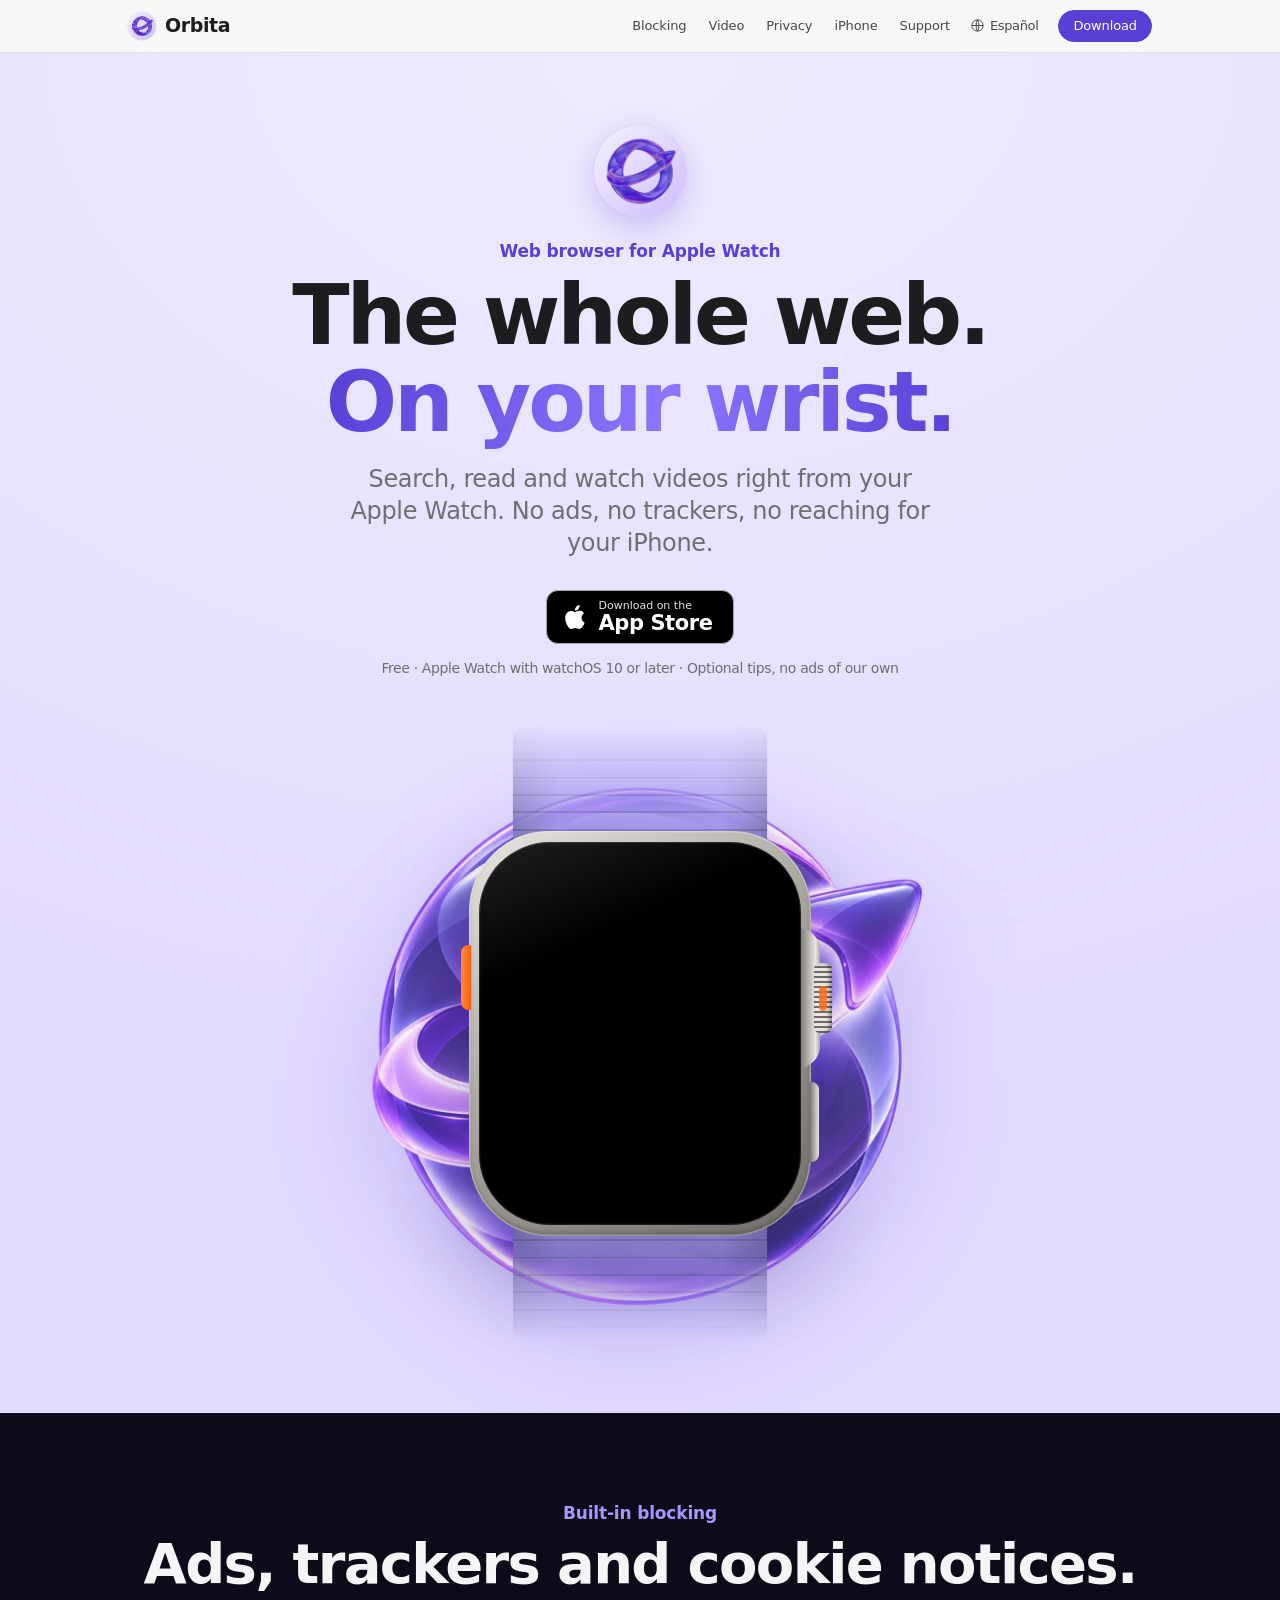
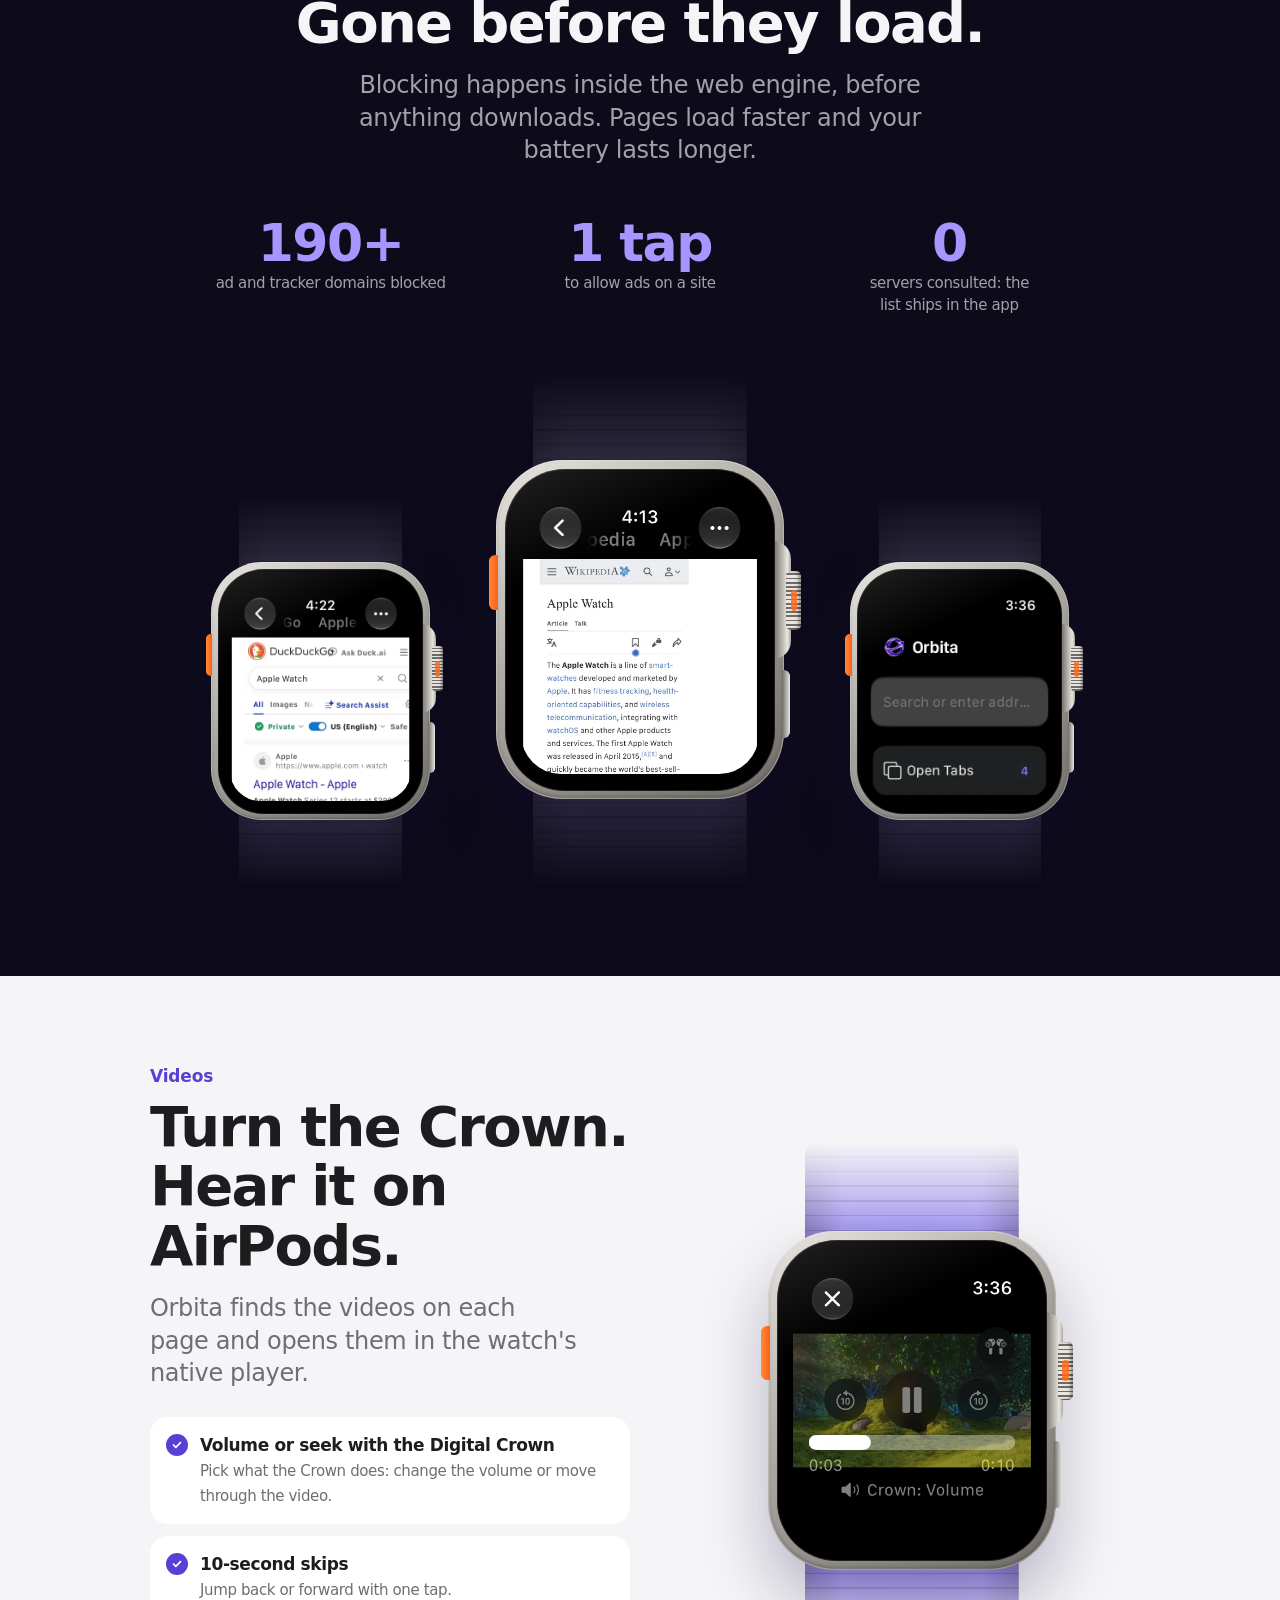
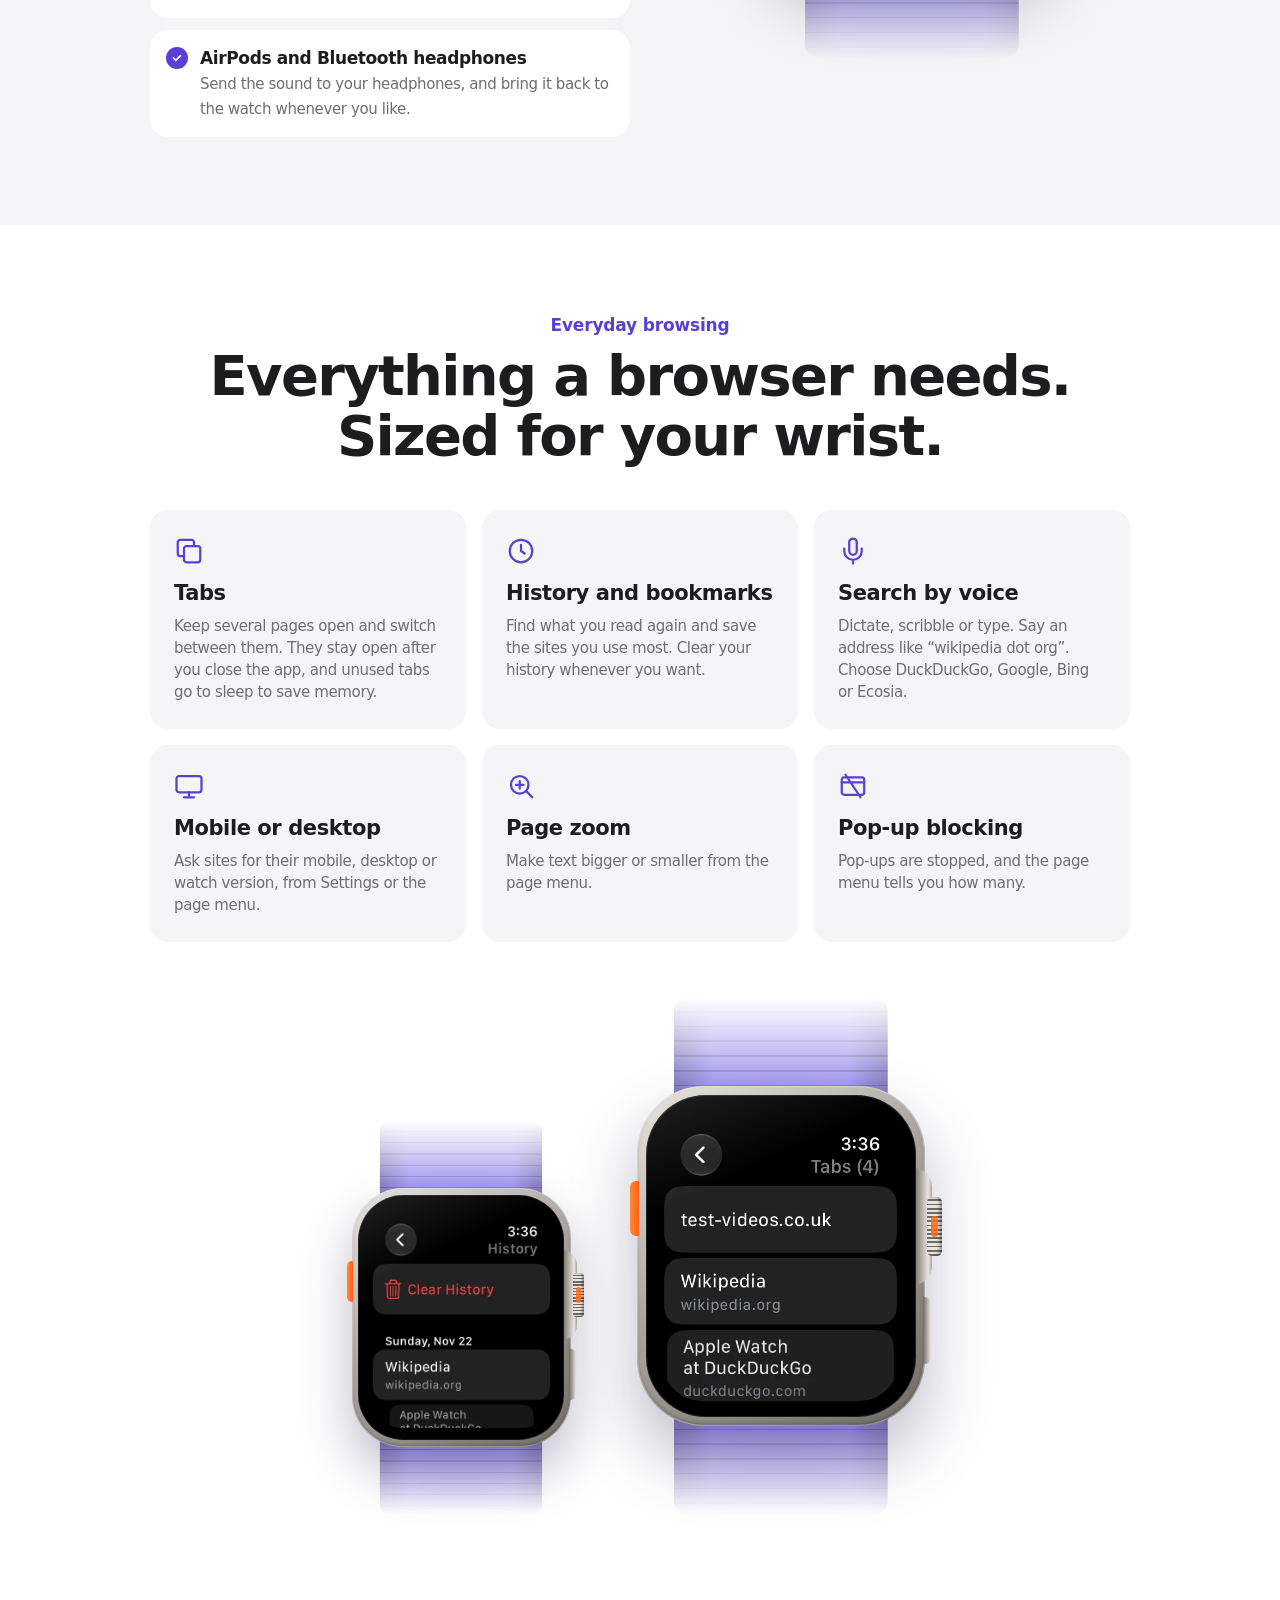
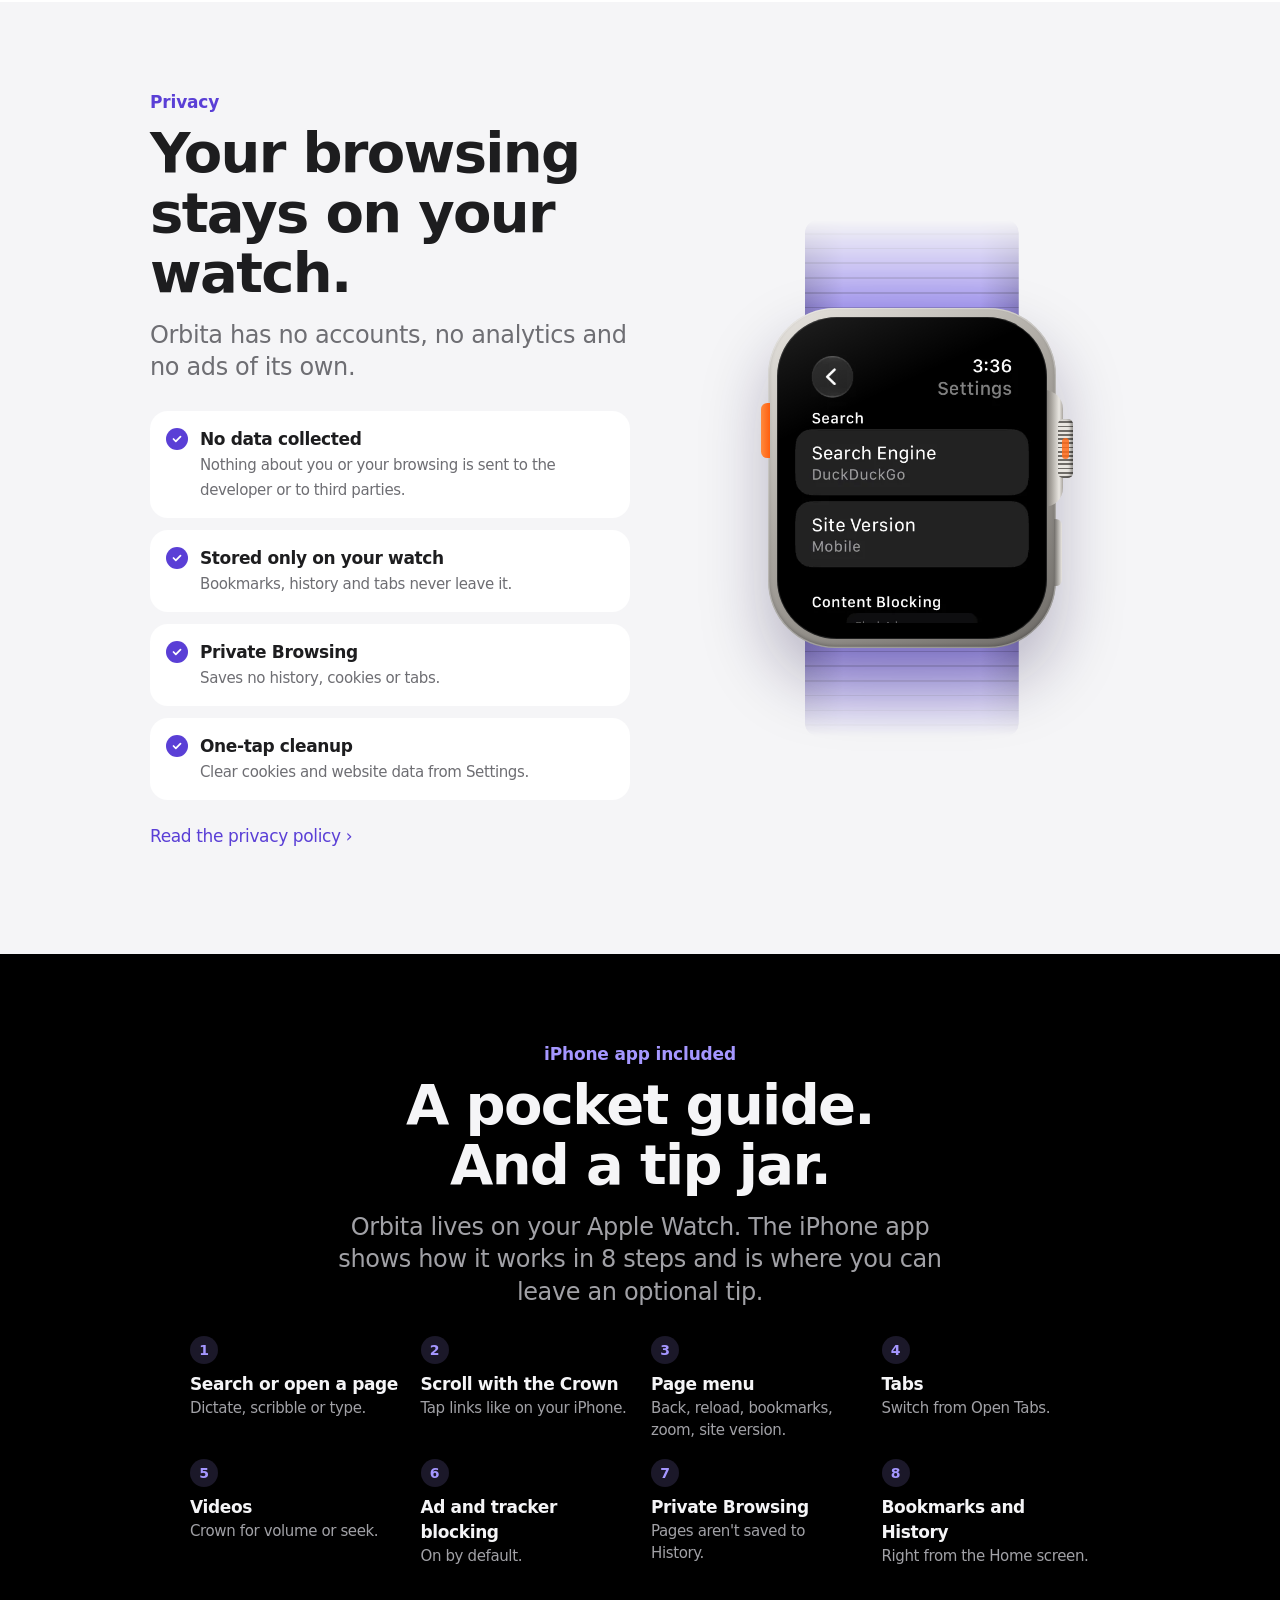
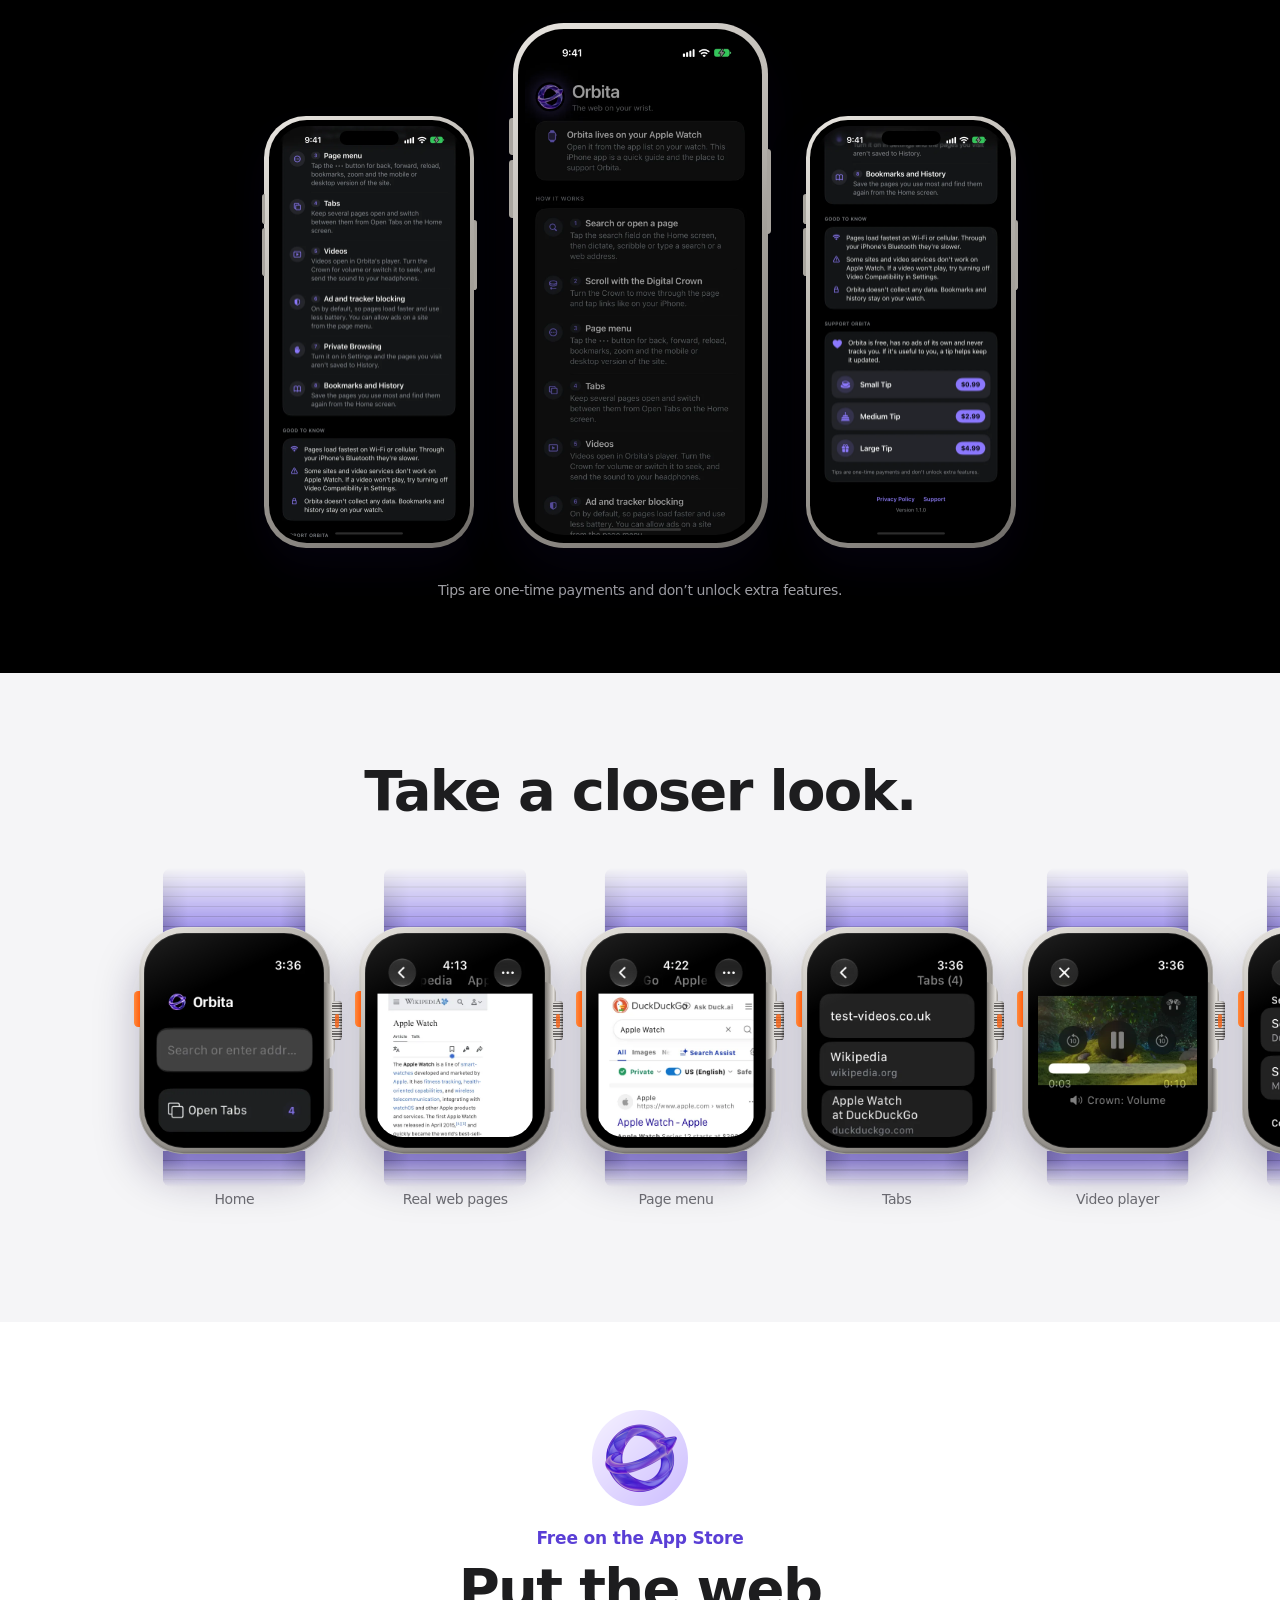
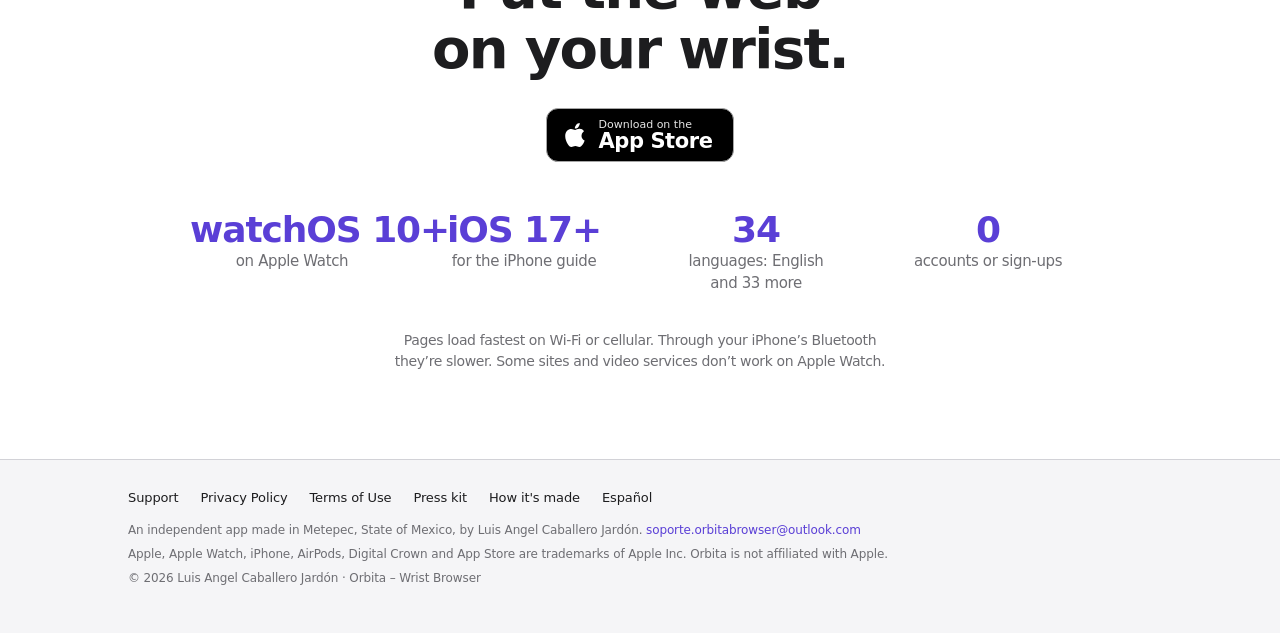
<file: index.html>
<!DOCTYPE html>
<html lang="en">
<head>
  <meta charset="utf-8">
  <meta name="viewport" content="width=device-width, initial-scale=1, viewport-fit=cover">
  <meta name="color-scheme" content="light dark">
  <title>Orbita – Wrist Browser · The whole web on your Apple Watch</title>
  <meta name="description" content="A web browser for Apple Watch with built-in ad, tracker and cookie-notice blocking, tabs, history and videos you control with the Digital Crown. No accounts, no tracking.">
  <meta name="theme-color" content="#efeaff" media="(prefers-color-scheme: light)">
  <meta name="theme-color" content="#000000" media="(prefers-color-scheme: dark)">
  <link rel="canonical" href="https://llcaballeroll.github.io/orbita_browser_web/">
  <link rel="alternate" hreflang="en" href="https://llcaballeroll.github.io/orbita_browser_web/">
  <link rel="alternate" hreflang="es" href="https://llcaballeroll.github.io/orbita_browser_web/es/">
  <link rel="alternate" hreflang="x-default" href="https://llcaballeroll.github.io/orbita_browser_web/">

  <meta property="og:type" content="website">
  <meta property="og:site_name" content="Orbita – Wrist Browser">
  <meta property="og:locale" content="en_US">
  <meta property="og:title" content="Orbita – Wrist Browser · The whole web on your Apple Watch">
  <meta property="og:description" content="A web browser for Apple Watch with built-in ad, tracker and cookie-notice blocking, tabs, history and videos you control with the Digital Crown. No accounts, no tracking.">
  <meta property="og:url" content="https://llcaballeroll.github.io/orbita_browser_web/">
  <meta property="og:image" content="https://llcaballeroll.github.io/orbita_browser_web/assets/img/og-image.jpg">
  <meta property="og:image:width" content="1200">
  <meta property="og:image:height" content="630">
  <meta name="twitter:card" content="summary_large_image">
  <meta name="apple-itunes-app" content="app-id=6825872586">

  <link rel="icon" type="image/png" sizes="32x32" href="assets/img/favicon-32.png">
  <link rel="icon" type="image/png" sizes="192x192" href="assets/img/icon-192.png">
  <link rel="apple-touch-icon" href="assets/img/apple-touch-icon.png">
  <link rel="stylesheet" href="css/styles.css">
  <link rel="preload" as="image" href="assets/shots/en/watch-01-home.webp" fetchpriority="high">
  <script type="application/ld+json">
  {
    "@context": "https://schema.org",
    "@type": "SoftwareApplication",
    "name": "Orbita – Wrist Browser",
    "operatingSystem": "watchOS 10.0 or later, iOS 17.0 or later",
    "applicationCategory": "UtilitiesApplication",
    "offers": { "@type": "Offer", "price": "0", "priceCurrency": "USD" },
    "downloadUrl": "https://apps.apple.com/us/app/orbita-wrist-browser/id6825872586",
    "author": { "@type": "Person", "name": "Luis Angel Caballero Jardón" },
    "image": "https://llcaballeroll.github.io/orbita_browser_web/assets/img/icon-512.png"
  }
  </script>
</head>
<body>
  <a class="skip-link" href="#main">Skip to content</a>

  <header class="nav">
    <nav class="wrap nav-inner" aria-label="Main">
      <a class="brand" href="./"><img src="assets/img/icon-192.png" alt="" width="28" height="28">Orbita</a>
      <div class="nav-links">
        <a href="#blocking">Blocking</a>
        <a href="#video">Video</a>
        <a href="#privacy">Privacy</a>
        <a href="#iphone">iPhone</a>
        <a href="support.html">Support</a>
      </div>
      <a class="lang" href="es/" hreflang="es" lang="es"><svg viewBox="0 0 24 24" aria-hidden="true"><circle cx="12" cy="12" r="9"/><path d="M3 12h18M12 3c3 3 3 15 0 18M12 3c-3 3-3 15 0 18"/></svg><span>Español</span></a>
      <a class="btn" href="https://apps.apple.com/us/app/orbita-wrist-browser/id6825872586" target="_blank" rel="noopener">Download</a>
    </nav>
  </header>

  <main id="main">
    <!-- Hero -->
    <section class="tile hero" aria-labelledby="hero-title">
      <div class="wrap">
        <img class="app-icon enter" src="assets/img/icon-192.png" alt="" width="92" height="92">
        <p class="eyebrow enter">Web browser for Apple Watch</p>
        <h1 id="hero-title" class="display enter">The whole web.<br><span class="grad">On your wrist.</span></h1>
        <p class="lead enter">Search, read and watch videos right from your Apple Watch. No ads, no trackers, no reaching for your iPhone.</p>
        <div class="enter">
          <div class="stores"><a class="store" href="https://apps.apple.com/us/app/orbita-wrist-browser/id6825872586" target="_blank" rel="noopener"><svg viewBox="0 0 24 24" aria-hidden="true"><path fill="currentColor" d="M16.37 1.43c0 1.14-.5 2.27-1.18 3.08-.74.9-1.99 1.57-2.99 1.57-.12 0-.23-.02-.3-.03-.01-.06-.04-.22-.04-.39 0-1.15.57-2.270 1.2-2.98.81-.94 2.15-1.64 3.250-1.68.03.13.06.28.06.43Zm4.56 15.71c-.03.07-.46 1.58-1.52 3.12-.94 1.34-1.94 2.71-3.43 2.71-1.52 0-1.9-.88-3.63-.88-1.7 0-2.3.91-3.67.91-1.38 0-2.33-1.26-3.43-2.8C4 18.38 2.97 15.57 2.97 12.920c0-4.28 2.8-6.55 5.55-6.55 1.45 0 2.67.95 3.6.95.86 0 2.22-1.01 3.9-1.01.61 0 2.89.06 4.37 2.19-.13.09-2.38 1.37-2.38 4.19 0 3.26 2.85 4.42 2.95 4.45Z"/></svg><span><small>Download on the</small><strong>App Store</strong></span></a></div>
          <p class="fineprint">Free · Apple Watch with watchOS 10 or later · Optional tips, no ads of our own</p>
        </div>
      </div>
      <div class="hero-stage">
        <img class="orbit" src="assets/img/orbit-640.webp" alt="" width="640" height="640">
        <div class="aw "><div class="aw-case"><i class="guard"></i><i class="crown"></i><i class="side"></i><i class="action"></i><div class="aw-glass"><div class="aw-screen cycle"><img src="assets/shots/en/watch-01-home.webp" alt="Orbita home screen with the search field and open tabs" width="422" height="514" fetchpriority="high"><img src="assets/shots/en/watch-02-page.webp" alt="A web page open in Orbita" width="422" height="514"><img src="assets/shots/en/watch-05-video.webp" alt="Orbita's video player with Digital Crown volume" width="422" height="514"></div></div></div></div>
      </div>
    </section>

    <!-- Bloqueo -->
    <section id="blocking" class="tile dark" aria-labelledby="blocking-title">
      <div class="wrap">
        <p class="eyebrow">Built-in blocking</p>
        <h2 id="blocking-title" class="headline reveal">Ads, trackers and cookie notices.<br>Gone before they load.</h2>
        <p class="lead reveal">Blocking happens inside the web engine, before anything downloads. Pages load faster and your battery lasts longer.</p>
        <div class="facts reveal"><div><b>190+</b><span>ad and tracker domains blocked</span></div><div><b>1 tap</b><span>to allow ads on a site</span></div><div><b>0</b><span>servers consulted: the list ships in the app</span></div></div>
      </div>
      <div class="stage">
        <figure class="side"><div class="aw "><div class="aw-case"><i class="guard"></i><i class="crown"></i><i class="side"></i><i class="action"></i><div class="aw-glass"><div class="aw-screen"><img src="assets/shots/en/watch-03-menu.webp" alt="Page menu with back, reload, tabs and site options" width="422" height="514" loading="lazy"></div></div></div></div></figure>
        <figure><div class="aw big"><div class="aw-case"><i class="guard"></i><i class="crown"></i><i class="side"></i><i class="action"></i><div class="aw-glass"><div class="aw-screen"><img src="assets/shots/en/watch-02-page.webp" alt="A web page open in Orbita" width="422" height="514" loading="lazy"></div></div></div></div></figure>
        <figure class="side"><div class="aw "><div class="aw-case"><i class="guard"></i><i class="crown"></i><i class="side"></i><i class="action"></i><div class="aw-glass"><div class="aw-screen"><img src="assets/shots/en/watch-01-home.webp" alt="Orbita home screen with the search field and open tabs" width="422" height="514" loading="lazy"></div></div></div></div></figure>
      </div>
    </section>

    <!-- Videos -->
    <section id="video" class="tile alt" aria-labelledby="video-title">
      <div class="wrap split">
        <div>
          <p class="eyebrow">Videos</p>
          <h2 id="video-title" class="headline reveal">Turn the Crown.<br>Hear it on AirPods.</h2>
          <p class="lead reveal">Orbita finds the videos on each page and opens them in the watch's native player.</p>
          <ul class="checks reveal"><li><strong>Volume or seek with the Digital Crown</strong><span>Pick what the Crown does: change the volume or move through the video.</span></li><li><strong>10-second skips</strong><span>Jump back or forward with one tap.</span></li><li><strong>AirPods and Bluetooth headphones</strong><span>Send the sound to your headphones, and bring it back to the watch whenever you like.</span></li></ul>
        </div>
        <div class="stage"><div class="aw big"><div class="aw-case"><i class="guard"></i><i class="crown"></i><i class="side"></i><i class="action"></i><div class="aw-glass"><div class="aw-screen"><img src="assets/shots/en/watch-05-video.webp" alt="Orbita's video player with Digital Crown volume" width="422" height="514" loading="lazy"></div></div></div></div></div>
      </div>
    </section>

    <!-- Navegación diaria -->
    <section id="browse" class="tile" aria-labelledby="browse-title">
      <div class="wrap">
        <p class="eyebrow">Everyday browsing</p>
        <h2 id="browse-title" class="headline reveal">Everything a browser needs.<br>Sized for your wrist.</h2>
        <div class="cards reveal"><article class="card"><span class="ico"><svg viewBox="0 0 24 24" aria-hidden="true"><rect x="8" y="8" width="13" height="13" rx="2"/><path d="M16 8V5a2 2 0 0 0-2-2H5a2 2 0 0 0-2 2v9a2 2 0 0 0 2 2h3"/></svg></span><h3>Tabs</h3><p>Keep several pages open and switch between them. They stay open after you close the app, and unused tabs go to sleep to save memory.</p></article><article class="card"><span class="ico"><svg viewBox="0 0 24 24" aria-hidden="true"><circle cx="12" cy="12" r="9"/><path d="M12 7v5l3 2"/></svg></span><h3>History and bookmarks</h3><p>Find what you read again and save the sites you use most. Clear your history whenever you want.</p></article><article class="card"><span class="ico"><svg viewBox="0 0 24 24" aria-hidden="true"><path d="M12 2a3 3 0 0 0-3 3v7a3 3 0 0 0 6 0V5a3 3 0 0 0-3-3z"/><path d="M19 10v2a7 7 0 0 1-14 0v-2M12 19v3"/></svg></span><h3>Search by voice</h3><p>Dictate, scribble or type. Say an address like “wikipedia dot org”. Choose DuckDuckGo, Google, Bing or Ecosia.</p></article><article class="card"><span class="ico"><svg viewBox="0 0 24 24" aria-hidden="true"><rect x="2" y="4" width="20" height="13" rx="2"/><path d="M8 21h8M12 17v4"/></svg></span><h3>Mobile or desktop</h3><p>Ask sites for their mobile, desktop or watch version, from Settings or the page menu.</p></article><article class="card"><span class="ico"><svg viewBox="0 0 24 24" aria-hidden="true"><circle cx="11" cy="11" r="7"/><path d="m21 21-4.3-4.3M8 11h6M11 8v6"/></svg></span><h3>Page zoom</h3><p>Make text bigger or smaller from the page menu.</p></article><article class="card"><span class="ico"><svg viewBox="0 0 24 24" aria-hidden="true"><rect x="3" y="5" width="18" height="14" rx="2"/><path d="M3 9h18M6 3l12 18"/></svg></span><h3>Pop-up blocking</h3><p>Pop-ups are stopped, and the page menu tells you how many.</p></article></div>
      </div>
      <div class="stage">
        <figure class="side"><div class="aw "><div class="aw-case"><i class="guard"></i><i class="crown"></i><i class="side"></i><i class="action"></i><div class="aw-glass"><div class="aw-screen"><img src="assets/shots/en/watch-07-history.webp" alt="History" width="422" height="514" loading="lazy"></div></div></div></div></figure>
        <figure><div class="aw big"><div class="aw-case"><i class="guard"></i><i class="crown"></i><i class="side"></i><i class="action"></i><div class="aw-glass"><div class="aw-screen"><img src="assets/shots/en/watch-04-tabs.webp" alt="List of open tabs" width="422" height="514" loading="lazy"></div></div></div></div></figure>
      </div>
    </section>

    <!-- Privacidad -->
    <section id="privacy" class="tile alt" aria-labelledby="privacy-title">
      <div class="wrap split">
        <div>
          <p class="eyebrow">Privacy</p>
          <h2 id="privacy-title" class="headline reveal">Your browsing<br>stays on your watch.</h2>
          <p class="lead reveal">Orbita has no accounts, no analytics and no ads of its own.</p>
          <ul class="checks reveal"><li><strong>No data collected</strong><span>Nothing about you or your browsing is sent to the developer or to third parties.</span></li><li><strong>Stored only on your watch</strong><span>Bookmarks, history and tabs never leave it.</span></li><li><strong>Private Browsing</strong><span>Saves no history, cookies or tabs.</span></li><li><strong>One-tap cleanup</strong><span>Clear cookies and website data from Settings.</span></li></ul>
          <p style="margin-top:24px"><a href="privacy.html">Read the privacy policy ›</a></p>
        </div>
        <div class="stage"><div class="aw big"><div class="aw-case"><i class="guard"></i><i class="crown"></i><i class="side"></i><i class="action"></i><div class="aw-glass"><div class="aw-screen"><img src="assets/shots/en/watch-06-settings.webp" alt="Orbita settings: search engine, site version and content blocking" width="422" height="514" loading="lazy"></div></div></div></div></div>
      </div>
    </section>

    <!-- iPhone -->
    <section id="iphone" class="tile dark black" aria-labelledby="iphone-title">
      <div class="wrap">
        <p class="eyebrow">iPhone app included</p>
        <h2 id="iphone-title" class="headline reveal">A pocket guide.<br>And a tip jar.</h2>
        <p class="lead reveal">Orbita lives on your Apple Watch. The iPhone app shows how it works in 8 steps and is where you can leave an optional tip.</p>
        <ol class="steps reveal" style="max-width:900px;margin-inline:auto"><li><strong>Search or open a page</strong>Dictate, scribble or type.</li><li><strong>Scroll with the Crown</strong>Tap links like on your iPhone.</li><li><strong>Page menu</strong>Back, reload, bookmarks, zoom, site version.</li><li><strong>Tabs</strong>Switch from Open Tabs.</li><li><strong>Videos</strong>Crown for volume or seek.</li><li><strong>Ad and tracker blocking</strong>On by default.</li><li><strong>Private Browsing</strong>Pages aren't saved to History.</li><li><strong>Bookmarks and History</strong>Right from the Home screen.</li></ol>
      </div>
      <div class="stage">
        <div class="ip side"><div class="ip-case"><i class="b1"></i><i class="b2"></i><i class="b3"></i><div class="ip-glass"><div class="ip-screen"><img src="assets/shots/en/iphone-02-center.webp" alt="Guide steps on iPhone" width="760" height="1652" loading="lazy"></div></div></div></div>
        <div class="ip "><div class="ip-case"><i class="b1"></i><i class="b2"></i><i class="b3"></i><div class="ip-glass"><div class="ip-screen"><img src="assets/shots/en/iphone-01-top.webp" alt="Top of the iPhone app with the guide" width="760" height="1652" loading="lazy"></div></div></div></div>
        <div class="ip side"><div class="ip-case"><i class="b1"></i><i class="b2"></i><i class="b3"></i><div class="ip-glass"><div class="ip-screen"><img src="assets/shots/en/iphone-03-bottom.webp" alt="Tips on iPhone" width="760" height="1652" loading="lazy"></div></div></div></div>
      </div>
      <p class="fineprint" style="margin-top:-56px;padding-bottom:72px">Tips are one-time payments and don’t unlock extra features.</p>
    </section>

    <!-- Galería -->
    <section class="tile alt" aria-labelledby="gallery-title">
      <div class="wrap">
        <h2 id="gallery-title" class="headline">Take a closer look.</h2>
      </div>
      <div class="gallery">
        <div class="gallery-track" tabindex="0" role="group" aria-label="Screenshots, scroll sideways">
          <figure><div class="aw "><div class="aw-case"><i class="guard"></i><i class="crown"></i><i class="side"></i><i class="action"></i><div class="aw-glass"><div class="aw-screen"><img src="assets/shots/en/watch-01-home.webp" alt="" width="422" height="514" loading="lazy"></div></div></div></div><figcaption>Home</figcaption></figure>
          <figure><div class="aw "><div class="aw-case"><i class="guard"></i><i class="crown"></i><i class="side"></i><i class="action"></i><div class="aw-glass"><div class="aw-screen"><img src="assets/shots/en/watch-02-page.webp" alt="" width="422" height="514" loading="lazy"></div></div></div></div><figcaption>Real web pages</figcaption></figure>
          <figure><div class="aw "><div class="aw-case"><i class="guard"></i><i class="crown"></i><i class="side"></i><i class="action"></i><div class="aw-glass"><div class="aw-screen"><img src="assets/shots/en/watch-03-menu.webp" alt="" width="422" height="514" loading="lazy"></div></div></div></div><figcaption>Page menu</figcaption></figure>
          <figure><div class="aw "><div class="aw-case"><i class="guard"></i><i class="crown"></i><i class="side"></i><i class="action"></i><div class="aw-glass"><div class="aw-screen"><img src="assets/shots/en/watch-04-tabs.webp" alt="" width="422" height="514" loading="lazy"></div></div></div></div><figcaption>Tabs</figcaption></figure>
          <figure><div class="aw "><div class="aw-case"><i class="guard"></i><i class="crown"></i><i class="side"></i><i class="action"></i><div class="aw-glass"><div class="aw-screen"><img src="assets/shots/en/watch-05-video.webp" alt="" width="422" height="514" loading="lazy"></div></div></div></div><figcaption>Video player</figcaption></figure>
          <figure><div class="aw "><div class="aw-case"><i class="guard"></i><i class="crown"></i><i class="side"></i><i class="action"></i><div class="aw-glass"><div class="aw-screen"><img src="assets/shots/en/watch-06-settings.webp" alt="" width="422" height="514" loading="lazy"></div></div></div></div><figcaption>Settings</figcaption></figure>
          <figure><div class="aw "><div class="aw-case"><i class="guard"></i><i class="crown"></i><i class="side"></i><i class="action"></i><div class="aw-glass"><div class="aw-screen"><img src="assets/shots/en/watch-07-history.webp" alt="" width="422" height="514" loading="lazy"></div></div></div></div><figcaption>History</figcaption></figure>
        </div>
      </div>
    </section>

    <!-- Descargar -->
    <section id="get" class="tile pad" aria-labelledby="get-title">
      <div class="wrap">
        <img class="reveal" src="assets/img/icon-192.png" alt="" width="96" height="96" style="width:96px;border-radius:50%;margin:0 auto 20px">
        <p class="eyebrow">Free on the App Store</p>
        <h2 id="get-title" class="headline reveal">Put the web<br>on your wrist.</h2>
        <div class="stores"><a class="store" href="https://apps.apple.com/us/app/orbita-wrist-browser/id6825872586" target="_blank" rel="noopener"><svg viewBox="0 0 24 24" aria-hidden="true"><path fill="currentColor" d="M16.37 1.43c0 1.14-.5 2.27-1.18 3.08-.74.9-1.99 1.57-2.99 1.57-.12 0-.23-.02-.3-.03-.01-.06-.04-.22-.04-.39 0-1.15.57-2.270 1.2-2.98.81-.94 2.15-1.64 3.250-1.68.03.13.06.28.06.43Zm4.56 15.71c-.03.07-.46 1.58-1.52 3.12-.94 1.34-1.94 2.71-3.43 2.71-1.52 0-1.9-.88-3.63-.88-1.7 0-2.3.91-3.67.91-1.38 0-2.33-1.26-3.43-2.8C4 18.38 2.97 15.57 2.97 12.920c0-4.28 2.8-6.55 5.55-6.55 1.45 0 2.67.95 3.6.95.86 0 2.22-1.01 3.9-1.01.61 0 2.89.06 4.37 2.19-.13.09-2.38 1.37-2.38 4.19 0 3.26 2.85 4.42 2.95 4.45Z"/></svg><span><small>Download on the</small><strong>App Store</strong></span></a></div>
        <div class="facts small reveal"><div><b>watchOS 10+</b><span>on Apple Watch</span></div><div><b>iOS 17+</b><span>for the iPhone guide</span></div><div><b>34</b><span>languages: English and 33 more</span></div><div><b>0</b><span>accounts or sign-ups</span></div></div>
        <p class="fineprint" style="margin-top:36px">Pages load fastest on Wi-Fi or cellular. Through your iPhone’s Bluetooth they’re slower. Some sites and video services don’t work on Apple Watch.</p>
      </div>
    </section>
  </main>

  <footer class="footer">
    <div class="wrap">
      <div class="footer-links">
        <a href="support.html">Support</a>
        <a href="privacy.html">Privacy Policy</a>
        <a href="terms.html">Terms of Use</a>
        <a href="presskit.html">Press kit</a>
        <a href="technical.html">How it's made</a>
        <a href="es/" hreflang="es" lang="es">Español</a>
      </div>
      <p>An independent app made in Metepec, State of Mexico, by Luis Angel Caballero Jardón. <a href="mailto:soporte.orbitabrowser@outlook.com">soporte.orbitabrowser@outlook.com</a></p>
      <p>Apple, Apple Watch, iPhone, AirPods, Digital Crown and App Store are trademarks of Apple Inc. Orbita is not affiliated with Apple.</p>
      <p>© 2026 Luis Angel Caballero Jardón · Orbita – Wrist Browser</p>
    </div>
  </footer>
</body>
</html>
</file>
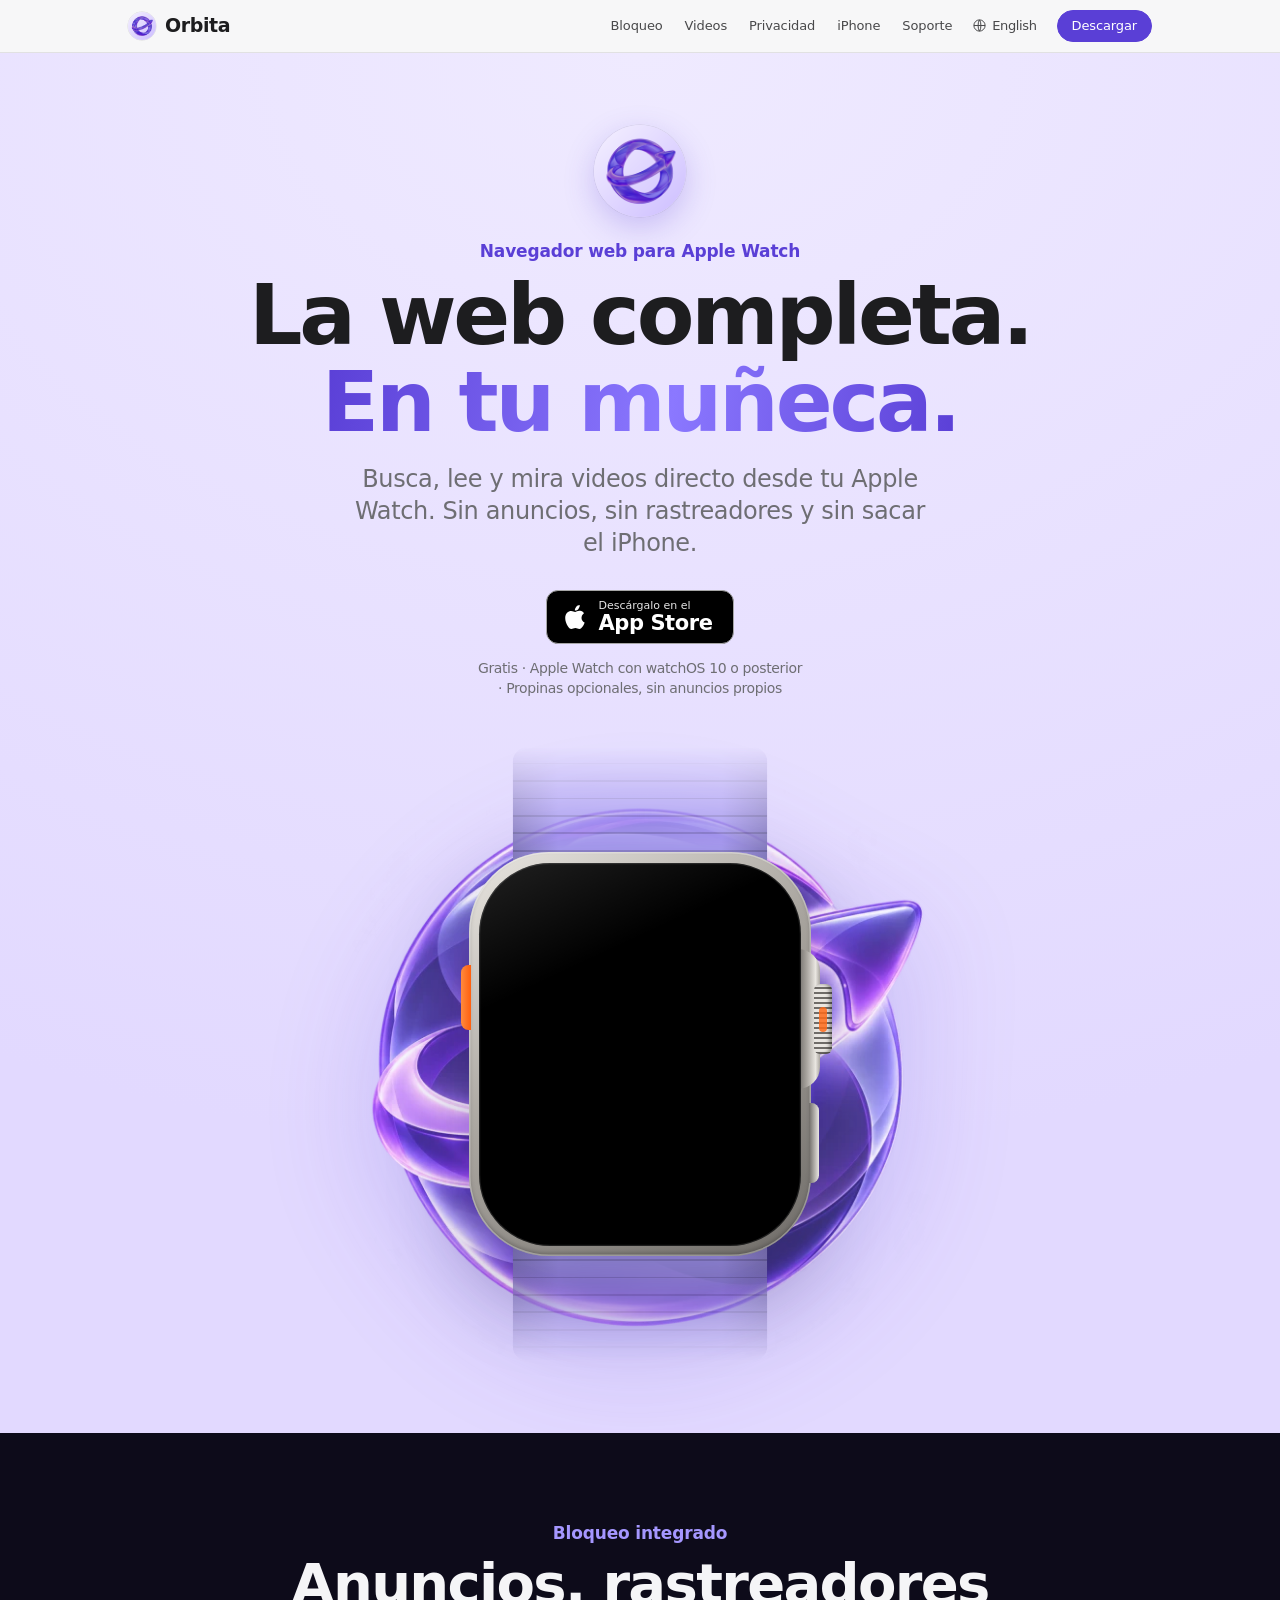
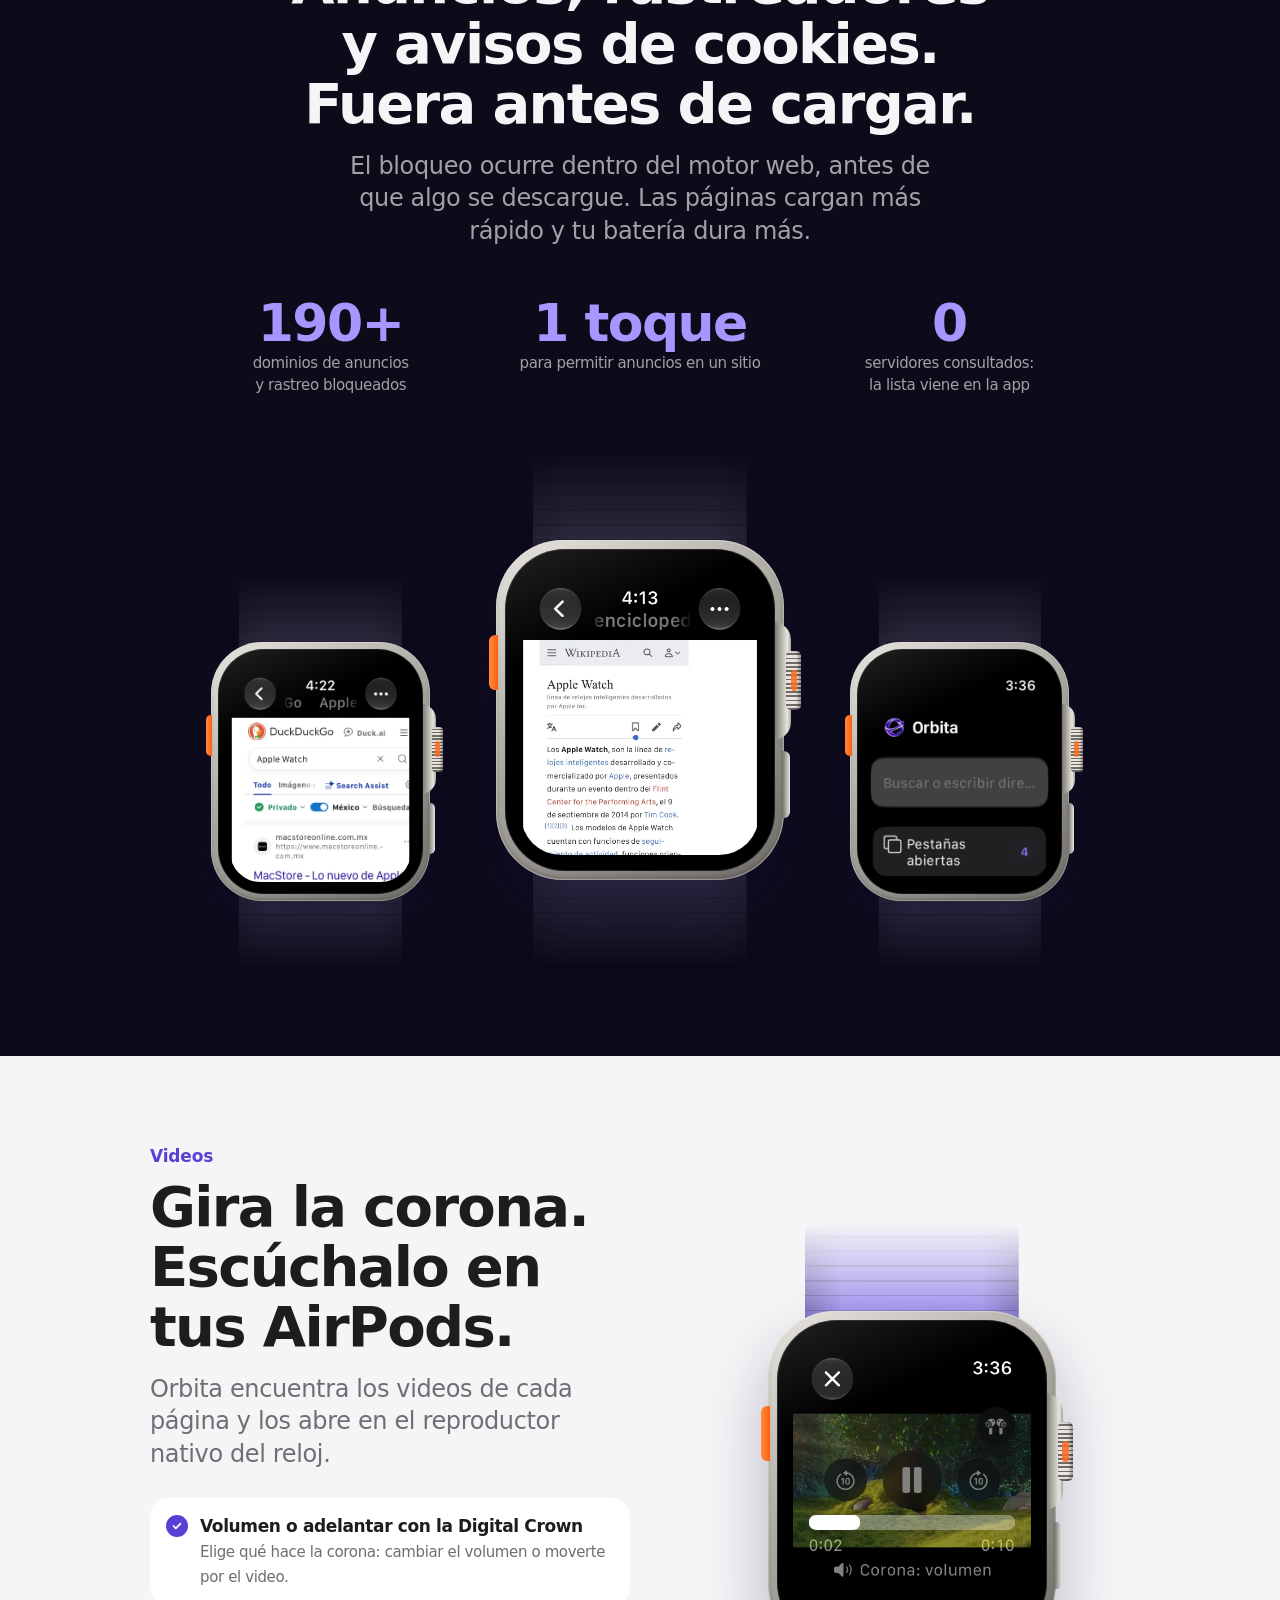
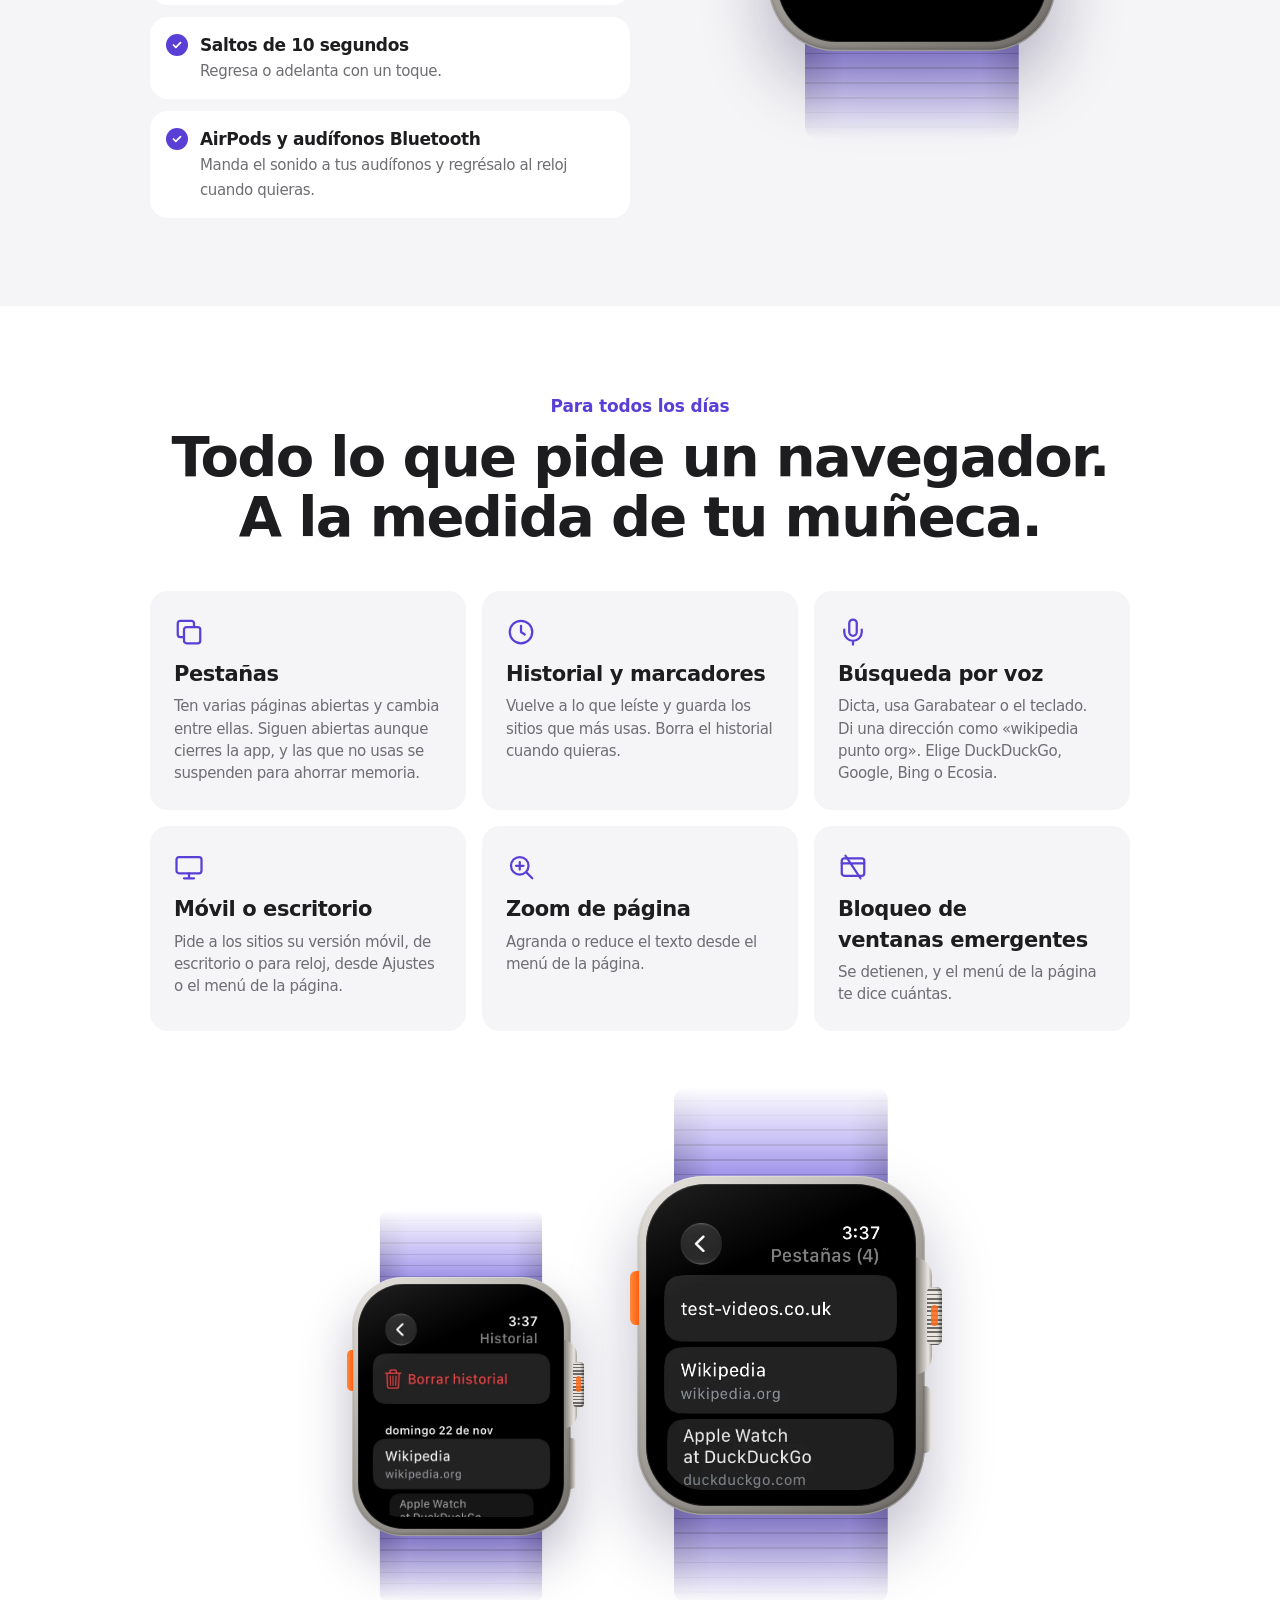
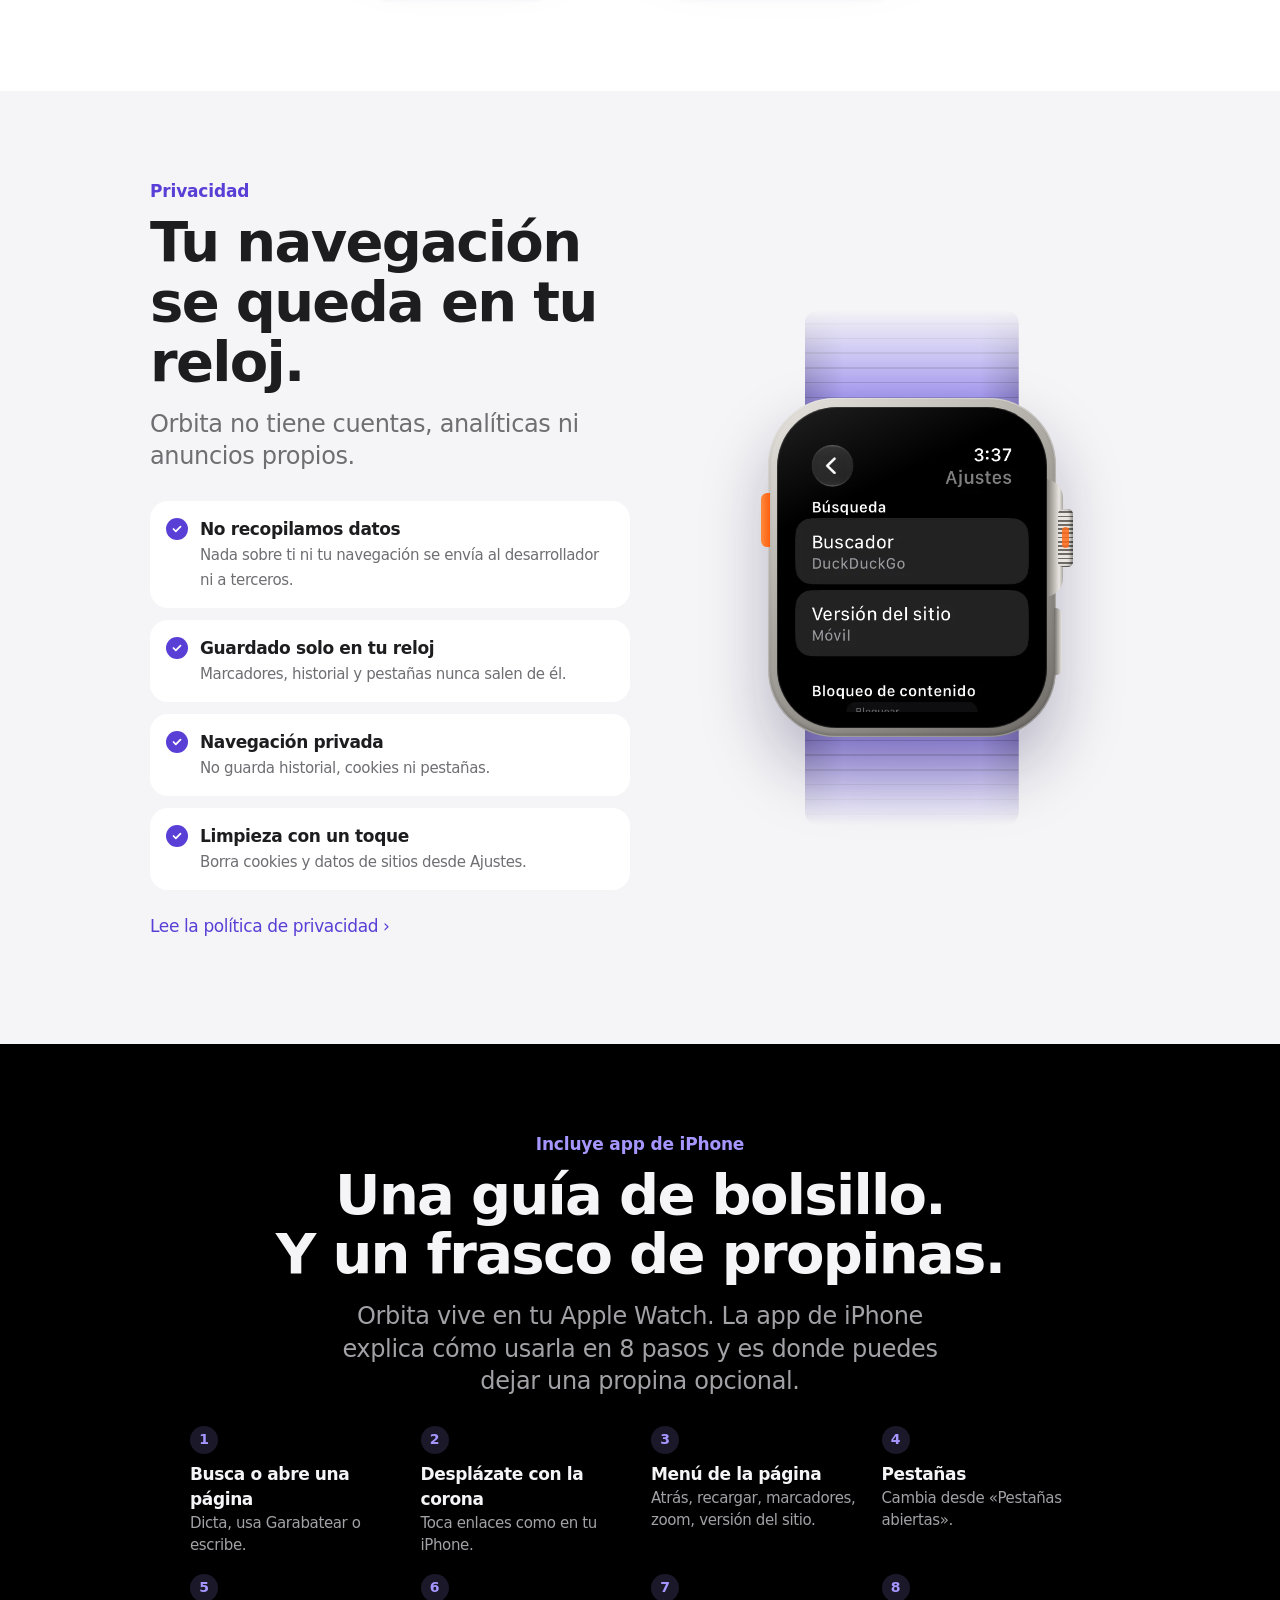
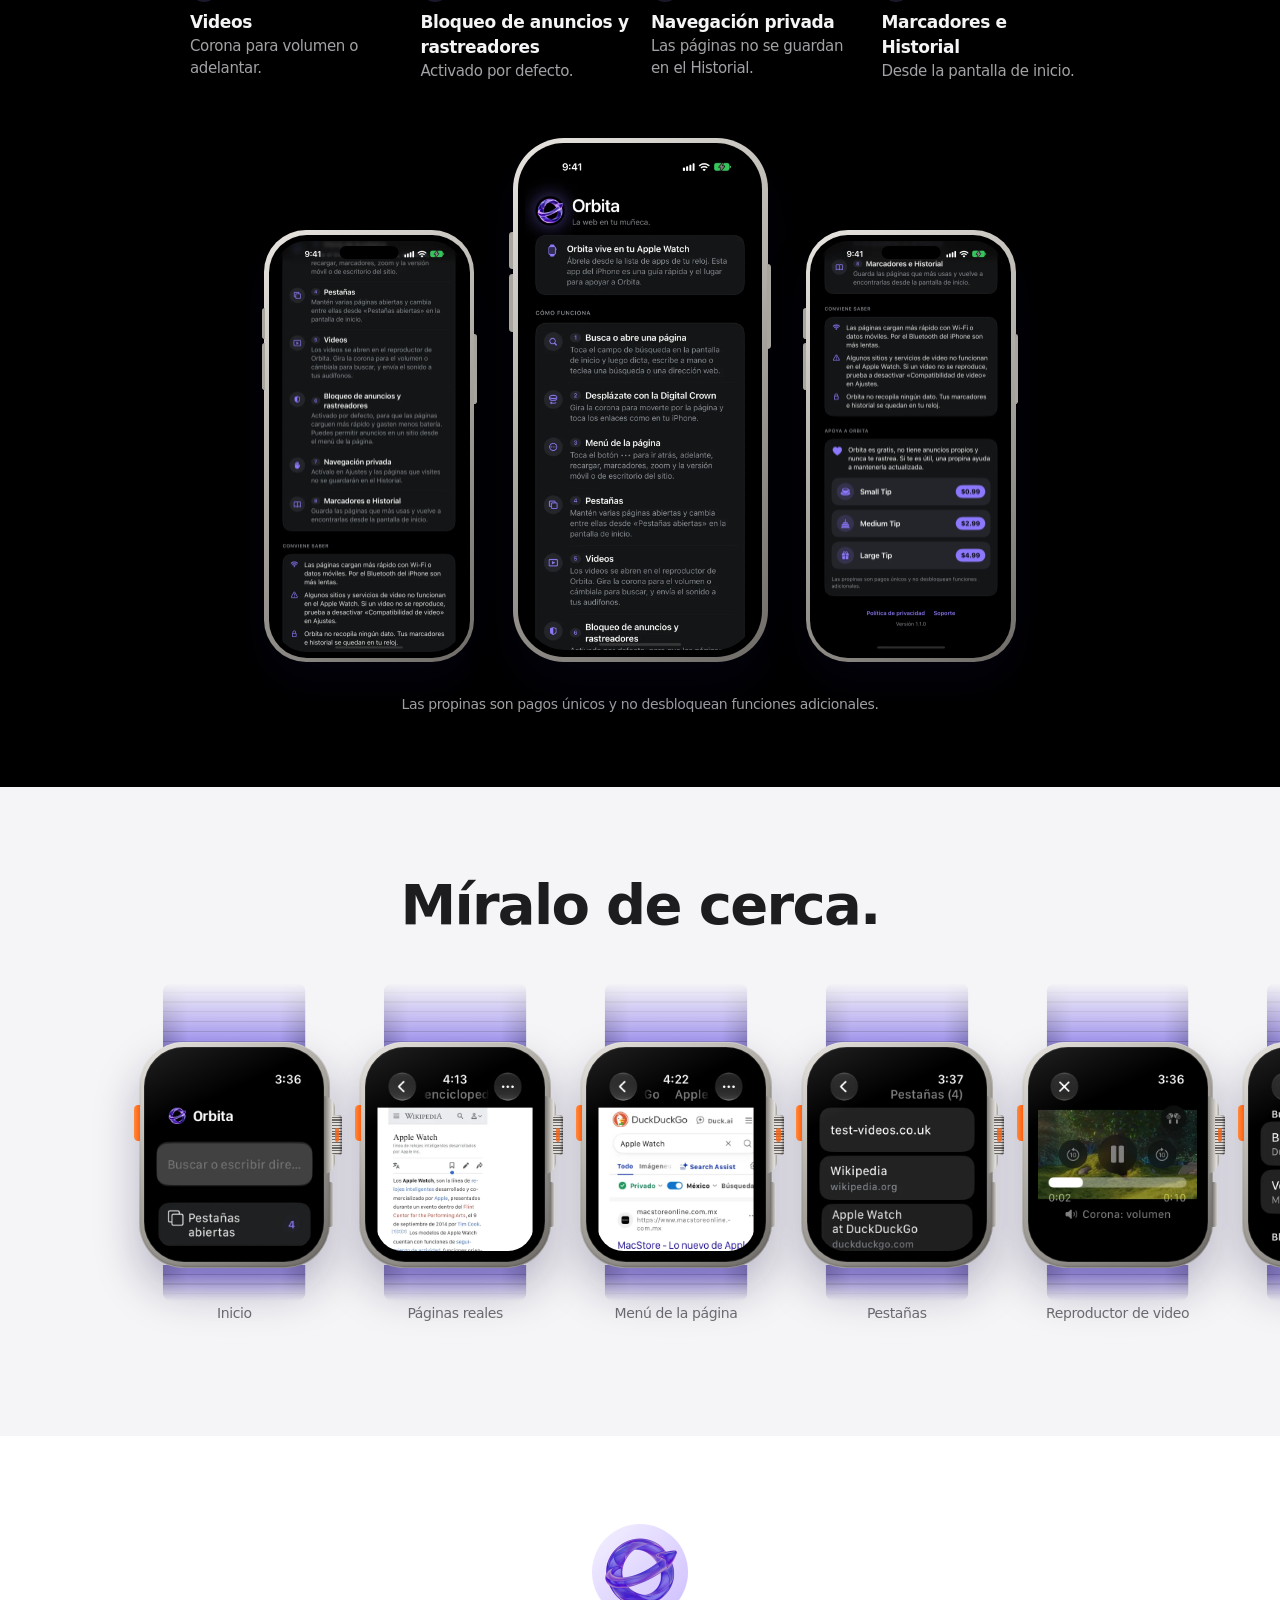
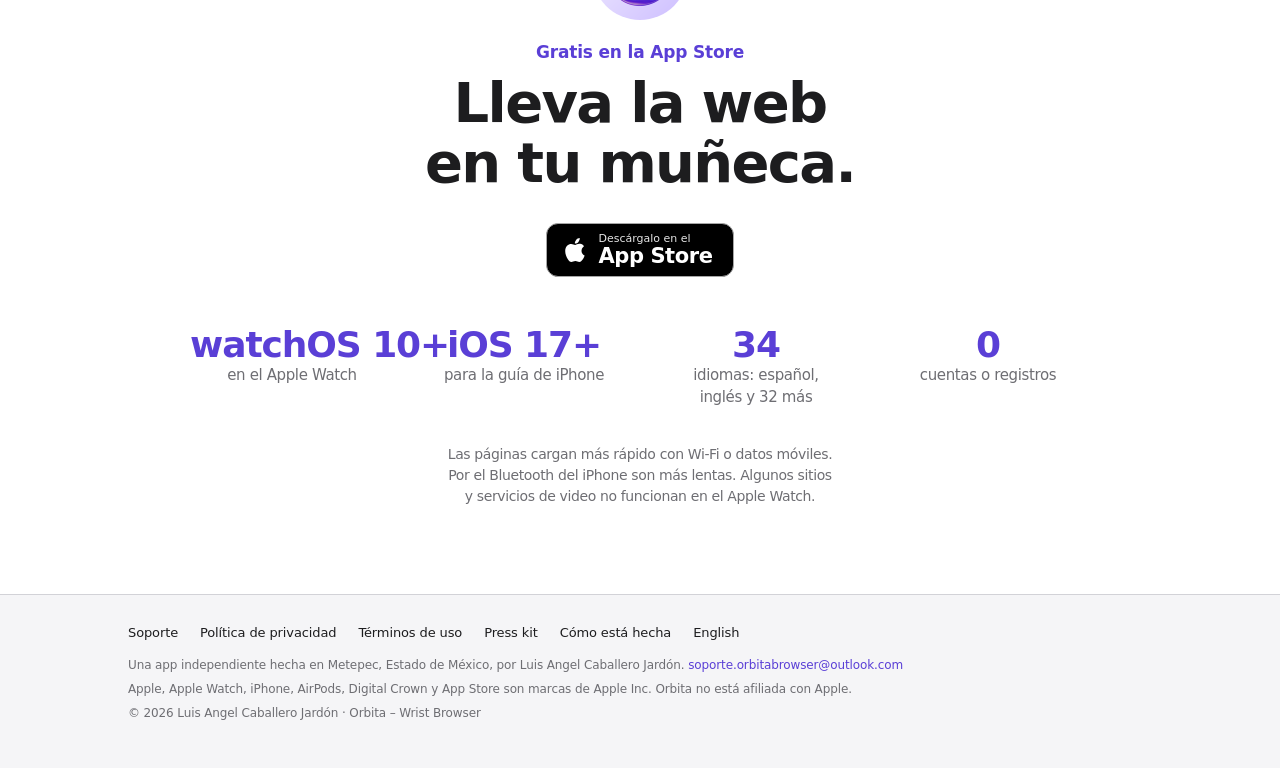
<file: es/index.html>
<!DOCTYPE html>
<html lang="es">
<head>
  <meta charset="utf-8">
  <meta name="viewport" content="width=device-width, initial-scale=1, viewport-fit=cover">
  <meta name="color-scheme" content="light dark">
  <title>Orbita – Wrist Browser · La web completa en tu Apple Watch</title>
  <meta name="description" content="Navegador web para Apple Watch con bloqueo de anuncios, rastreadores y avisos de cookies, pestañas, historial y videos que controlas con la Digital Crown. Sin cuentas ni rastreo.">
  <meta name="theme-color" content="#efeaff" media="(prefers-color-scheme: light)">
  <meta name="theme-color" content="#000000" media="(prefers-color-scheme: dark)">
  <link rel="canonical" href="https://llcaballeroll.github.io/orbita_browser_web/es/">
  <link rel="alternate" hreflang="en" href="https://llcaballeroll.github.io/orbita_browser_web/">
  <link rel="alternate" hreflang="es" href="https://llcaballeroll.github.io/orbita_browser_web/es/">
  <link rel="alternate" hreflang="x-default" href="https://llcaballeroll.github.io/orbita_browser_web/">

  <meta property="og:type" content="website">
  <meta property="og:site_name" content="Orbita – Wrist Browser">
  <meta property="og:locale" content="es_MX">
  <meta property="og:title" content="Orbita – Wrist Browser · La web completa en tu Apple Watch">
  <meta property="og:description" content="Navegador web para Apple Watch con bloqueo de anuncios, rastreadores y avisos de cookies, pestañas, historial y videos que controlas con la Digital Crown. Sin cuentas ni rastreo.">
  <meta property="og:url" content="https://llcaballeroll.github.io/orbita_browser_web/es/">
  <meta property="og:image" content="https://llcaballeroll.github.io/orbita_browser_web/assets/img/og-image.jpg">
  <meta property="og:image:width" content="1200">
  <meta property="og:image:height" content="630">
  <meta name="twitter:card" content="summary_large_image">
  <meta name="apple-itunes-app" content="app-id=6825872586">

  <link rel="icon" type="image/png" sizes="32x32" href="../assets/img/favicon-32.png">
  <link rel="icon" type="image/png" sizes="192x192" href="../assets/img/icon-192.png">
  <link rel="apple-touch-icon" href="../assets/img/apple-touch-icon.png">
  <link rel="stylesheet" href="../css/styles.css">
  <link rel="preload" as="image" href="../assets/shots/es/watch-01-home.webp" fetchpriority="high">
  <script type="application/ld+json">
  {
    "@context": "https://schema.org",
    "@type": "SoftwareApplication",
    "name": "Orbita – Wrist Browser",
    "operatingSystem": "watchOS 10.0 or later, iOS 17.0 or later",
    "applicationCategory": "UtilitiesApplication",
    "offers": { "@type": "Offer", "price": "0", "priceCurrency": "USD" },
    "downloadUrl": "https://apps.apple.com/us/app/orbita-wrist-browser/id6825872586",
    "author": { "@type": "Person", "name": "Luis Angel Caballero Jardón" },
    "image": "https://llcaballeroll.github.io/orbita_browser_web/assets/img/icon-512.png"
  }
  </script>
</head>
<body>
  <a class="skip-link" href="#main">Saltar al contenido</a>

  <header class="nav">
    <nav class="wrap nav-inner" aria-label="Principal">
      <a class="brand" href="./"><img src="../assets/img/icon-192.png" alt="" width="28" height="28">Orbita</a>
      <div class="nav-links">
        <a href="#blocking">Bloqueo</a>
        <a href="#video">Videos</a>
        <a href="#privacy">Privacidad</a>
        <a href="#iphone">iPhone</a>
        <a href="support.html">Soporte</a>
      </div>
      <a class="lang" href="../" hreflang="en" lang="en"><svg viewBox="0 0 24 24" aria-hidden="true"><circle cx="12" cy="12" r="9"/><path d="M3 12h18M12 3c3 3 3 15 0 18M12 3c-3 3-3 15 0 18"/></svg><span>English</span></a>
      <a class="btn" href="https://apps.apple.com/us/app/orbita-wrist-browser/id6825872586" target="_blank" rel="noopener">Descargar</a>
    </nav>
  </header>

  <main id="main">
    <!-- Hero -->
    <section class="tile hero" aria-labelledby="hero-title">
      <div class="wrap">
        <img class="app-icon enter" src="../assets/img/icon-192.png" alt="" width="92" height="92">
        <p class="eyebrow enter">Navegador web para Apple Watch</p>
        <h1 id="hero-title" class="display enter">La web completa.<br><span class="grad">En tu muñeca.</span></h1>
        <p class="lead enter">Busca, lee y mira videos directo desde tu Apple Watch. Sin anuncios, sin rastreadores y sin sacar el iPhone.</p>
        <div class="enter">
          <div class="stores"><a class="store" href="https://apps.apple.com/us/app/orbita-wrist-browser/id6825872586" target="_blank" rel="noopener"><svg viewBox="0 0 24 24" aria-hidden="true"><path fill="currentColor" d="M16.37 1.43c0 1.14-.5 2.27-1.18 3.08-.74.9-1.99 1.57-2.99 1.57-.12 0-.23-.02-.3-.03-.01-.06-.04-.22-.04-.39 0-1.15.57-2.270 1.2-2.98.81-.94 2.15-1.64 3.250-1.68.03.13.06.28.06.43Zm4.56 15.71c-.03.07-.46 1.58-1.52 3.12-.94 1.34-1.94 2.71-3.43 2.71-1.52 0-1.9-.88-3.63-.88-1.7 0-2.3.91-3.67.91-1.38 0-2.33-1.26-3.43-2.8C4 18.38 2.97 15.57 2.97 12.920c0-4.28 2.8-6.55 5.55-6.55 1.45 0 2.67.95 3.6.95.86 0 2.22-1.01 3.9-1.01.61 0 2.89.06 4.37 2.19-.13.09-2.38 1.37-2.38 4.19 0 3.26 2.85 4.42 2.95 4.45Z"/></svg><span><small>Descárgalo en el</small><strong>App Store</strong></span></a></div>
          <p class="fineprint">Gratis · Apple Watch con watchOS 10 o posterior · Propinas opcionales, sin anuncios propios</p>
        </div>
      </div>
      <div class="hero-stage">
        <img class="orbit" src="../assets/img/orbit-640.webp" alt="" width="640" height="640">
        <div class="aw "><div class="aw-case"><i class="guard"></i><i class="crown"></i><i class="side"></i><i class="action"></i><div class="aw-glass"><div class="aw-screen cycle"><img src="../assets/shots/es/watch-01-home.webp" alt="Pantalla de inicio de Orbita con el buscador y las pestañas abiertas" width="422" height="514" fetchpriority="high"><img src="../assets/shots/es/watch-02-page.webp" alt="Una página web abierta en Orbita" width="422" height="514"><img src="../assets/shots/es/watch-05-video.webp" alt="Reproductor de video de Orbita con volumen en la Digital Crown" width="422" height="514"></div></div></div></div>
      </div>
    </section>

    <!-- Bloqueo -->
    <section id="blocking" class="tile dark" aria-labelledby="blocking-title">
      <div class="wrap">
        <p class="eyebrow">Bloqueo integrado</p>
        <h2 id="blocking-title" class="headline reveal">Anuncios, rastreadores y avisos de cookies.<br>Fuera antes de cargar.</h2>
        <p class="lead reveal">El bloqueo ocurre dentro del motor web, antes de que algo se descargue. Las páginas cargan más rápido y tu batería dura más.</p>
        <div class="facts reveal"><div><b>190+</b><span>dominios de anuncios y rastreo bloqueados</span></div><div><b>1 toque</b><span>para permitir anuncios en un sitio</span></div><div><b>0</b><span>servidores consultados: la lista viene en la app</span></div></div>
      </div>
      <div class="stage">
        <figure class="side"><div class="aw "><div class="aw-case"><i class="guard"></i><i class="crown"></i><i class="side"></i><i class="action"></i><div class="aw-glass"><div class="aw-screen"><img src="../assets/shots/es/watch-03-menu.webp" alt="Menú de la página con atrás, recargar, pestañas y opciones del sitio" width="422" height="514" loading="lazy"></div></div></div></div></figure>
        <figure><div class="aw big"><div class="aw-case"><i class="guard"></i><i class="crown"></i><i class="side"></i><i class="action"></i><div class="aw-glass"><div class="aw-screen"><img src="../assets/shots/es/watch-02-page.webp" alt="Una página web abierta en Orbita" width="422" height="514" loading="lazy"></div></div></div></div></figure>
        <figure class="side"><div class="aw "><div class="aw-case"><i class="guard"></i><i class="crown"></i><i class="side"></i><i class="action"></i><div class="aw-glass"><div class="aw-screen"><img src="../assets/shots/es/watch-01-home.webp" alt="Pantalla de inicio de Orbita con el buscador y las pestañas abiertas" width="422" height="514" loading="lazy"></div></div></div></div></figure>
      </div>
    </section>

    <!-- Videos -->
    <section id="video" class="tile alt" aria-labelledby="video-title">
      <div class="wrap split">
        <div>
          <p class="eyebrow">Videos</p>
          <h2 id="video-title" class="headline reveal">Gira la corona.<br>Escúchalo en tus AirPods.</h2>
          <p class="lead reveal">Orbita encuentra los videos de cada página y los abre en el reproductor nativo del reloj.</p>
          <ul class="checks reveal"><li><strong>Volumen o adelantar con la Digital Crown</strong><span>Elige qué hace la corona: cambiar el volumen o moverte por el video.</span></li><li><strong>Saltos de 10 segundos</strong><span>Regresa o adelanta con un toque.</span></li><li><strong>AirPods y audífonos Bluetooth</strong><span>Manda el sonido a tus audífonos y regrésalo al reloj cuando quieras.</span></li></ul>
        </div>
        <div class="stage"><div class="aw big"><div class="aw-case"><i class="guard"></i><i class="crown"></i><i class="side"></i><i class="action"></i><div class="aw-glass"><div class="aw-screen"><img src="../assets/shots/es/watch-05-video.webp" alt="Reproductor de video de Orbita con volumen en la Digital Crown" width="422" height="514" loading="lazy"></div></div></div></div></div>
      </div>
    </section>

    <!-- Navegación diaria -->
    <section id="browse" class="tile" aria-labelledby="browse-title">
      <div class="wrap">
        <p class="eyebrow">Para todos los días</p>
        <h2 id="browse-title" class="headline reveal">Todo lo que pide un navegador.<br>A la medida de tu muñeca.</h2>
        <div class="cards reveal"><article class="card"><span class="ico"><svg viewBox="0 0 24 24" aria-hidden="true"><rect x="8" y="8" width="13" height="13" rx="2"/><path d="M16 8V5a2 2 0 0 0-2-2H5a2 2 0 0 0-2 2v9a2 2 0 0 0 2 2h3"/></svg></span><h3>Pestañas</h3><p>Ten varias páginas abiertas y cambia entre ellas. Siguen abiertas aunque cierres la app, y las que no usas se suspenden para ahorrar memoria.</p></article><article class="card"><span class="ico"><svg viewBox="0 0 24 24" aria-hidden="true"><circle cx="12" cy="12" r="9"/><path d="M12 7v5l3 2"/></svg></span><h3>Historial y marcadores</h3><p>Vuelve a lo que leíste y guarda los sitios que más usas. Borra el historial cuando quieras.</p></article><article class="card"><span class="ico"><svg viewBox="0 0 24 24" aria-hidden="true"><path d="M12 2a3 3 0 0 0-3 3v7a3 3 0 0 0 6 0V5a3 3 0 0 0-3-3z"/><path d="M19 10v2a7 7 0 0 1-14 0v-2M12 19v3"/></svg></span><h3>Búsqueda por voz</h3><p>Dicta, usa Garabatear o el teclado. Di una dirección como «wikipedia punto org». Elige DuckDuckGo, Google, Bing o Ecosia.</p></article><article class="card"><span class="ico"><svg viewBox="0 0 24 24" aria-hidden="true"><rect x="2" y="4" width="20" height="13" rx="2"/><path d="M8 21h8M12 17v4"/></svg></span><h3>Móvil o escritorio</h3><p>Pide a los sitios su versión móvil, de escritorio o para reloj, desde Ajustes o el menú de la página.</p></article><article class="card"><span class="ico"><svg viewBox="0 0 24 24" aria-hidden="true"><circle cx="11" cy="11" r="7"/><path d="m21 21-4.3-4.3M8 11h6M11 8v6"/></svg></span><h3>Zoom de página</h3><p>Agranda o reduce el texto desde el menú de la página.</p></article><article class="card"><span class="ico"><svg viewBox="0 0 24 24" aria-hidden="true"><rect x="3" y="5" width="18" height="14" rx="2"/><path d="M3 9h18M6 3l12 18"/></svg></span><h3>Bloqueo de ventanas emergentes</h3><p>Se detienen, y el menú de la página te dice cuántas.</p></article></div>
      </div>
      <div class="stage">
        <figure class="side"><div class="aw "><div class="aw-case"><i class="guard"></i><i class="crown"></i><i class="side"></i><i class="action"></i><div class="aw-glass"><div class="aw-screen"><img src="../assets/shots/es/watch-07-history.webp" alt="Historial" width="422" height="514" loading="lazy"></div></div></div></div></figure>
        <figure><div class="aw big"><div class="aw-case"><i class="guard"></i><i class="crown"></i><i class="side"></i><i class="action"></i><div class="aw-glass"><div class="aw-screen"><img src="../assets/shots/es/watch-04-tabs.webp" alt="Lista de pestañas abiertas" width="422" height="514" loading="lazy"></div></div></div></div></figure>
      </div>
    </section>

    <!-- Privacidad -->
    <section id="privacy" class="tile alt" aria-labelledby="privacy-title">
      <div class="wrap split">
        <div>
          <p class="eyebrow">Privacidad</p>
          <h2 id="privacy-title" class="headline reveal">Tu navegación<br>se queda en tu reloj.</h2>
          <p class="lead reveal">Orbita no tiene cuentas, analíticas ni anuncios propios.</p>
          <ul class="checks reveal"><li><strong>No recopilamos datos</strong><span>Nada sobre ti ni tu navegación se envía al desarrollador ni a terceros.</span></li><li><strong>Guardado solo en tu reloj</strong><span>Marcadores, historial y pestañas nunca salen de él.</span></li><li><strong>Navegación privada</strong><span>No guarda historial, cookies ni pestañas.</span></li><li><strong>Limpieza con un toque</strong><span>Borra cookies y datos de sitios desde Ajustes.</span></li></ul>
          <p style="margin-top:24px"><a href="privacy.html">Lee la política de privacidad ›</a></p>
        </div>
        <div class="stage"><div class="aw big"><div class="aw-case"><i class="guard"></i><i class="crown"></i><i class="side"></i><i class="action"></i><div class="aw-glass"><div class="aw-screen"><img src="../assets/shots/es/watch-06-settings.webp" alt="Ajustes de Orbita: buscador, versión del sitio y bloqueo de contenido" width="422" height="514" loading="lazy"></div></div></div></div></div>
      </div>
    </section>

    <!-- iPhone -->
    <section id="iphone" class="tile dark black" aria-labelledby="iphone-title">
      <div class="wrap">
        <p class="eyebrow">Incluye app de iPhone</p>
        <h2 id="iphone-title" class="headline reveal">Una guía de bolsillo.<br>Y un frasco de propinas.</h2>
        <p class="lead reveal">Orbita vive en tu Apple Watch. La app de iPhone explica cómo usarla en 8 pasos y es donde puedes dejar una propina opcional.</p>
        <ol class="steps reveal" style="max-width:900px;margin-inline:auto"><li><strong>Busca o abre una página</strong>Dicta, usa Garabatear o escribe.</li><li><strong>Desplázate con la corona</strong>Toca enlaces como en tu iPhone.</li><li><strong>Menú de la página</strong>Atrás, recargar, marcadores, zoom, versión del sitio.</li><li><strong>Pestañas</strong>Cambia desde «Pestañas abiertas».</li><li><strong>Videos</strong>Corona para volumen o adelantar.</li><li><strong>Bloqueo de anuncios y rastreadores</strong>Activado por defecto.</li><li><strong>Navegación privada</strong>Las páginas no se guardan en el Historial.</li><li><strong>Marcadores e Historial</strong>Desde la pantalla de inicio.</li></ol>
      </div>
      <div class="stage">
        <div class="ip side"><div class="ip-case"><i class="b1"></i><i class="b2"></i><i class="b3"></i><div class="ip-glass"><div class="ip-screen"><img src="../assets/shots/es/iphone-02-center.webp" alt="Pasos de la guía en iPhone" width="760" height="1652" loading="lazy"></div></div></div></div>
        <div class="ip "><div class="ip-case"><i class="b1"></i><i class="b2"></i><i class="b3"></i><div class="ip-glass"><div class="ip-screen"><img src="../assets/shots/es/iphone-01-top.webp" alt="Inicio de la app de iPhone con la guía" width="760" height="1652" loading="lazy"></div></div></div></div>
        <div class="ip side"><div class="ip-case"><i class="b1"></i><i class="b2"></i><i class="b3"></i><div class="ip-glass"><div class="ip-screen"><img src="../assets/shots/es/iphone-03-bottom.webp" alt="Propinas en iPhone" width="760" height="1652" loading="lazy"></div></div></div></div>
      </div>
      <p class="fineprint" style="margin-top:-56px;padding-bottom:72px">Las propinas son pagos únicos y no desbloquean funciones adicionales.</p>
    </section>

    <!-- Galería -->
    <section class="tile alt" aria-labelledby="gallery-title">
      <div class="wrap">
        <h2 id="gallery-title" class="headline">Míralo de cerca.</h2>
      </div>
      <div class="gallery">
        <div class="gallery-track" tabindex="0" role="group" aria-label="Capturas de pantalla, desliza de lado">
          <figure><div class="aw "><div class="aw-case"><i class="guard"></i><i class="crown"></i><i class="side"></i><i class="action"></i><div class="aw-glass"><div class="aw-screen"><img src="../assets/shots/es/watch-01-home.webp" alt="" width="422" height="514" loading="lazy"></div></div></div></div><figcaption>Inicio</figcaption></figure>
          <figure><div class="aw "><div class="aw-case"><i class="guard"></i><i class="crown"></i><i class="side"></i><i class="action"></i><div class="aw-glass"><div class="aw-screen"><img src="../assets/shots/es/watch-02-page.webp" alt="" width="422" height="514" loading="lazy"></div></div></div></div><figcaption>Páginas reales</figcaption></figure>
          <figure><div class="aw "><div class="aw-case"><i class="guard"></i><i class="crown"></i><i class="side"></i><i class="action"></i><div class="aw-glass"><div class="aw-screen"><img src="../assets/shots/es/watch-03-menu.webp" alt="" width="422" height="514" loading="lazy"></div></div></div></div><figcaption>Menú de la página</figcaption></figure>
          <figure><div class="aw "><div class="aw-case"><i class="guard"></i><i class="crown"></i><i class="side"></i><i class="action"></i><div class="aw-glass"><div class="aw-screen"><img src="../assets/shots/es/watch-04-tabs.webp" alt="" width="422" height="514" loading="lazy"></div></div></div></div><figcaption>Pestañas</figcaption></figure>
          <figure><div class="aw "><div class="aw-case"><i class="guard"></i><i class="crown"></i><i class="side"></i><i class="action"></i><div class="aw-glass"><div class="aw-screen"><img src="../assets/shots/es/watch-05-video.webp" alt="" width="422" height="514" loading="lazy"></div></div></div></div><figcaption>Reproductor de video</figcaption></figure>
          <figure><div class="aw "><div class="aw-case"><i class="guard"></i><i class="crown"></i><i class="side"></i><i class="action"></i><div class="aw-glass"><div class="aw-screen"><img src="../assets/shots/es/watch-06-settings.webp" alt="" width="422" height="514" loading="lazy"></div></div></div></div><figcaption>Ajustes</figcaption></figure>
          <figure><div class="aw "><div class="aw-case"><i class="guard"></i><i class="crown"></i><i class="side"></i><i class="action"></i><div class="aw-glass"><div class="aw-screen"><img src="../assets/shots/es/watch-07-history.webp" alt="" width="422" height="514" loading="lazy"></div></div></div></div><figcaption>Historial</figcaption></figure>
        </div>
      </div>
    </section>

    <!-- Descargar -->
    <section id="get" class="tile pad" aria-labelledby="get-title">
      <div class="wrap">
        <img class="reveal" src="../assets/img/icon-192.png" alt="" width="96" height="96" style="width:96px;border-radius:50%;margin:0 auto 20px">
        <p class="eyebrow">Gratis en la App Store</p>
        <h2 id="get-title" class="headline reveal">Lleva la web<br>en tu muñeca.</h2>
        <div class="stores"><a class="store" href="https://apps.apple.com/us/app/orbita-wrist-browser/id6825872586" target="_blank" rel="noopener"><svg viewBox="0 0 24 24" aria-hidden="true"><path fill="currentColor" d="M16.37 1.43c0 1.14-.5 2.27-1.18 3.08-.74.9-1.99 1.57-2.99 1.57-.12 0-.23-.02-.3-.03-.01-.06-.04-.22-.04-.39 0-1.15.57-2.270 1.2-2.98.81-.94 2.15-1.64 3.250-1.68.03.13.06.28.06.43Zm4.56 15.71c-.03.07-.46 1.58-1.52 3.12-.94 1.34-1.94 2.71-3.43 2.71-1.52 0-1.9-.88-3.63-.88-1.7 0-2.3.91-3.67.91-1.38 0-2.33-1.26-3.43-2.8C4 18.38 2.97 15.57 2.97 12.920c0-4.28 2.8-6.55 5.55-6.55 1.45 0 2.67.95 3.6.95.86 0 2.22-1.01 3.9-1.01.61 0 2.89.06 4.37 2.19-.13.09-2.38 1.37-2.38 4.19 0 3.26 2.85 4.42 2.95 4.45Z"/></svg><span><small>Descárgalo en el</small><strong>App Store</strong></span></a></div>
        <div class="facts small reveal"><div><b>watchOS 10+</b><span>en el Apple Watch</span></div><div><b>iOS 17+</b><span>para la guía de iPhone</span></div><div><b>34</b><span>idiomas: español, inglés y 32 más</span></div><div><b>0</b><span>cuentas o registros</span></div></div>
        <p class="fineprint" style="margin-top:36px">Las páginas cargan más rápido con Wi‑Fi o datos móviles. Por el Bluetooth del iPhone son más lentas. Algunos sitios y servicios de video no funcionan en el Apple Watch.</p>
      </div>
    </section>
  </main>

  <footer class="footer">
    <div class="wrap">
      <div class="footer-links">
        <a href="support.html">Soporte</a>
        <a href="privacy.html">Política de privacidad</a>
        <a href="terms.html">Términos de uso</a>
        <a href="../presskit.html">Press kit</a>
        <a href="../technical.html">Cómo está hecha</a>
        <a href="../" hreflang="en" lang="en">English</a>
      </div>
      <p>Una app independiente hecha en Metepec, Estado de México, por Luis Angel Caballero Jardón. <a href="mailto:soporte.orbitabrowser@outlook.com">soporte.orbitabrowser@outlook.com</a></p>
      <p>Apple, Apple Watch, iPhone, AirPods, Digital Crown y App Store son marcas de Apple Inc. Orbita no está afiliada con Apple.</p>
      <p>© 2026 Luis Angel Caballero Jardón · Orbita – Wrist Browser</p>
    </div>
  </footer>
</body>
</html>
</file>
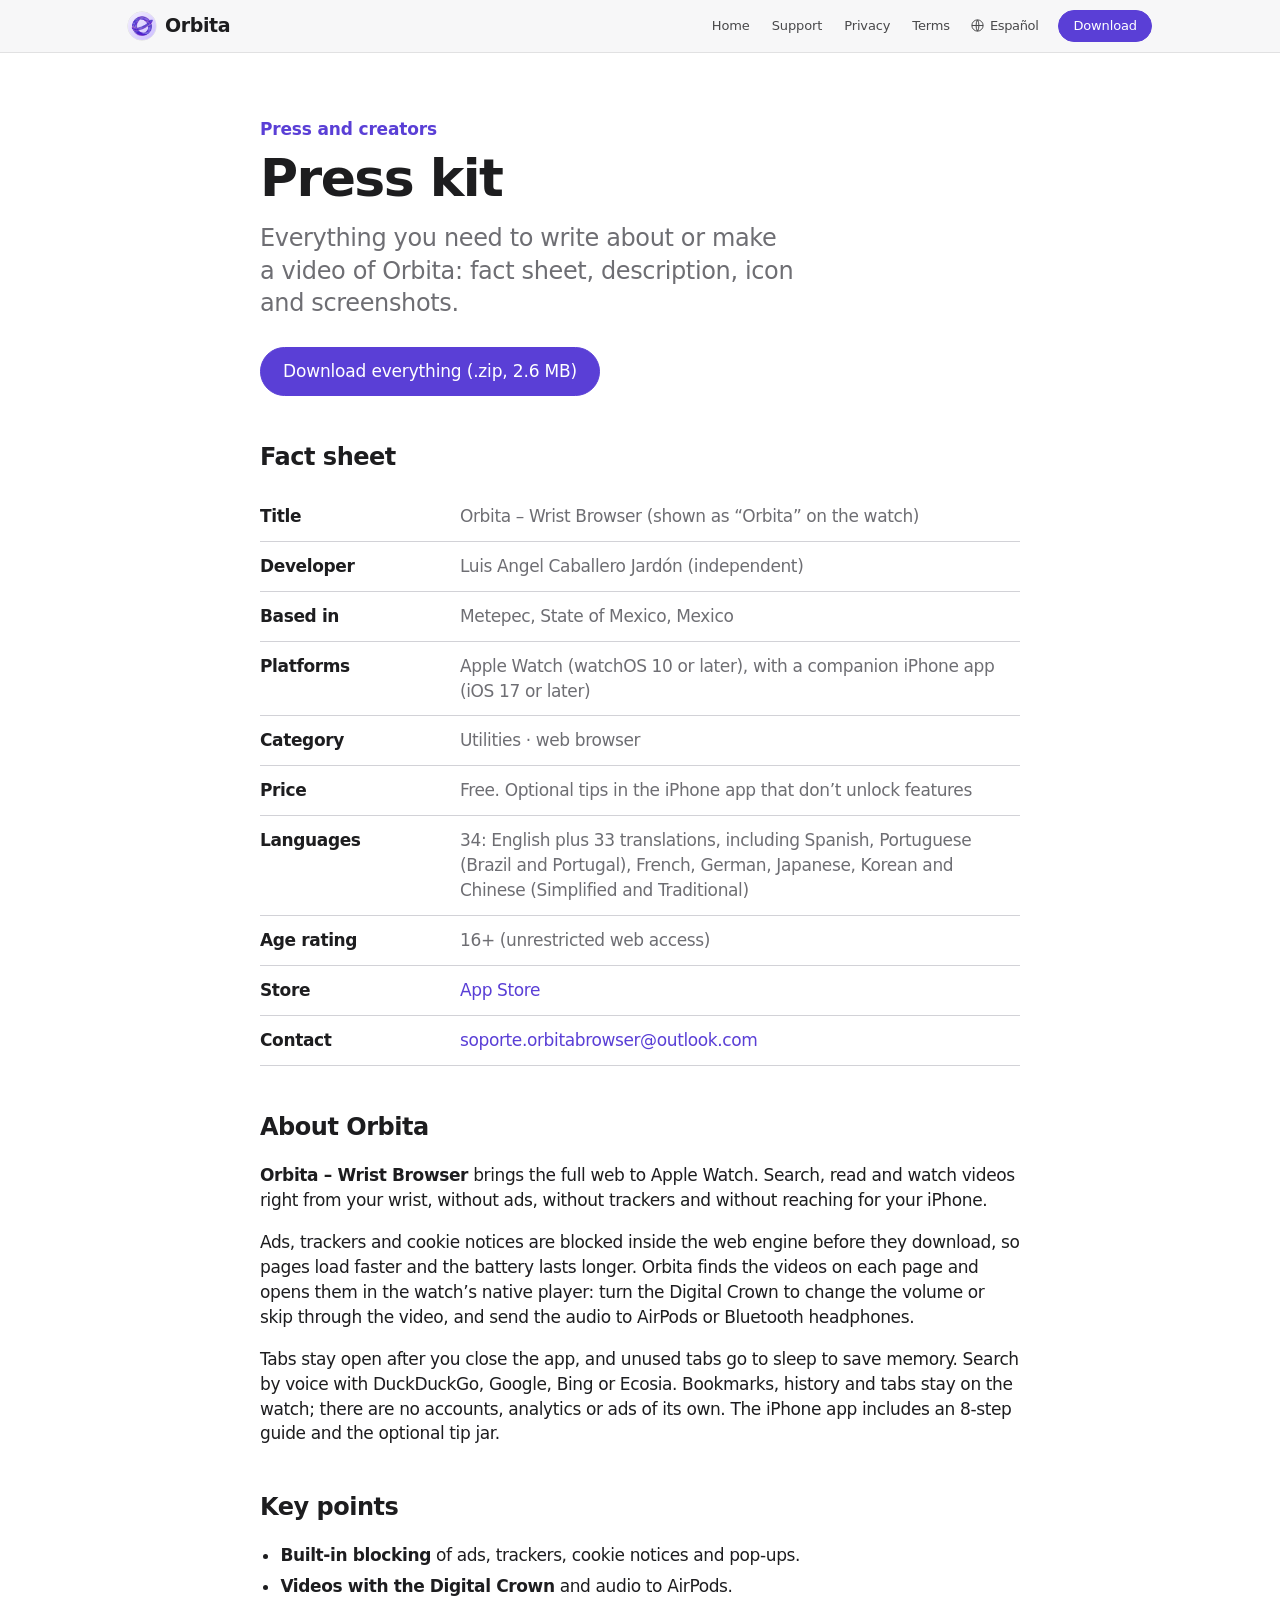
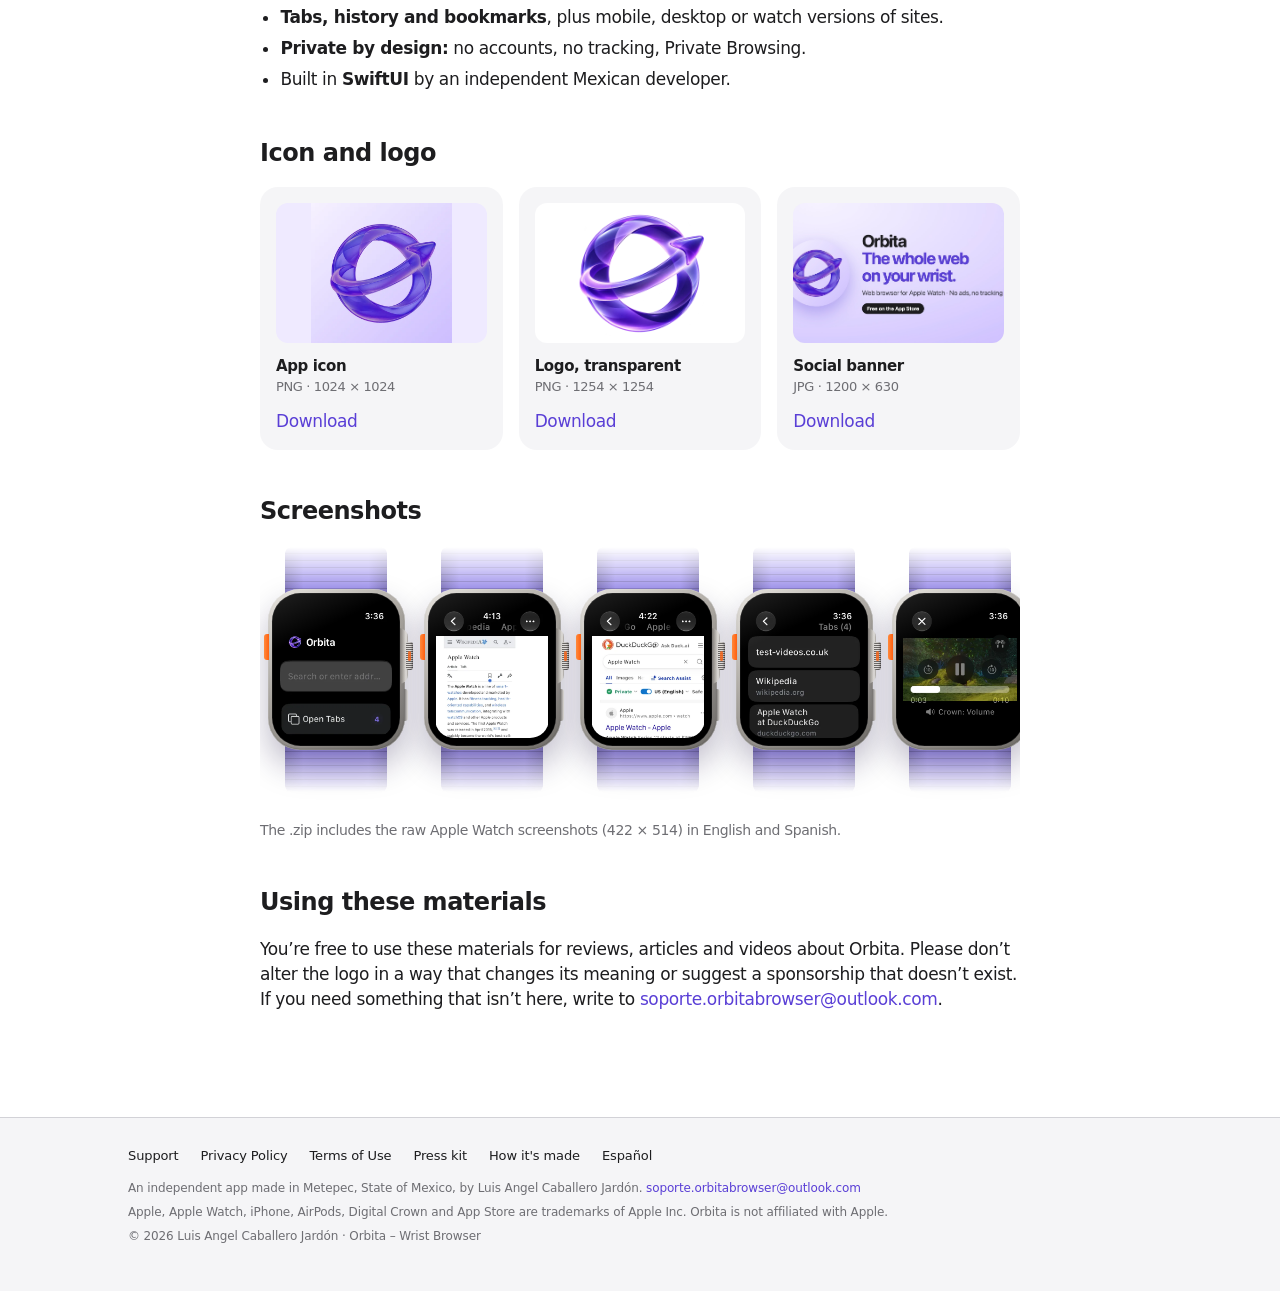
<file: presskit.html>
<!DOCTYPE html>
<html lang="en">
<head>
  <meta charset="utf-8">
  <meta name="viewport" content="width=device-width, initial-scale=1, viewport-fit=cover">
  <meta name="color-scheme" content="light dark">
  <title>Press kit · Orbita – Wrist Browser</title>
  <meta name="description" content="Fact sheet, description, icon, logo and screenshots of Orbita – Wrist Browser for Apple Watch.">
  <meta name="theme-color" content="#efeaff" media="(prefers-color-scheme: light)">
  <meta name="theme-color" content="#000000" media="(prefers-color-scheme: dark)">
  <link rel="canonical" href="https://llcaballeroll.github.io/orbita_browser_web/presskit.html">

  <meta property="og:type" content="website">
  <meta property="og:site_name" content="Orbita – Wrist Browser">
  <meta property="og:locale" content="en_US">
  <meta property="og:title" content="Press kit · Orbita – Wrist Browser">
  <meta property="og:description" content="Fact sheet, description, icon, logo and screenshots of Orbita – Wrist Browser for Apple Watch.">
  <meta property="og:url" content="https://llcaballeroll.github.io/orbita_browser_web/presskit.html">
  <meta property="og:image" content="https://llcaballeroll.github.io/orbita_browser_web/assets/img/og-image.jpg">
  <meta property="og:image:width" content="1200">
  <meta property="og:image:height" content="630">
  <meta name="twitter:card" content="summary_large_image">
  <meta name="apple-itunes-app" content="app-id=6825872586">

  <link rel="icon" type="image/png" sizes="32x32" href="assets/img/favicon-32.png">
  <link rel="icon" type="image/png" sizes="192x192" href="assets/img/icon-192.png">
  <link rel="apple-touch-icon" href="assets/img/apple-touch-icon.png">
  <link rel="stylesheet" href="css/styles.css">
</head>
<body>
  <a class="skip-link" href="#main">Skip to content</a>

  <header class="nav">
    <nav class="wrap nav-inner" aria-label="Main">
      <a class="brand" href="./"><img src="assets/img/icon-192.png" alt="" width="28" height="28">Orbita</a>
      <div class="nav-links">
        <a href="./">Home</a>
        <a href="support.html">Support</a>
        <a href="privacy.html">Privacy</a>
        <a href="terms.html">Terms</a>
      </div>
      <a class="lang" href="es/" hreflang="es" lang="es"><svg viewBox="0 0 24 24" aria-hidden="true"><circle cx="12" cy="12" r="9"/><path d="M3 12h18M12 3c3 3 3 15 0 18M12 3c-3 3-3 15 0 18"/></svg><span>Español</span></a>
      <a class="btn" href="https://apps.apple.com/us/app/orbita-wrist-browser/id6825872586" target="_blank" rel="noopener">Download</a>
    </nav>
  </header>

  <main id="main" class="doc">
    <div class="wrap">
      <p class="eyebrow">Press and creators</p>
      <h1>Press kit</h1>
      <p class="lead">Everything you need to write about or make a video of Orbita: fact sheet, description, icon and screenshots.</p>
      <div class="btn-row" style="justify-content:flex-start"><a class="btn" href="assets/presskit/orbita-presskit.zip" download>Download everything (.zip, 2.6 MB)</a></div>

      <h2>Fact sheet</h2>
      <dl class="spec">
        <dt>Title</dt><dd>Orbita – Wrist Browser (shown as “Orbita” on the watch)</dd>
        <dt>Developer</dt><dd>Luis Angel Caballero Jardón (independent)</dd>
        <dt>Based in</dt><dd>Metepec, State of Mexico, Mexico</dd>
        <dt>Platforms</dt><dd>Apple Watch (watchOS 10 or later), with a companion iPhone app (iOS 17 or later)</dd>
        <dt>Category</dt><dd>Utilities · web browser</dd>
        <dt>Price</dt><dd>Free. Optional tips in the iPhone app that don’t unlock features</dd>
        <dt>Languages</dt><dd>34: English plus 33 translations, including Spanish, Portuguese (Brazil and Portugal), French, German, Japanese, Korean and Chinese (Simplified and Traditional)</dd>
        <dt>Age rating</dt><dd>16+ (unrestricted web access)</dd>
        <dt>Store</dt><dd><a href="https://apps.apple.com/us/app/orbita-wrist-browser/id6825872586" target="_blank" rel="noopener">App Store</a></dd>
        <dt>Contact</dt><dd><a href="mailto:soporte.orbitabrowser@outlook.com?subject=Press%20-%20Orbita">soporte.orbitabrowser@outlook.com</a></dd>
      </dl>

      <h2>About Orbita</h2>
      <p><strong>Orbita – Wrist Browser</strong> brings the full web to Apple Watch. Search, read and watch videos right from your wrist, without ads, without trackers and without reaching for your iPhone.</p>
      <p>Ads, trackers and cookie notices are blocked inside the web engine before they download, so pages load faster and the battery lasts longer. Orbita finds the videos on each page and opens them in the watch’s native player: turn the Digital Crown to change the volume or skip through the video, and send the audio to AirPods or Bluetooth headphones.</p>
      <p>Tabs stay open after you close the app, and unused tabs go to sleep to save memory. Search by voice with DuckDuckGo, Google, Bing or Ecosia. Bookmarks, history and tabs stay on the watch; there are no accounts, analytics or ads of its own. The iPhone app includes an 8-step guide and the optional tip jar.</p>

      <h2>Key points</h2>
      <ul>
        <li><strong>Built-in blocking</strong> of ads, trackers, cookie notices and pop-ups.</li>
        <li><strong>Videos with the Digital Crown</strong> and audio to AirPods.</li>
        <li><strong>Tabs, history and bookmarks</strong>, plus mobile, desktop or watch versions of sites.</li>
        <li><strong>Private by design:</strong> no accounts, no tracking, Private Browsing.</li>
        <li>Built in <strong>SwiftUI</strong> by an independent Mexican developer.</li>
      </ul>

      <h2>Icon and logo</h2>
      <div class="assets">
        <div class="asset"><img src="assets/img/icon-520.webp" alt="Orbita app icon: purple ring with an orbit arrow on lavender" width="520" height="520" loading="lazy"><span>App icon<small>PNG · 1024 × 1024</small></span><a href="assets/presskit/orbita-icon-1024.png" download>Download</a></div>
        <div class="asset"><img src="assets/img/orbit-640.webp" alt="Orbita ring logo on a transparent background" width="640" height="640" loading="lazy" style="background:var(--bg)"><span>Logo, transparent<small>PNG · 1254 × 1254</small></span><a href="assets/presskit/orbita-logo-transparent.png" download>Download</a></div>
        <div class="asset"><img src="assets/img/og-image.jpg" alt="Social banner with the logo" width="1200" height="630" loading="lazy" style="object-fit:cover"><span>Social banner<small>JPG · 1200 × 630</small></span><a href="assets/img/og-image.jpg" download>Download</a></div>
      </div>

      <h2>Screenshots</h2>
      <div class="press-shots" tabindex="0" role="group" aria-label="Screenshots, scroll sideways"><figure><div class="aw "><div class="aw-case"><i class="guard"></i><i class="crown"></i><i class="side"></i><i class="action"></i><div class="aw-glass"><div class="aw-screen"><img src="assets/shots/en/watch-01-home.webp" alt="Home" width="422" height="514" loading="lazy"></div></div></div></div></figure><figure><div class="aw "><div class="aw-case"><i class="guard"></i><i class="crown"></i><i class="side"></i><i class="action"></i><div class="aw-glass"><div class="aw-screen"><img src="assets/shots/en/watch-02-page.webp" alt="A web page" width="422" height="514" loading="lazy"></div></div></div></div></figure><figure><div class="aw "><div class="aw-case"><i class="guard"></i><i class="crown"></i><i class="side"></i><i class="action"></i><div class="aw-glass"><div class="aw-screen"><img src="assets/shots/en/watch-03-menu.webp" alt="Page menu" width="422" height="514" loading="lazy"></div></div></div></div></figure><figure><div class="aw "><div class="aw-case"><i class="guard"></i><i class="crown"></i><i class="side"></i><i class="action"></i><div class="aw-glass"><div class="aw-screen"><img src="assets/shots/en/watch-04-tabs.webp" alt="Tabs" width="422" height="514" loading="lazy"></div></div></div></div></figure><figure><div class="aw "><div class="aw-case"><i class="guard"></i><i class="crown"></i><i class="side"></i><i class="action"></i><div class="aw-glass"><div class="aw-screen"><img src="assets/shots/en/watch-05-video.webp" alt="Video player" width="422" height="514" loading="lazy"></div></div></div></div></figure><figure><div class="aw "><div class="aw-case"><i class="guard"></i><i class="crown"></i><i class="side"></i><i class="action"></i><div class="aw-glass"><div class="aw-screen"><img src="assets/shots/en/watch-06-settings.webp" alt="Settings" width="422" height="514" loading="lazy"></div></div></div></div></figure><figure><div class="aw "><div class="aw-case"><i class="guard"></i><i class="crown"></i><i class="side"></i><i class="action"></i><div class="aw-glass"><div class="aw-screen"><img src="assets/shots/en/watch-07-history.webp" alt="History" width="422" height="514" loading="lazy"></div></div></div></div></figure></div>
      <p class="updated">The .zip includes the raw Apple Watch screenshots (422 × 514) in English and Spanish.</p>

      <h2>Using these materials</h2>
      <p>You’re free to use these materials for reviews, articles and videos about Orbita. Please don’t alter the logo in a way that changes its meaning or suggest a sponsorship that doesn’t exist. If you need something that isn’t here, write to <a href="mailto:soporte.orbitabrowser@outlook.com?subject=Press%20-%20Orbita">soporte.orbitabrowser@outlook.com</a>.</p>
    </div>
  </main>

  <footer class="footer">
    <div class="wrap">
      <div class="footer-links">
        <a href="support.html">Support</a>
        <a href="privacy.html">Privacy Policy</a>
        <a href="terms.html">Terms of Use</a>
        <a href="presskit.html">Press kit</a>
        <a href="technical.html">How it's made</a>
        <a href="es/" hreflang="es" lang="es">Español</a>
      </div>
      <p>An independent app made in Metepec, State of Mexico, by Luis Angel Caballero Jardón. <a href="mailto:soporte.orbitabrowser@outlook.com">soporte.orbitabrowser@outlook.com</a></p>
      <p>Apple, Apple Watch, iPhone, AirPods, Digital Crown and App Store are trademarks of Apple Inc. Orbita is not affiliated with Apple.</p>
      <p>© 2026 Luis Angel Caballero Jardón · Orbita – Wrist Browser</p>
    </div>
  </footer>
</body>
</html>
</file>
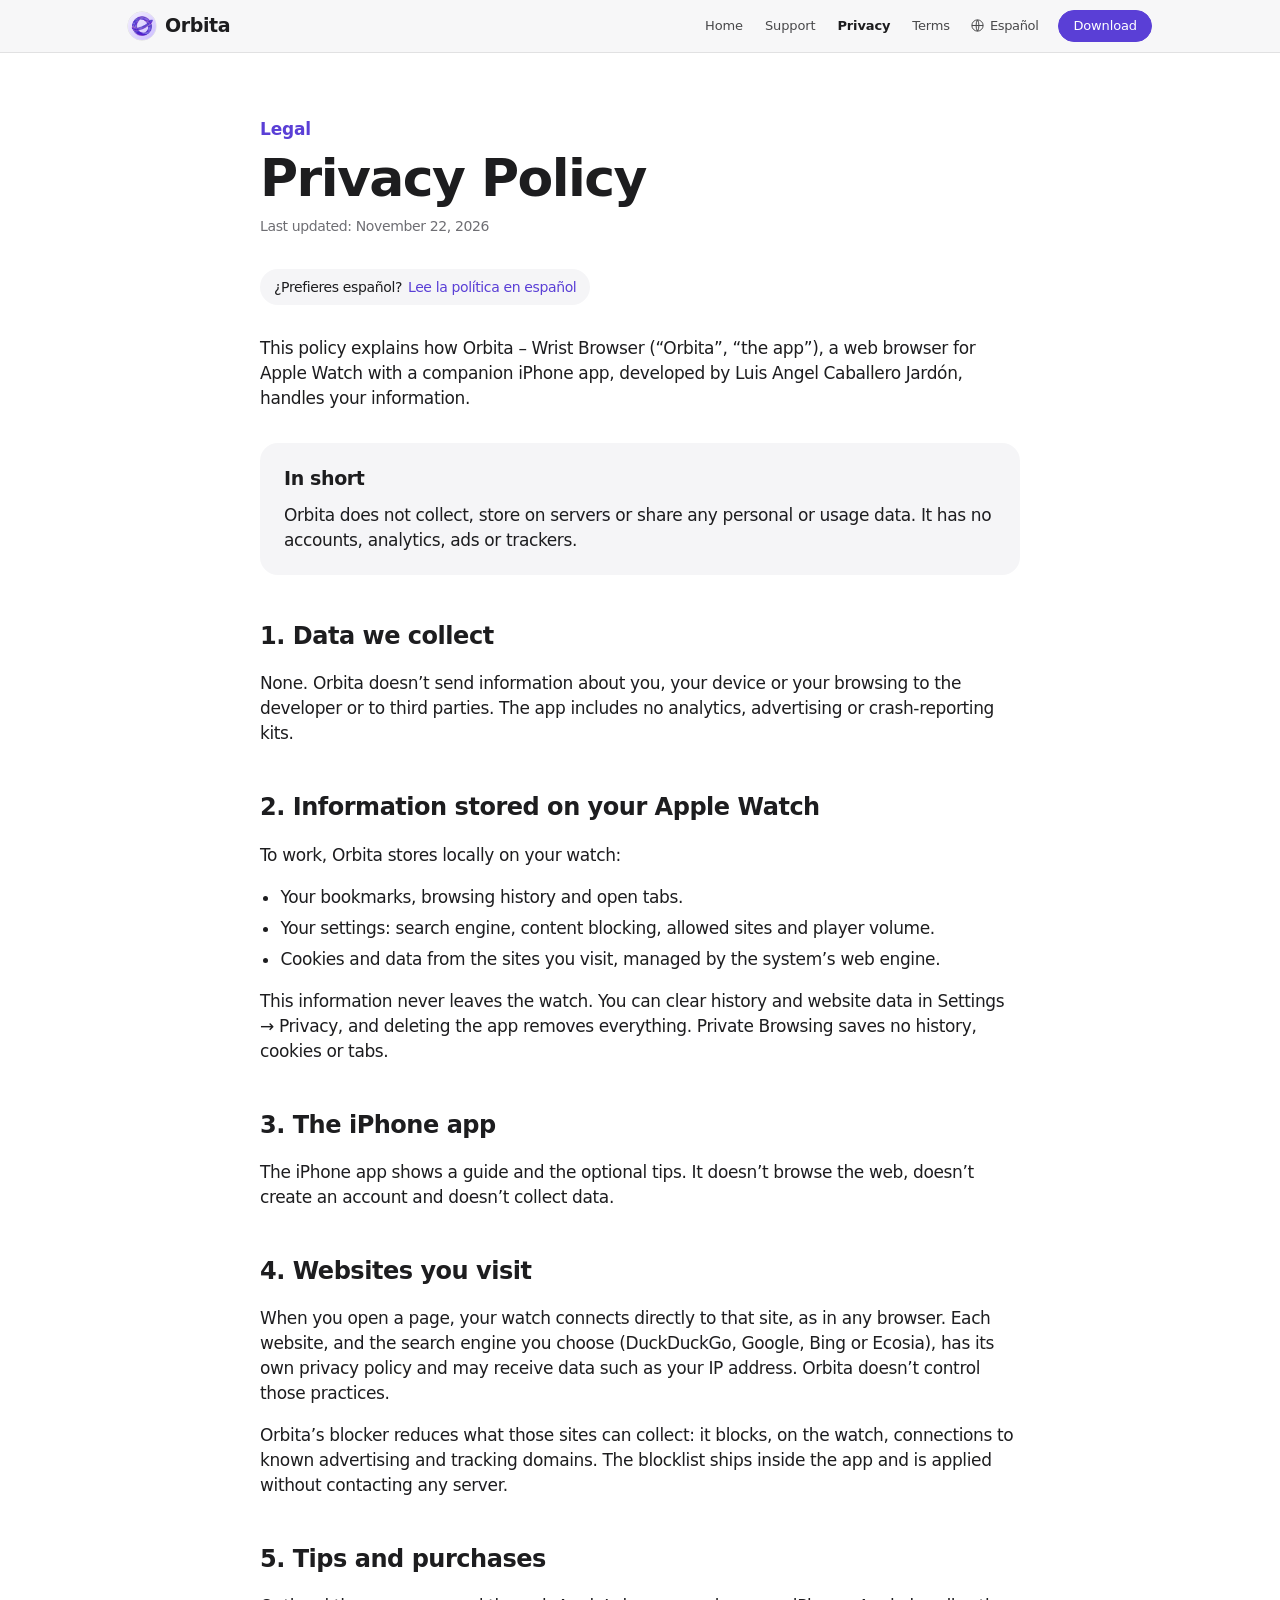
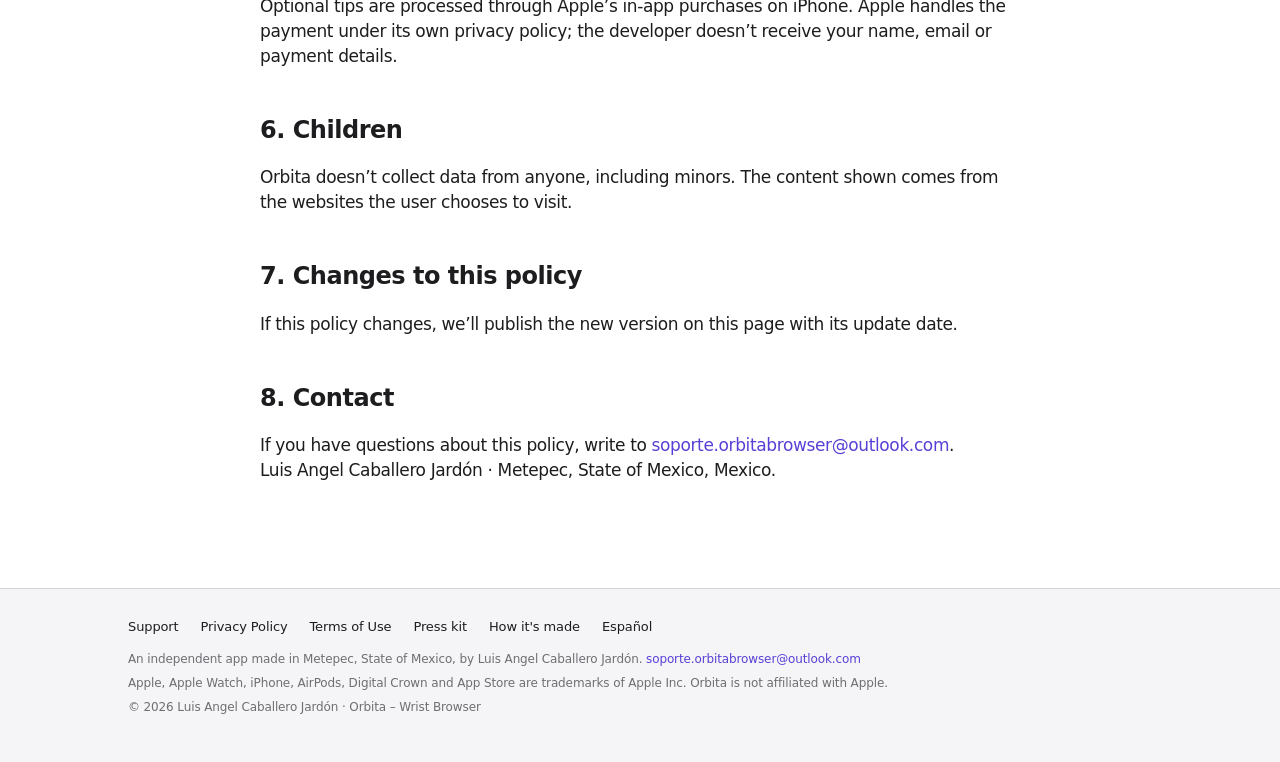
<file: privacy.html>
<!DOCTYPE html>
<html lang="en">
<head>
  <meta charset="utf-8">
  <meta name="viewport" content="width=device-width, initial-scale=1, viewport-fit=cover">
  <meta name="color-scheme" content="light dark">
  <title>Privacy Policy · Orbita – Wrist Browser</title>
  <meta name="description" content="Orbita – Wrist Browser collects no personal or usage data. No accounts, analytics, ads or trackers.">
  <meta name="theme-color" content="#efeaff" media="(prefers-color-scheme: light)">
  <meta name="theme-color" content="#000000" media="(prefers-color-scheme: dark)">
  <link rel="canonical" href="https://llcaballeroll.github.io/orbita_browser_web/privacy.html">
  <link rel="alternate" hreflang="en" href="https://llcaballeroll.github.io/orbita_browser_web/privacy.html">
  <link rel="alternate" hreflang="es" href="https://llcaballeroll.github.io/orbita_browser_web/es/privacy.html">
  <link rel="alternate" hreflang="x-default" href="https://llcaballeroll.github.io/orbita_browser_web/privacy.html">

  <meta property="og:type" content="website">
  <meta property="og:site_name" content="Orbita – Wrist Browser">
  <meta property="og:locale" content="en_US">
  <meta property="og:title" content="Privacy Policy · Orbita – Wrist Browser">
  <meta property="og:description" content="Orbita – Wrist Browser collects no personal or usage data. No accounts, analytics, ads or trackers.">
  <meta property="og:url" content="https://llcaballeroll.github.io/orbita_browser_web/privacy.html">
  <meta property="og:image" content="https://llcaballeroll.github.io/orbita_browser_web/assets/img/og-image.jpg">
  <meta property="og:image:width" content="1200">
  <meta property="og:image:height" content="630">
  <meta name="twitter:card" content="summary_large_image">
  <meta name="apple-itunes-app" content="app-id=6825872586">

  <link rel="icon" type="image/png" sizes="32x32" href="assets/img/favicon-32.png">
  <link rel="icon" type="image/png" sizes="192x192" href="assets/img/icon-192.png">
  <link rel="apple-touch-icon" href="assets/img/apple-touch-icon.png">
  <link rel="stylesheet" href="css/styles.css">
</head>
<body>
  <a class="skip-link" href="#main">Skip to content</a>

  <header class="nav">
    <nav class="wrap nav-inner" aria-label="Main">
      <a class="brand" href="./"><img src="assets/img/icon-192.png" alt="" width="28" height="28">Orbita</a>
      <div class="nav-links">
        <a href="./">Home</a>
        <a href="support.html">Support</a>
        <a href="privacy.html" aria-current="page">Privacy</a>
        <a href="terms.html">Terms</a>
      </div>
      <a class="lang" href="es/privacy.html" hreflang="es" lang="es"><svg viewBox="0 0 24 24" aria-hidden="true"><circle cx="12" cy="12" r="9"/><path d="M3 12h18M12 3c3 3 3 15 0 18M12 3c-3 3-3 15 0 18"/></svg><span>Español</span></a>
      <a class="btn" href="https://apps.apple.com/us/app/orbita-wrist-browser/id6825872586" target="_blank" rel="noopener">Download</a>
    </nav>
  </header>

  <main id="main" class="doc">
    <div class="wrap">
      <p class="eyebrow">Legal</p>
      <h1>Privacy Policy</h1>
      <p class="updated">Last updated: November 22, 2026</p>
      <p class="notice" lang="es">¿Prefieres español? <a href="es/privacy.html" hreflang="es">Lee la política en español</a></p>
      <p>This policy explains how Orbita – Wrist Browser (“Orbita”, “the app”), a web browser for Apple Watch with a companion iPhone app, developed by Luis Angel Caballero Jardón, handles your information.</p>
      <div class="summary">
        <h2>In short</h2>
        <p style="margin:0">Orbita does not collect, store on servers or share any personal or usage data. It has no accounts, analytics, ads or trackers.</p>
      </div>

      <h2 id="collect">1. Data we collect</h2>
      <p>None. Orbita doesn’t send information about you, your device or your browsing to the developer or to third parties. The app includes no analytics, advertising or crash-reporting kits.</p>

      <h2 id="watch">2. Information stored on your Apple Watch</h2>
      <p>To work, Orbita stores locally on your watch:</p>
      <ul>
        <li>Your bookmarks, browsing history and open tabs.</li>
        <li>Your settings: search engine, content blocking, allowed sites and player volume.</li>
        <li>Cookies and data from the sites you visit, managed by the system’s web engine.</li>
      </ul>
      <p>This information never leaves the watch. You can clear history and website data in Settings → Privacy, and deleting the app removes everything. Private Browsing saves no history, cookies or tabs.</p>

      <h2 id="iphone">3. The iPhone app</h2>
      <p>The iPhone app shows a guide and the optional tips. It doesn’t browse the web, doesn’t create an account and doesn’t collect data.</p>

      <h2 id="sites">4. Websites you visit</h2>
      <p>When you open a page, your watch connects directly to that site, as in any browser. Each website, and the search engine you choose (DuckDuckGo, Google, Bing or Ecosia), has its own privacy policy and may receive data such as your IP address. Orbita doesn’t control those practices.</p>
      <p>Orbita’s blocker reduces what those sites can collect: it blocks, on the watch, connections to known advertising and tracking domains. The blocklist ships inside the app and is applied without contacting any server.</p>

      <h2 id="tips">5. Tips and purchases</h2>
      <p>Optional tips are processed through Apple’s in-app purchases on iPhone. Apple handles the payment under its own privacy policy; the developer doesn’t receive your name, email or payment details.</p>

      <h2 id="children">6. Children</h2>
      <p>Orbita doesn’t collect data from anyone, including minors. The content shown comes from the websites the user chooses to visit.</p>

      <h2 id="changes">7. Changes to this policy</h2>
      <p>If this policy changes, we’ll publish the new version on this page with its update date.</p>

      <h2 id="contact">8. Contact</h2>
      <p>If you have questions about this policy, write to <a href="mailto:soporte.orbitabrowser@outlook.com">soporte.orbitabrowser@outlook.com</a>.<br>Luis Angel Caballero Jardón · Metepec, State of Mexico, Mexico.</p>
    </div>
  </main>

  <footer class="footer">
    <div class="wrap">
      <div class="footer-links">
        <a href="support.html">Support</a>
        <a href="privacy.html">Privacy Policy</a>
        <a href="terms.html">Terms of Use</a>
        <a href="presskit.html">Press kit</a>
        <a href="technical.html">How it's made</a>
        <a href="es/privacy.html" hreflang="es" lang="es">Español</a>
      </div>
      <p>An independent app made in Metepec, State of Mexico, by Luis Angel Caballero Jardón. <a href="mailto:soporte.orbitabrowser@outlook.com">soporte.orbitabrowser@outlook.com</a></p>
      <p>Apple, Apple Watch, iPhone, AirPods, Digital Crown and App Store are trademarks of Apple Inc. Orbita is not affiliated with Apple.</p>
      <p>© 2026 Luis Angel Caballero Jardón · Orbita – Wrist Browser</p>
    </div>
  </footer>
</body>
</html>
</file>
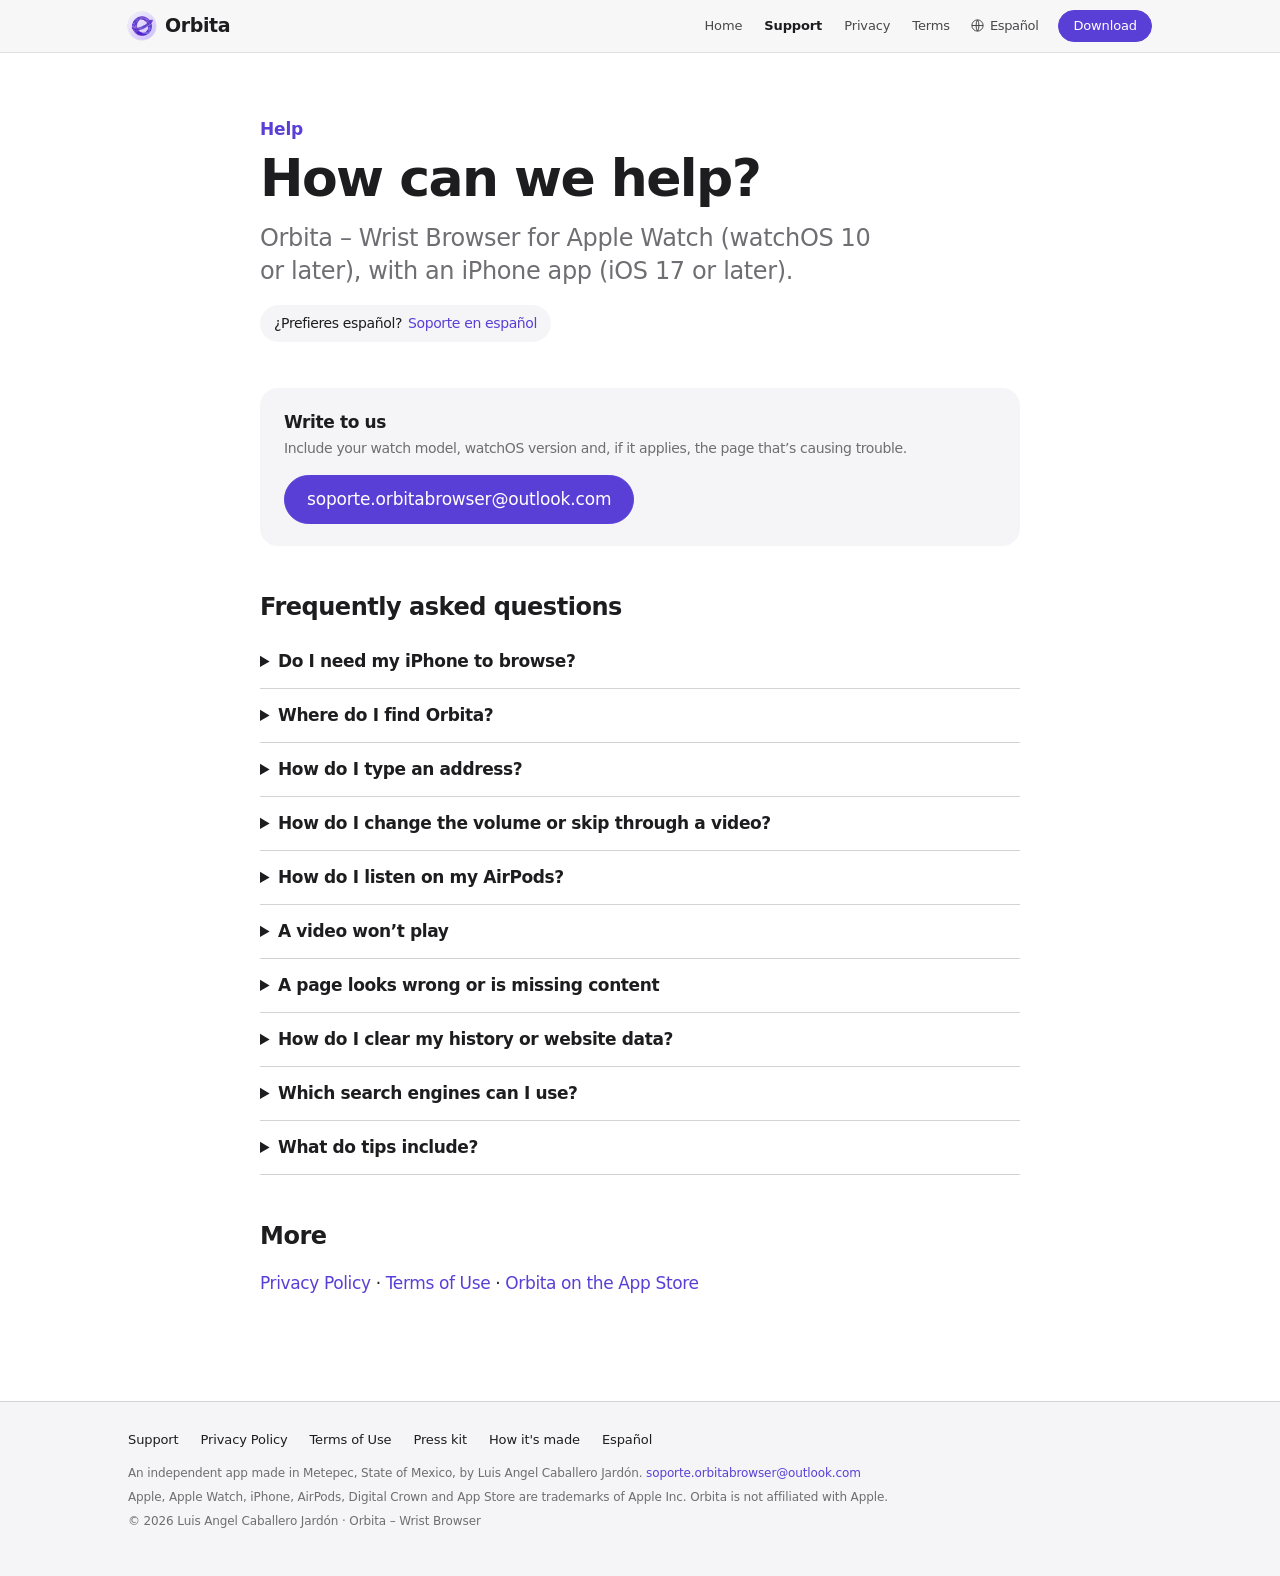
<file: support.html>
<!DOCTYPE html>
<html lang="en">
<head>
  <meta charset="utf-8">
  <meta name="viewport" content="width=device-width, initial-scale=1, viewport-fit=cover">
  <meta name="color-scheme" content="light dark">
  <title>Support · Orbita – Wrist Browser</title>
  <meta name="description" content="Help with Orbita – Wrist Browser for Apple Watch: frequently asked questions and contact.">
  <meta name="theme-color" content="#efeaff" media="(prefers-color-scheme: light)">
  <meta name="theme-color" content="#000000" media="(prefers-color-scheme: dark)">
  <link rel="canonical" href="https://llcaballeroll.github.io/orbita_browser_web/support.html">
  <link rel="alternate" hreflang="en" href="https://llcaballeroll.github.io/orbita_browser_web/support.html">
  <link rel="alternate" hreflang="es" href="https://llcaballeroll.github.io/orbita_browser_web/es/support.html">
  <link rel="alternate" hreflang="x-default" href="https://llcaballeroll.github.io/orbita_browser_web/support.html">

  <meta property="og:type" content="website">
  <meta property="og:site_name" content="Orbita – Wrist Browser">
  <meta property="og:locale" content="en_US">
  <meta property="og:title" content="Support · Orbita – Wrist Browser">
  <meta property="og:description" content="Help with Orbita – Wrist Browser for Apple Watch: frequently asked questions and contact.">
  <meta property="og:url" content="https://llcaballeroll.github.io/orbita_browser_web/support.html">
  <meta property="og:image" content="https://llcaballeroll.github.io/orbita_browser_web/assets/img/og-image.jpg">
  <meta property="og:image:width" content="1200">
  <meta property="og:image:height" content="630">
  <meta name="twitter:card" content="summary_large_image">
  <meta name="apple-itunes-app" content="app-id=6825872586">

  <link rel="icon" type="image/png" sizes="32x32" href="assets/img/favicon-32.png">
  <link rel="icon" type="image/png" sizes="192x192" href="assets/img/icon-192.png">
  <link rel="apple-touch-icon" href="assets/img/apple-touch-icon.png">
  <link rel="stylesheet" href="css/styles.css">
</head>
<body>
  <a class="skip-link" href="#main">Skip to content</a>

  <header class="nav">
    <nav class="wrap nav-inner" aria-label="Main">
      <a class="brand" href="./"><img src="assets/img/icon-192.png" alt="" width="28" height="28">Orbita</a>
      <div class="nav-links">
        <a href="./">Home</a>
        <a href="support.html" aria-current="page">Support</a>
        <a href="privacy.html">Privacy</a>
        <a href="terms.html">Terms</a>
      </div>
      <a class="lang" href="es/support.html" hreflang="es" lang="es"><svg viewBox="0 0 24 24" aria-hidden="true"><circle cx="12" cy="12" r="9"/><path d="M3 12h18M12 3c3 3 3 15 0 18M12 3c-3 3-3 15 0 18"/></svg><span>Español</span></a>
      <a class="btn" href="https://apps.apple.com/us/app/orbita-wrist-browser/id6825872586" target="_blank" rel="noopener">Download</a>
    </nav>
  </header>

  <main id="main" class="doc">
    <div class="wrap">
      <p class="eyebrow">Help</p>
      <h1>How can we help?</h1>
      <p class="lead">Orbita – Wrist Browser for Apple Watch (watchOS 10 or later), with an iPhone app (iOS 17 or later).</p>
      <p class="notice" lang="es">¿Prefieres español? <a href="es/support.html" hreflang="es">Soporte en español</a></p>
      <div class="contact-card">
        <p><strong>Write to us</strong><small>Include your watch model, watchOS version and, if it applies, the page that’s causing trouble.</small></p>
        <a class="btn" href="mailto:soporte.orbitabrowser@outlook.com?subject=Orbita%20support">soporte.orbitabrowser@outlook.com</a>
      </div>

      <h2>Frequently asked questions</h2>
      <details>
        <summary>Do I need my iPhone to browse?</summary>
        <p>No. Orbita works right on your Apple Watch over Wi‑Fi or cellular. Pages load fastest that way; through your iPhone’s Bluetooth they’re slower. The iPhone app is a quick guide and the place to leave a tip.</p>
      </details>
      <details>
        <summary>Where do I find Orbita?</summary>
        <p>Open it from the app list on your Apple Watch. The iPhone app doesn’t browse: it shows the guide and the tips.</p>
      </details>
      <details>
        <summary>How do I type an address?</summary>
        <p>Tap the search field on the Home screen and use dictation, Scribble or the keyboard. To dictate an address, say for example “wikipedia dot org”.</p>
      </details>
      <details>
        <summary>How do I change the volume or skip through a video?</summary>
        <p>When a video opens, turn the Digital Crown to change the volume. Tap the screen and choose “Crown: Seek” so the Crown moves through the video; you can also use the 10‑second buttons.</p>
      </details>
      <details>
        <summary>How do I listen on my AirPods?</summary>
        <p>In the player, tap the headphones icon and choose your AirPods or Bluetooth headphones. To bring the sound back to the watch, tap the watch icon.</p>
      </details>
      <details>
        <summary>A video won’t play</summary>
        <p>Apple Watch plays MP4 and HLS videos. Some sites use formats or protections the watch doesn’t support; in that case Orbita shows a notice. If a site’s player stops working, try turning off Settings → Video Compatibility.</p>
      </details>
      <details>
        <summary>A page looks wrong or is missing content</summary>
        <p>Open the page’s ••• menu and choose “Allow Ads on This Site”; some sites depend on scripts the blocker stops. You can also change the Site Version to Desktop or Mobile.</p>
      </details>
      <details>
        <summary>How do I clear my history or website data?</summary>
        <p>Go to Settings → Privacy and tap “Clear History” or “Clear Cookies & Website Data”. You can also turn on Private Browsing.</p>
      </details>
      <details>
        <summary>Which search engines can I use?</summary>
        <p>DuckDuckGo (the default), Google, Bing or Ecosia. Change it in Settings → Search.</p>
      </details>
      <details>
        <summary>What do tips include?</summary>
        <p>Nothing extra: tips are optional one-time payments to support development, and they don’t unlock features. You leave them from the iPhone app. If you had a problem with a charge, request a refund at <a href="https://reportaproblem.apple.com" target="_blank" rel="noopener">reportaproblem.apple.com</a>.</p>
      </details>

      <h2>More</h2>
      <p><a href="privacy.html">Privacy Policy</a> · <a href="terms.html">Terms of Use</a> · <a href="https://apps.apple.com/us/app/orbita-wrist-browser/id6825872586" target="_blank" rel="noopener">Orbita on the App Store</a></p>
    </div>
  </main>

  <footer class="footer">
    <div class="wrap">
      <div class="footer-links">
        <a href="support.html">Support</a>
        <a href="privacy.html">Privacy Policy</a>
        <a href="terms.html">Terms of Use</a>
        <a href="presskit.html">Press kit</a>
        <a href="technical.html">How it's made</a>
        <a href="es/support.html" hreflang="es" lang="es">Español</a>
      </div>
      <p>An independent app made in Metepec, State of Mexico, by Luis Angel Caballero Jardón. <a href="mailto:soporte.orbitabrowser@outlook.com">soporte.orbitabrowser@outlook.com</a></p>
      <p>Apple, Apple Watch, iPhone, AirPods, Digital Crown and App Store are trademarks of Apple Inc. Orbita is not affiliated with Apple.</p>
      <p>© 2026 Luis Angel Caballero Jardón · Orbita – Wrist Browser</p>
    </div>
  </footer>
</body>
</html>
</file>
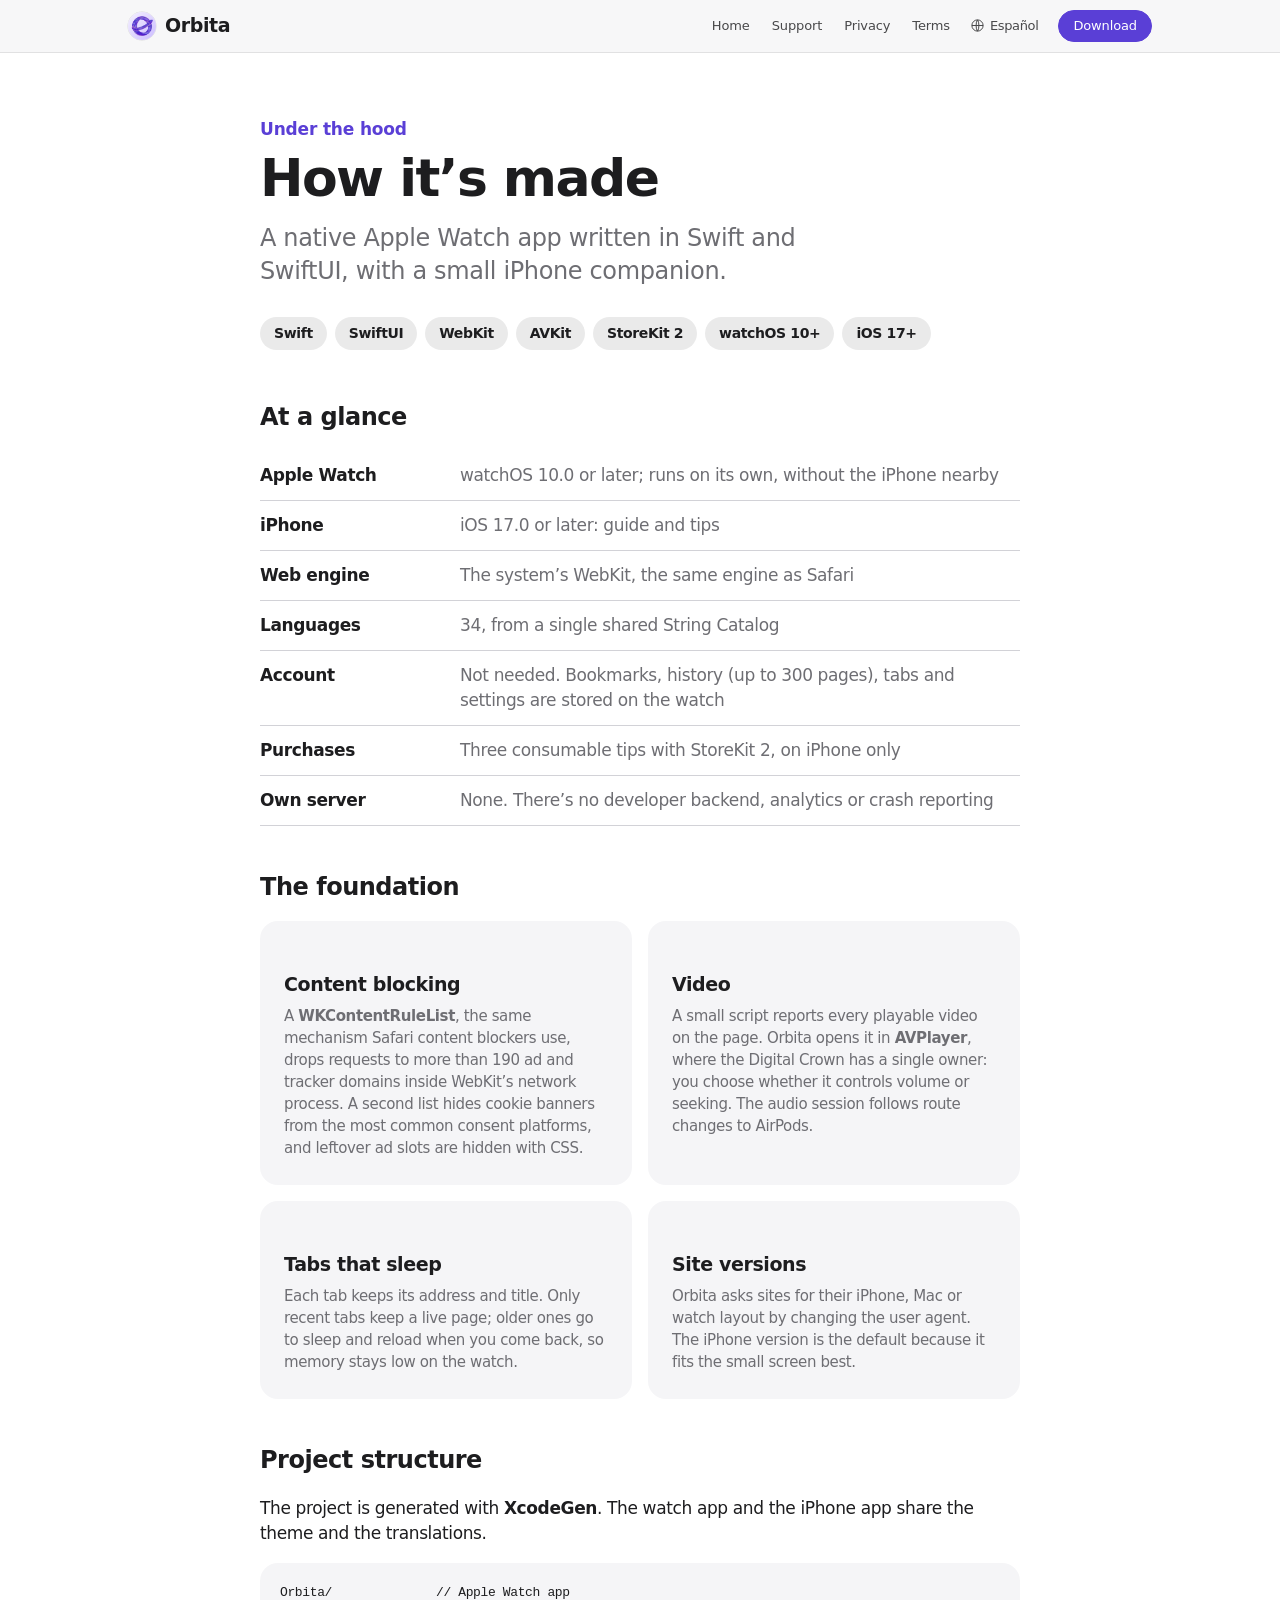
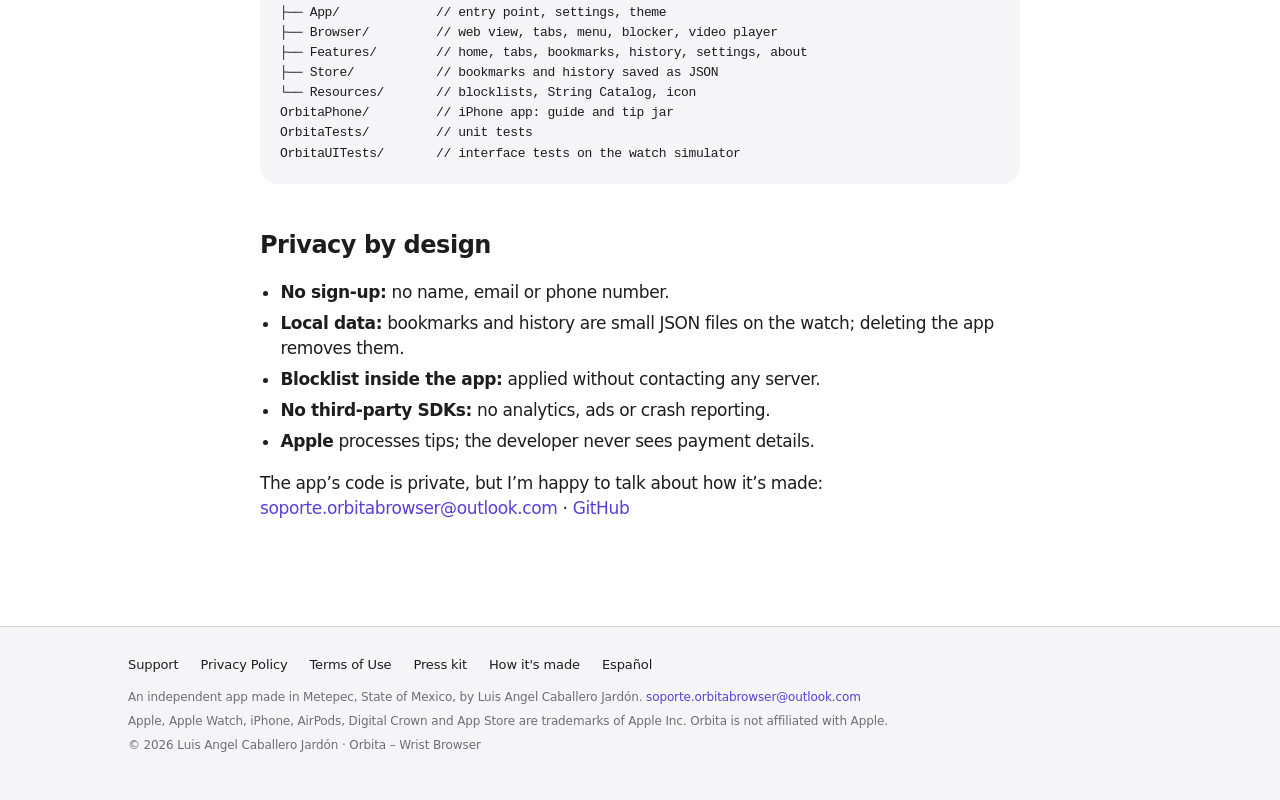
<file: technical.html>
<!DOCTYPE html>
<html lang="en">
<head>
  <meta charset="utf-8">
  <meta name="viewport" content="width=device-width, initial-scale=1, viewport-fit=cover">
  <meta name="color-scheme" content="light dark">
  <title>How it’s made · Orbita – Wrist Browser</title>
  <meta name="description" content="How Orbita – Wrist Browser is built: SwiftUI, WebKit content blocking, AVPlayer with the Digital Crown and StoreKit 2 tips.">
  <meta name="theme-color" content="#efeaff" media="(prefers-color-scheme: light)">
  <meta name="theme-color" content="#000000" media="(prefers-color-scheme: dark)">
  <link rel="canonical" href="https://llcaballeroll.github.io/orbita_browser_web/technical.html">

  <meta property="og:type" content="website">
  <meta property="og:site_name" content="Orbita – Wrist Browser">
  <meta property="og:locale" content="en_US">
  <meta property="og:title" content="How it’s made · Orbita – Wrist Browser">
  <meta property="og:description" content="How Orbita – Wrist Browser is built: SwiftUI, WebKit content blocking, AVPlayer with the Digital Crown and StoreKit 2 tips.">
  <meta property="og:url" content="https://llcaballeroll.github.io/orbita_browser_web/technical.html">
  <meta property="og:image" content="https://llcaballeroll.github.io/orbita_browser_web/assets/img/og-image.jpg">
  <meta property="og:image:width" content="1200">
  <meta property="og:image:height" content="630">
  <meta name="twitter:card" content="summary_large_image">
  <meta name="apple-itunes-app" content="app-id=6825872586">

  <link rel="icon" type="image/png" sizes="32x32" href="assets/img/favicon-32.png">
  <link rel="icon" type="image/png" sizes="192x192" href="assets/img/icon-192.png">
  <link rel="apple-touch-icon" href="assets/img/apple-touch-icon.png">
  <link rel="stylesheet" href="css/styles.css">
</head>
<body>
  <a class="skip-link" href="#main">Skip to content</a>

  <header class="nav">
    <nav class="wrap nav-inner" aria-label="Main">
      <a class="brand" href="./"><img src="assets/img/icon-192.png" alt="" width="28" height="28">Orbita</a>
      <div class="nav-links">
        <a href="./">Home</a>
        <a href="support.html">Support</a>
        <a href="privacy.html">Privacy</a>
        <a href="terms.html">Terms</a>
      </div>
      <a class="lang" href="es/" hreflang="es" lang="es"><svg viewBox="0 0 24 24" aria-hidden="true"><circle cx="12" cy="12" r="9"/><path d="M3 12h18M12 3c3 3 3 15 0 18M12 3c-3 3-3 15 0 18"/></svg><span>Español</span></a>
      <a class="btn" href="https://apps.apple.com/us/app/orbita-wrist-browser/id6825872586" target="_blank" rel="noopener">Download</a>
    </nav>
  </header>

  <main id="main" class="doc">
    <div class="wrap">
      <p class="eyebrow">Under the hood</p>
      <h1>How it’s made</h1>
      <p class="lead">A native Apple Watch app written in Swift and SwiftUI, with a small iPhone companion.</p>
      <ul class="chips" style="justify-content:flex-start"><li>Swift</li><li>SwiftUI</li><li>WebKit</li><li>AVKit</li><li>StoreKit 2</li><li>watchOS 10+</li><li>iOS 17+</li></ul>

      <h2>At a glance</h2>
      <dl class="spec">
        <dt>Apple Watch</dt><dd>watchOS 10.0 or later; runs on its own, without the iPhone nearby</dd>
        <dt>iPhone</dt><dd>iOS 17.0 or later: guide and tips</dd>
        <dt>Web engine</dt><dd>The system’s WebKit, the same engine as Safari</dd>
        <dt>Languages</dt><dd>34, from a single shared String Catalog</dd>
        <dt>Account</dt><dd>Not needed. Bookmarks, history (up to 300 pages), tabs and settings are stored on the watch</dd>
        <dt>Purchases</dt><dd>Three consumable tips with StoreKit 2, on iPhone only</dd>
        <dt>Own server</dt><dd>None. There’s no developer backend, analytics or crash reporting</dd>
      </dl>

      <h2>The foundation</h2>
      <div class="cards" style="margin-top:16px">
        <article class="card"><h3>Content blocking</h3><p>A <strong>WKContentRuleList</strong>, the same mechanism Safari content blockers use, drops requests to more than 190 ad and tracker domains inside WebKit’s network process. A second list hides cookie banners from the most common consent platforms, and leftover ad slots are hidden with CSS.</p></article>
        <article class="card"><h3>Video</h3><p>A small script reports every playable video on the page. Orbita opens it in <strong>AVPlayer</strong>, where the Digital Crown has a single owner: you choose whether it controls volume or seeking. The audio session follows route changes to AirPods.</p></article>
        <article class="card"><h3>Tabs that sleep</h3><p>Each tab keeps its address and title. Only recent tabs keep a live page; older ones go to sleep and reload when you come back, so memory stays low on the watch.</p></article>
        <article class="card"><h3>Site versions</h3><p>Orbita asks sites for their iPhone, Mac or watch layout by changing the user agent. The iPhone version is the default because it fits the small screen best.</p></article>
      </div>

      <h2>Project structure</h2>
      <p>The project is generated with <strong>XcodeGen</strong>. The watch app and the iPhone app share the theme and the translations.</p>
<pre class="tree">Orbita/              // Apple Watch app
├── App/             // entry point, settings, theme
├── Browser/         // web view, tabs, menu, blocker, video player
├── Features/        // home, tabs, bookmarks, history, settings, about
├── Store/           // bookmarks and history saved as JSON
└── Resources/       // blocklists, String Catalog, icon
OrbitaPhone/         // iPhone app: guide and tip jar
OrbitaTests/         // unit tests
OrbitaUITests/       // interface tests on the watch simulator</pre>

      <h2>Privacy by design</h2>
      <ul>
        <li><strong>No sign-up:</strong> no name, email or phone number.</li>
        <li><strong>Local data:</strong> bookmarks and history are small JSON files on the watch; deleting the app removes them.</li>
        <li><strong>Blocklist inside the app:</strong> applied without contacting any server.</li>
        <li><strong>No third-party SDKs:</strong> no analytics, ads or crash reporting.</li>
        <li><strong>Apple</strong> processes tips; the developer never sees payment details.</li>
      </ul>
      <p>The app’s code is private, but I’m happy to talk about how it’s made: <a href="mailto:soporte.orbitabrowser@outlook.com?subject=Orbita%20-%20Tech">soporte.orbitabrowser@outlook.com</a> · <a href="https://github.com/llCaballeroll" target="_blank" rel="noopener">GitHub</a></p>
    </div>
  </main>

  <footer class="footer">
    <div class="wrap">
      <div class="footer-links">
        <a href="support.html">Support</a>
        <a href="privacy.html">Privacy Policy</a>
        <a href="terms.html">Terms of Use</a>
        <a href="presskit.html">Press kit</a>
        <a href="technical.html">How it's made</a>
        <a href="es/" hreflang="es" lang="es">Español</a>
      </div>
      <p>An independent app made in Metepec, State of Mexico, by Luis Angel Caballero Jardón. <a href="mailto:soporte.orbitabrowser@outlook.com">soporte.orbitabrowser@outlook.com</a></p>
      <p>Apple, Apple Watch, iPhone, AirPods, Digital Crown and App Store are trademarks of Apple Inc. Orbita is not affiliated with Apple.</p>
      <p>© 2026 Luis Angel Caballero Jardón · Orbita – Wrist Browser</p>
    </div>
  </footer>
</body>
</html>
</file>
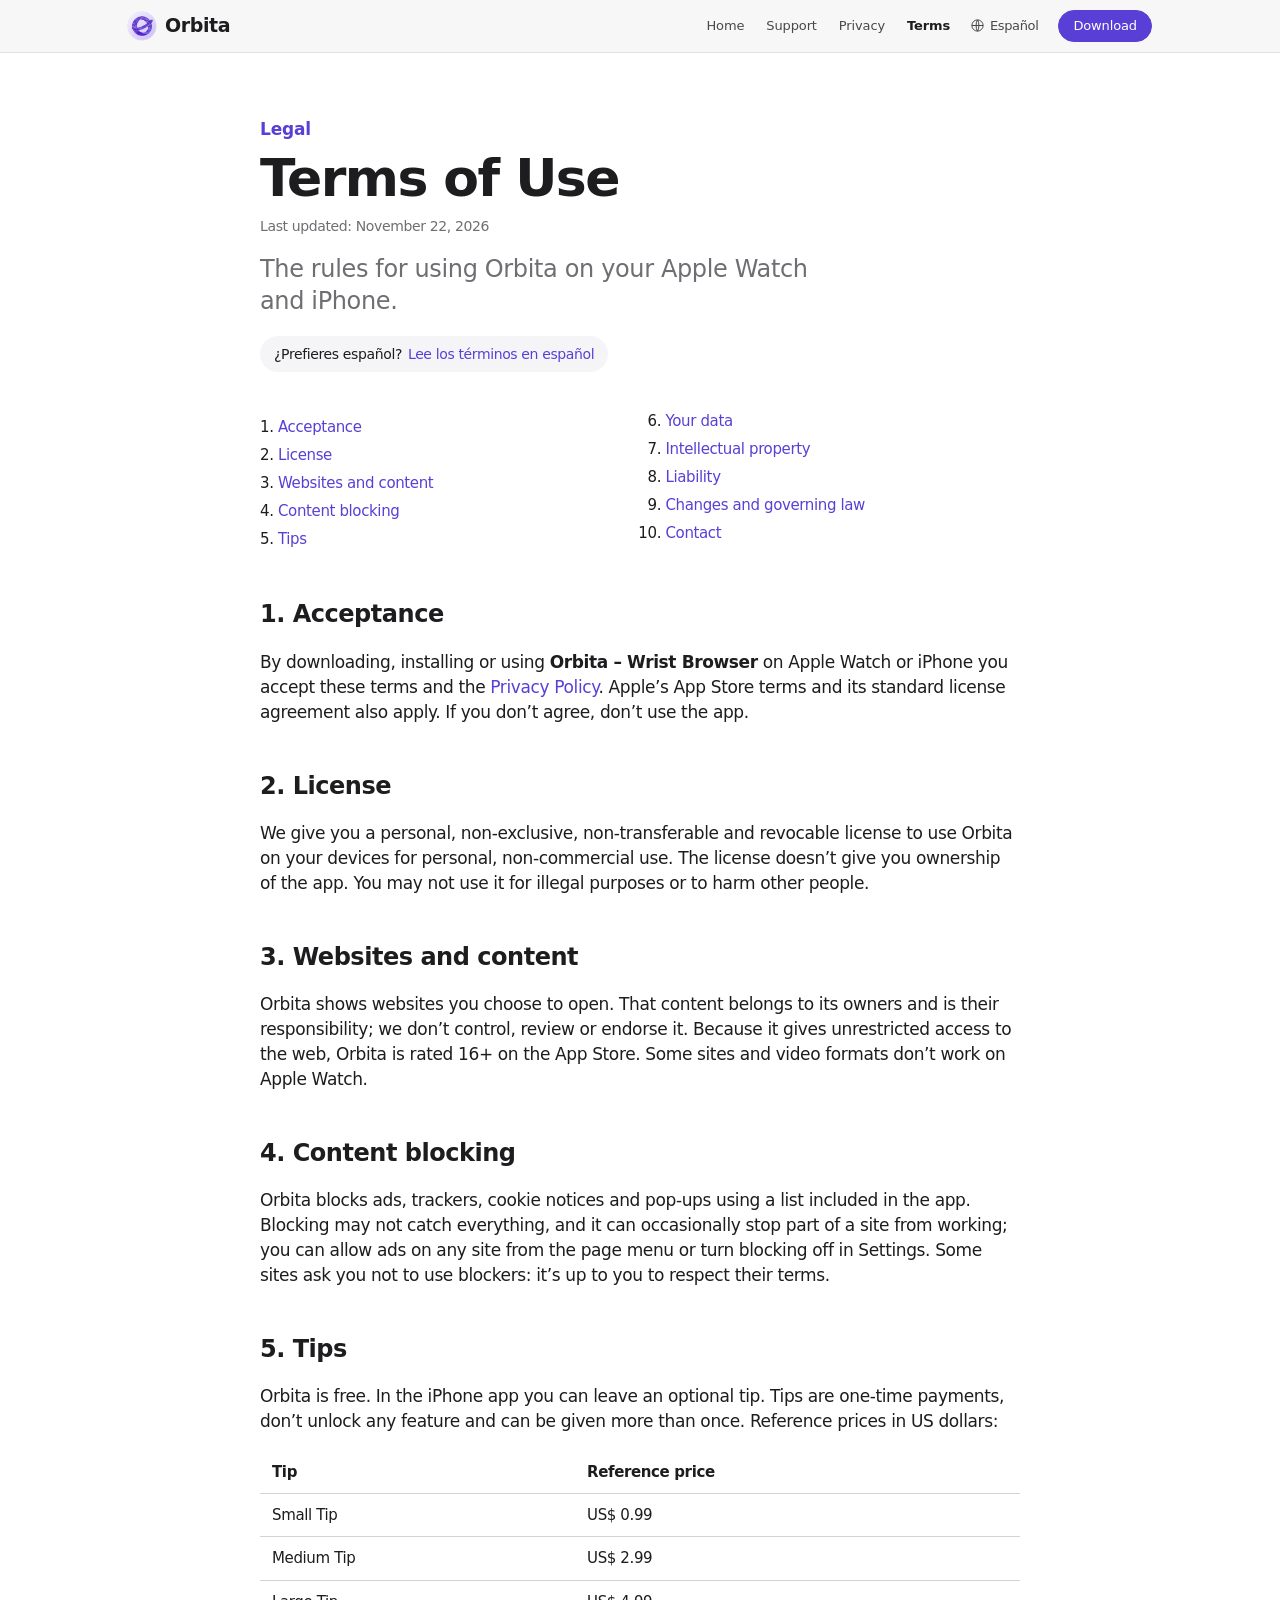
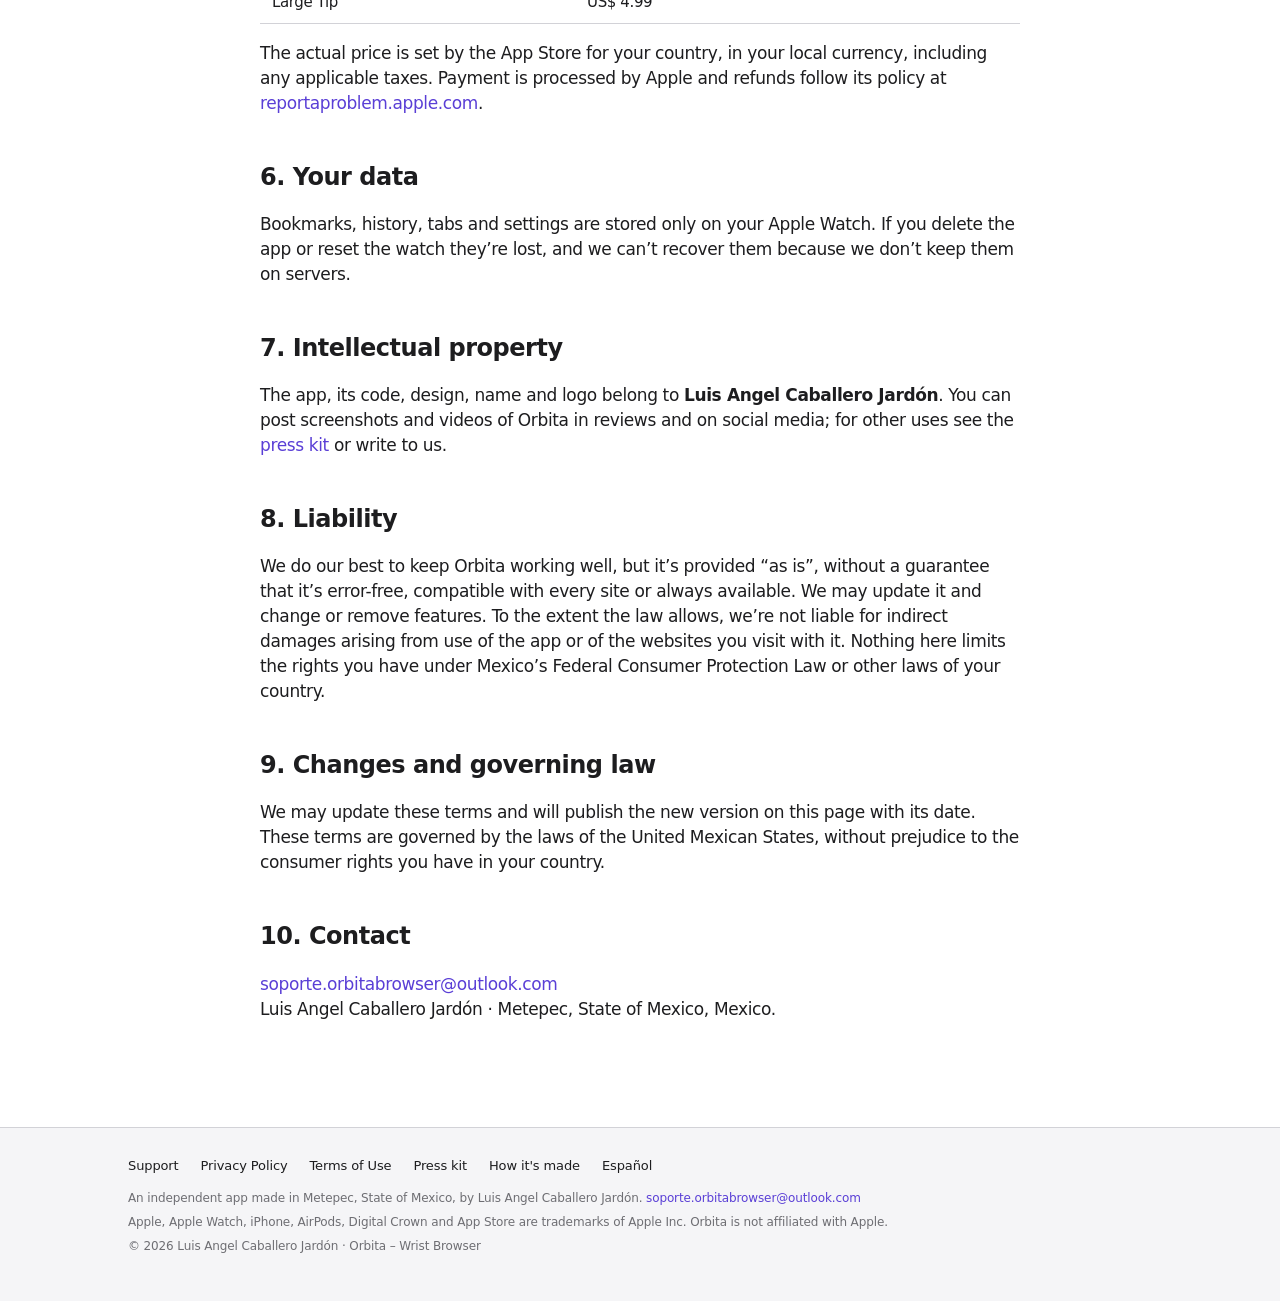
<file: terms.html>
<!DOCTYPE html>
<html lang="en">
<head>
  <meta charset="utf-8">
  <meta name="viewport" content="width=device-width, initial-scale=1, viewport-fit=cover">
  <meta name="color-scheme" content="light dark">
  <title>Terms of Use · Orbita – Wrist Browser</title>
  <meta name="description" content="The terms for using Orbita – Wrist Browser on Apple Watch and iPhone, including optional tips.">
  <meta name="theme-color" content="#efeaff" media="(prefers-color-scheme: light)">
  <meta name="theme-color" content="#000000" media="(prefers-color-scheme: dark)">
  <link rel="canonical" href="https://llcaballeroll.github.io/orbita_browser_web/terms.html">
  <link rel="alternate" hreflang="en" href="https://llcaballeroll.github.io/orbita_browser_web/terms.html">
  <link rel="alternate" hreflang="es" href="https://llcaballeroll.github.io/orbita_browser_web/es/terms.html">
  <link rel="alternate" hreflang="x-default" href="https://llcaballeroll.github.io/orbita_browser_web/terms.html">

  <meta property="og:type" content="website">
  <meta property="og:site_name" content="Orbita – Wrist Browser">
  <meta property="og:locale" content="en_US">
  <meta property="og:title" content="Terms of Use · Orbita – Wrist Browser">
  <meta property="og:description" content="The terms for using Orbita – Wrist Browser on Apple Watch and iPhone, including optional tips.">
  <meta property="og:url" content="https://llcaballeroll.github.io/orbita_browser_web/terms.html">
  <meta property="og:image" content="https://llcaballeroll.github.io/orbita_browser_web/assets/img/og-image.jpg">
  <meta property="og:image:width" content="1200">
  <meta property="og:image:height" content="630">
  <meta name="twitter:card" content="summary_large_image">
  <meta name="apple-itunes-app" content="app-id=6825872586">

  <link rel="icon" type="image/png" sizes="32x32" href="assets/img/favicon-32.png">
  <link rel="icon" type="image/png" sizes="192x192" href="assets/img/icon-192.png">
  <link rel="apple-touch-icon" href="assets/img/apple-touch-icon.png">
  <link rel="stylesheet" href="css/styles.css">
</head>
<body>
  <a class="skip-link" href="#main">Skip to content</a>

  <header class="nav">
    <nav class="wrap nav-inner" aria-label="Main">
      <a class="brand" href="./"><img src="assets/img/icon-192.png" alt="" width="28" height="28">Orbita</a>
      <div class="nav-links">
        <a href="./">Home</a>
        <a href="support.html">Support</a>
        <a href="privacy.html">Privacy</a>
        <a href="terms.html" aria-current="page">Terms</a>
      </div>
      <a class="lang" href="es/terms.html" hreflang="es" lang="es"><svg viewBox="0 0 24 24" aria-hidden="true"><circle cx="12" cy="12" r="9"/><path d="M3 12h18M12 3c3 3 3 15 0 18M12 3c-3 3-3 15 0 18"/></svg><span>Español</span></a>
      <a class="btn" href="https://apps.apple.com/us/app/orbita-wrist-browser/id6825872586" target="_blank" rel="noopener">Download</a>
    </nav>
  </header>

  <main id="main" class="doc">
    <div class="wrap">
      <p class="eyebrow">Legal</p>
      <h1>Terms of Use</h1>
      <p class="updated">Last updated: November 22, 2026</p>
      <p class="lead">The rules for using Orbita on your Apple Watch and iPhone.</p>
      <p class="notice" lang="es">¿Prefieres español? <a href="es/terms.html" hreflang="es">Lee los términos en español</a></p>
      <nav class="toc" aria-label="Contents"><ol><li><a href="#acceptance">Acceptance</a></li><li><a href="#license">License</a></li><li><a href="#web">Websites and content</a></li><li><a href="#blocking">Content blocking</a></li><li><a href="#tips">Tips</a></li><li><a href="#data">Your data</a></li><li><a href="#ip">Intellectual property</a></li><li><a href="#liability">Liability</a></li><li><a href="#changes">Changes and governing law</a></li><li><a href="#contact">Contact</a></li></ol></nav>

      <h2 id="acceptance">1. Acceptance</h2>
      <p>By downloading, installing or using <strong>Orbita – Wrist Browser</strong> on Apple Watch or iPhone you accept these terms and the <a href="privacy.html">Privacy Policy</a>. Apple’s App Store terms and its standard license agreement also apply. If you don’t agree, don’t use the app.</p>

      <h2 id="license">2. License</h2>
      <p>We give you a personal, non-exclusive, non-transferable and revocable license to use Orbita on your devices for personal, non-commercial use. The license doesn’t give you ownership of the app. You may not use it for illegal purposes or to harm other people.</p>

      <h2 id="web">3. Websites and content</h2>
      <p>Orbita shows websites you choose to open. That content belongs to its owners and is their responsibility; we don’t control, review or endorse it. Because it gives unrestricted access to the web, Orbita is rated 16+ on the App Store. Some sites and video formats don’t work on Apple Watch.</p>

      <h2 id="blocking">4. Content blocking</h2>
      <p>Orbita blocks ads, trackers, cookie notices and pop-ups using a list included in the app. Blocking may not catch everything, and it can occasionally stop part of a site from working; you can allow ads on any site from the page menu or turn blocking off in Settings. Some sites ask you not to use blockers: it’s up to you to respect their terms.</p>

      <h2 id="tips">5. Tips</h2>
      <p>Orbita is free. In the iPhone app you can leave an optional tip. Tips are one-time payments, don’t unlock any feature and can be given more than once. Reference prices in US dollars:</p>
      <div class="table-scroll">
        <table>
          <thead><tr><th>Tip</th><th>Reference price</th></tr></thead>
          <tbody>
            <tr><td>Small Tip</td><td>US$ 0.99</td></tr>
            <tr><td>Medium Tip</td><td>US$ 2.99</td></tr>
            <tr><td>Large Tip</td><td>US$ 4.99</td></tr>
          </tbody>
        </table>
      </div>
      <p>The actual price is set by the App Store for your country, in your local currency, including any applicable taxes. Payment is processed by Apple and refunds follow its policy at <a href="https://reportaproblem.apple.com" target="_blank" rel="noopener">reportaproblem.apple.com</a>.</p>

      <h2 id="data">6. Your data</h2>
      <p>Bookmarks, history, tabs and settings are stored only on your Apple Watch. If you delete the app or reset the watch they’re lost, and we can’t recover them because we don’t keep them on servers.</p>

      <h2 id="ip">7. Intellectual property</h2>
      <p>The app, its code, design, name and logo belong to <strong>Luis Angel Caballero Jardón</strong>. You can post screenshots and videos of Orbita in reviews and on social media; for other uses see the <a href="presskit.html">press kit</a> or write to us.</p>

      <h2 id="liability">8. Liability</h2>
      <p>We do our best to keep Orbita working well, but it’s provided “as is”, without a guarantee that it’s error-free, compatible with every site or always available. We may update it and change or remove features. To the extent the law allows, we’re not liable for indirect damages arising from use of the app or of the websites you visit with it. Nothing here limits the rights you have under Mexico’s Federal Consumer Protection Law or other laws of your country.</p>

      <h2 id="changes">9. Changes and governing law</h2>
      <p>We may update these terms and will publish the new version on this page with its date. These terms are governed by the laws of the United Mexican States, without prejudice to the consumer rights you have in your country.</p>

      <h2 id="contact">10. Contact</h2>
      <p><a href="mailto:soporte.orbitabrowser@outlook.com?subject=Orbita%20-%20Terms">soporte.orbitabrowser@outlook.com</a><br>Luis Angel Caballero Jardón · Metepec, State of Mexico, Mexico.</p>
    </div>
  </main>

  <footer class="footer">
    <div class="wrap">
      <div class="footer-links">
        <a href="support.html">Support</a>
        <a href="privacy.html">Privacy Policy</a>
        <a href="terms.html">Terms of Use</a>
        <a href="presskit.html">Press kit</a>
        <a href="technical.html">How it's made</a>
        <a href="es/terms.html" hreflang="es" lang="es">Español</a>
      </div>
      <p>An independent app made in Metepec, State of Mexico, by Luis Angel Caballero Jardón. <a href="mailto:soporte.orbitabrowser@outlook.com">soporte.orbitabrowser@outlook.com</a></p>
      <p>Apple, Apple Watch, iPhone, AirPods, Digital Crown and App Store are trademarks of Apple Inc. Orbita is not affiliated with Apple.</p>
      <p>© 2026 Luis Angel Caballero Jardón · Orbita – Wrist Browser</p>
    </div>
  </footer>
</body>
</html>
</file>
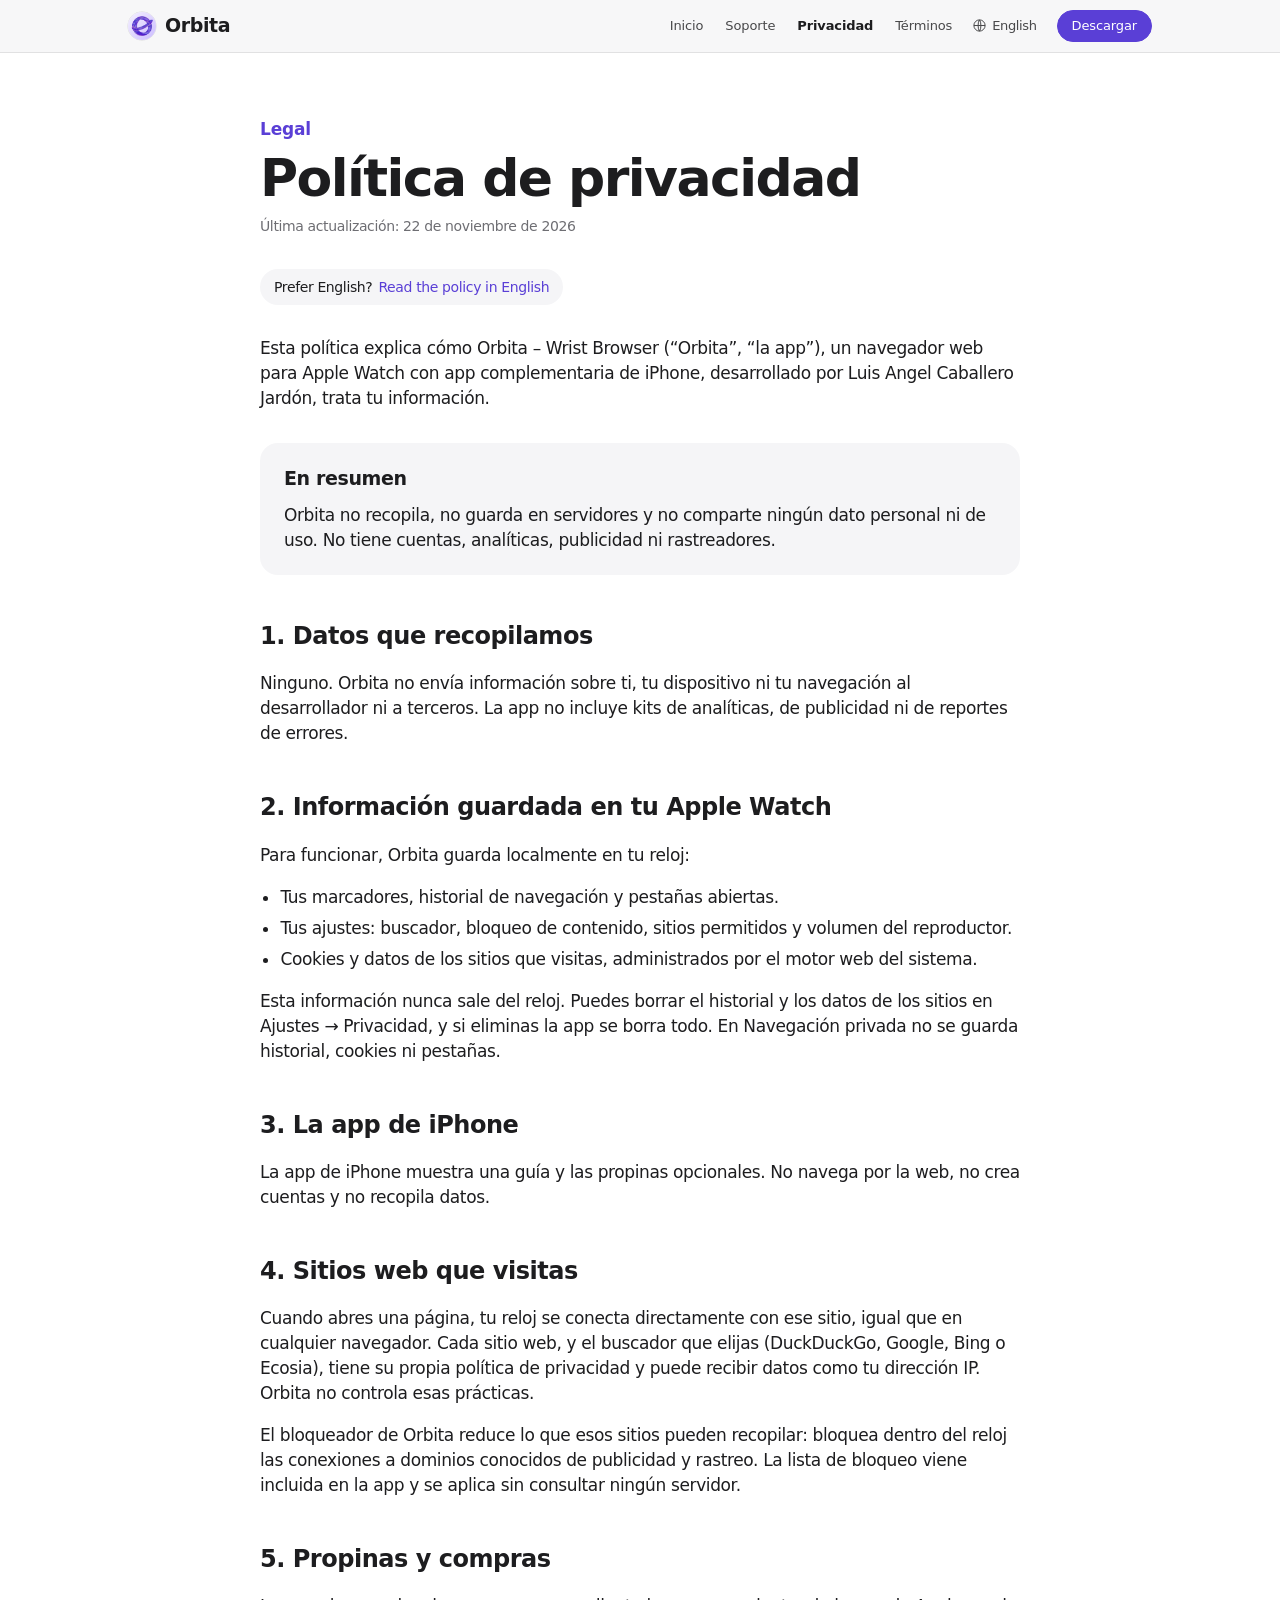
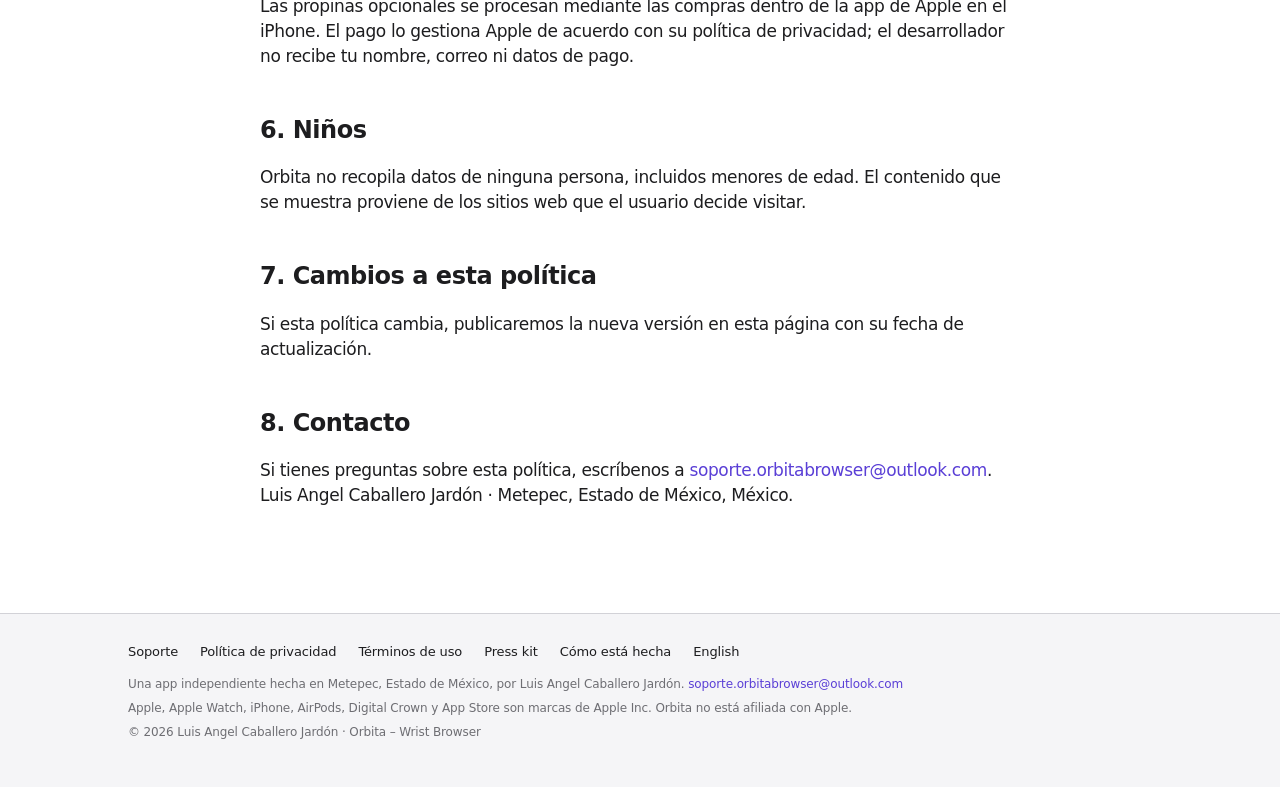
<file: es/privacy.html>
<!DOCTYPE html>
<html lang="es">
<head>
  <meta charset="utf-8">
  <meta name="viewport" content="width=device-width, initial-scale=1, viewport-fit=cover">
  <meta name="color-scheme" content="light dark">
  <title>Política de privacidad · Orbita – Wrist Browser</title>
  <meta name="description" content="Orbita – Wrist Browser no recopila datos personales ni de uso. Sin cuentas, analíticas, anuncios ni rastreadores.">
  <meta name="theme-color" content="#efeaff" media="(prefers-color-scheme: light)">
  <meta name="theme-color" content="#000000" media="(prefers-color-scheme: dark)">
  <link rel="canonical" href="https://llcaballeroll.github.io/orbita_browser_web/es/privacy.html">
  <link rel="alternate" hreflang="en" href="https://llcaballeroll.github.io/orbita_browser_web/privacy.html">
  <link rel="alternate" hreflang="es" href="https://llcaballeroll.github.io/orbita_browser_web/es/privacy.html">
  <link rel="alternate" hreflang="x-default" href="https://llcaballeroll.github.io/orbita_browser_web/privacy.html">

  <meta property="og:type" content="website">
  <meta property="og:site_name" content="Orbita – Wrist Browser">
  <meta property="og:locale" content="es_MX">
  <meta property="og:title" content="Política de privacidad · Orbita – Wrist Browser">
  <meta property="og:description" content="Orbita – Wrist Browser no recopila datos personales ni de uso. Sin cuentas, analíticas, anuncios ni rastreadores.">
  <meta property="og:url" content="https://llcaballeroll.github.io/orbita_browser_web/es/privacy.html">
  <meta property="og:image" content="https://llcaballeroll.github.io/orbita_browser_web/assets/img/og-image.jpg">
  <meta property="og:image:width" content="1200">
  <meta property="og:image:height" content="630">
  <meta name="twitter:card" content="summary_large_image">
  <meta name="apple-itunes-app" content="app-id=6825872586">

  <link rel="icon" type="image/png" sizes="32x32" href="../assets/img/favicon-32.png">
  <link rel="icon" type="image/png" sizes="192x192" href="../assets/img/icon-192.png">
  <link rel="apple-touch-icon" href="../assets/img/apple-touch-icon.png">
  <link rel="stylesheet" href="../css/styles.css">
</head>
<body>
  <a class="skip-link" href="#main">Saltar al contenido</a>

  <header class="nav">
    <nav class="wrap nav-inner" aria-label="Principal">
      <a class="brand" href="./"><img src="../assets/img/icon-192.png" alt="" width="28" height="28">Orbita</a>
      <div class="nav-links">
        <a href="./">Inicio</a>
        <a href="support.html">Soporte</a>
        <a href="privacy.html" aria-current="page">Privacidad</a>
        <a href="terms.html">Términos</a>
      </div>
      <a class="lang" href="../privacy.html" hreflang="en" lang="en"><svg viewBox="0 0 24 24" aria-hidden="true"><circle cx="12" cy="12" r="9"/><path d="M3 12h18M12 3c3 3 3 15 0 18M12 3c-3 3-3 15 0 18"/></svg><span>English</span></a>
      <a class="btn" href="https://apps.apple.com/us/app/orbita-wrist-browser/id6825872586" target="_blank" rel="noopener">Descargar</a>
    </nav>
  </header>

  <main id="main" class="doc">
    <div class="wrap">
      <p class="eyebrow">Legal</p>
      <h1>Política de privacidad</h1>
      <p class="updated">Última actualización: 22 de noviembre de 2026</p>
      <p class="notice" lang="en">Prefer English? <a href="../privacy.html" hreflang="en">Read the policy in English</a></p>
      <p>Esta política explica cómo Orbita – Wrist Browser (“Orbita”, “la app”), un navegador web para Apple Watch con app complementaria de iPhone, desarrollado por Luis Angel Caballero Jardón, trata tu información.</p>
      <div class="summary">
        <h2>En resumen</h2>
        <p style="margin:0">Orbita no recopila, no guarda en servidores y no comparte ningún dato personal ni de uso. No tiene cuentas, analíticas, publicidad ni rastreadores.</p>
      </div>

      <h2 id="collect">1. Datos que recopilamos</h2>
      <p>Ninguno. Orbita no envía información sobre ti, tu dispositivo ni tu navegación al desarrollador ni a terceros. La app no incluye kits de analíticas, de publicidad ni de reportes de errores.</p>

      <h2 id="watch">2. Información guardada en tu Apple Watch</h2>
      <p>Para funcionar, Orbita guarda localmente en tu reloj:</p>
      <ul>
        <li>Tus marcadores, historial de navegación y pestañas abiertas.</li>
        <li>Tus ajustes: buscador, bloqueo de contenido, sitios permitidos y volumen del reproductor.</li>
        <li>Cookies y datos de los sitios que visitas, administrados por el motor web del sistema.</li>
      </ul>
      <p>Esta información nunca sale del reloj. Puedes borrar el historial y los datos de los sitios en Ajustes → Privacidad, y si eliminas la app se borra todo. En Navegación privada no se guarda historial, cookies ni pestañas.</p>

      <h2 id="iphone">3. La app de iPhone</h2>
      <p>La app de iPhone muestra una guía y las propinas opcionales. No navega por la web, no crea cuentas y no recopila datos.</p>

      <h2 id="sites">4. Sitios web que visitas</h2>
      <p>Cuando abres una página, tu reloj se conecta directamente con ese sitio, igual que en cualquier navegador. Cada sitio web, y el buscador que elijas (DuckDuckGo, Google, Bing o Ecosia), tiene su propia política de privacidad y puede recibir datos como tu dirección IP. Orbita no controla esas prácticas.</p>
      <p>El bloqueador de Orbita reduce lo que esos sitios pueden recopilar: bloquea dentro del reloj las conexiones a dominios conocidos de publicidad y rastreo. La lista de bloqueo viene incluida en la app y se aplica sin consultar ningún servidor.</p>

      <h2 id="tips">5. Propinas y compras</h2>
      <p>Las propinas opcionales se procesan mediante las compras dentro de la app de Apple en el iPhone. El pago lo gestiona Apple de acuerdo con su política de privacidad; el desarrollador no recibe tu nombre, correo ni datos de pago.</p>

      <h2 id="children">6. Niños</h2>
      <p>Orbita no recopila datos de ninguna persona, incluidos menores de edad. El contenido que se muestra proviene de los sitios web que el usuario decide visitar.</p>

      <h2 id="changes">7. Cambios a esta política</h2>
      <p>Si esta política cambia, publicaremos la nueva versión en esta página con su fecha de actualización.</p>

      <h2 id="contact">8. Contacto</h2>
      <p>Si tienes preguntas sobre esta política, escríbenos a <a href="mailto:soporte.orbitabrowser@outlook.com">soporte.orbitabrowser@outlook.com</a>.<br>Luis Angel Caballero Jardón · Metepec, Estado de México, México.</p>
    </div>
  </main>

  <footer class="footer">
    <div class="wrap">
      <div class="footer-links">
        <a href="support.html">Soporte</a>
        <a href="privacy.html">Política de privacidad</a>
        <a href="terms.html">Términos de uso</a>
        <a href="../presskit.html">Press kit</a>
        <a href="../technical.html">Cómo está hecha</a>
        <a href="../privacy.html" hreflang="en" lang="en">English</a>
      </div>
      <p>Una app independiente hecha en Metepec, Estado de México, por Luis Angel Caballero Jardón. <a href="mailto:soporte.orbitabrowser@outlook.com">soporte.orbitabrowser@outlook.com</a></p>
      <p>Apple, Apple Watch, iPhone, AirPods, Digital Crown y App Store son marcas de Apple Inc. Orbita no está afiliada con Apple.</p>
      <p>© 2026 Luis Angel Caballero Jardón · Orbita – Wrist Browser</p>
    </div>
  </footer>
</body>
</html>
</file>
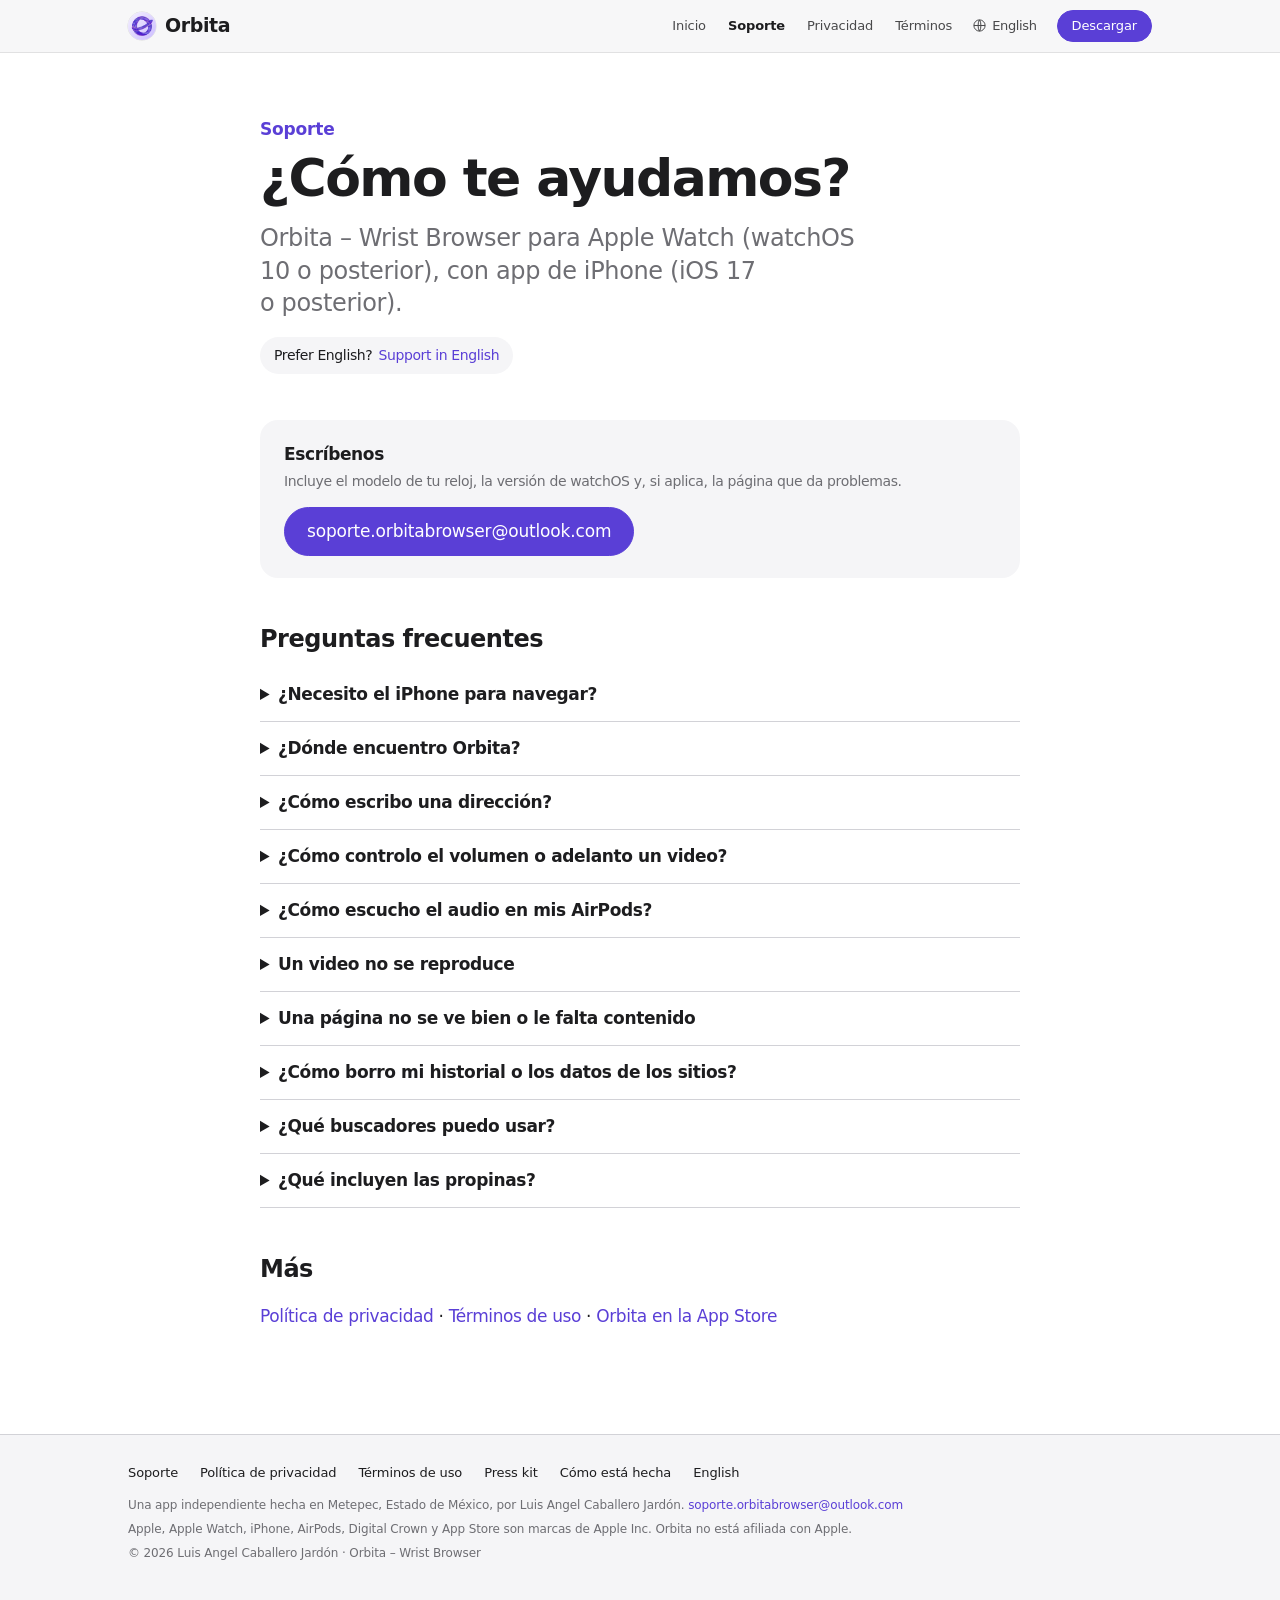
<file: es/support.html>
<!DOCTYPE html>
<html lang="es">
<head>
  <meta charset="utf-8">
  <meta name="viewport" content="width=device-width, initial-scale=1, viewport-fit=cover">
  <meta name="color-scheme" content="light dark">
  <title>Soporte · Orbita – Wrist Browser</title>
  <meta name="description" content="Ayuda con Orbita – Wrist Browser para Apple Watch: preguntas frecuentes y contacto.">
  <meta name="theme-color" content="#efeaff" media="(prefers-color-scheme: light)">
  <meta name="theme-color" content="#000000" media="(prefers-color-scheme: dark)">
  <link rel="canonical" href="https://llcaballeroll.github.io/orbita_browser_web/es/support.html">
  <link rel="alternate" hreflang="en" href="https://llcaballeroll.github.io/orbita_browser_web/support.html">
  <link rel="alternate" hreflang="es" href="https://llcaballeroll.github.io/orbita_browser_web/es/support.html">
  <link rel="alternate" hreflang="x-default" href="https://llcaballeroll.github.io/orbita_browser_web/support.html">

  <meta property="og:type" content="website">
  <meta property="og:site_name" content="Orbita – Wrist Browser">
  <meta property="og:locale" content="es_MX">
  <meta property="og:title" content="Soporte · Orbita – Wrist Browser">
  <meta property="og:description" content="Ayuda con Orbita – Wrist Browser para Apple Watch: preguntas frecuentes y contacto.">
  <meta property="og:url" content="https://llcaballeroll.github.io/orbita_browser_web/es/support.html">
  <meta property="og:image" content="https://llcaballeroll.github.io/orbita_browser_web/assets/img/og-image.jpg">
  <meta property="og:image:width" content="1200">
  <meta property="og:image:height" content="630">
  <meta name="twitter:card" content="summary_large_image">
  <meta name="apple-itunes-app" content="app-id=6825872586">

  <link rel="icon" type="image/png" sizes="32x32" href="../assets/img/favicon-32.png">
  <link rel="icon" type="image/png" sizes="192x192" href="../assets/img/icon-192.png">
  <link rel="apple-touch-icon" href="../assets/img/apple-touch-icon.png">
  <link rel="stylesheet" href="../css/styles.css">
</head>
<body>
  <a class="skip-link" href="#main">Saltar al contenido</a>

  <header class="nav">
    <nav class="wrap nav-inner" aria-label="Principal">
      <a class="brand" href="./"><img src="../assets/img/icon-192.png" alt="" width="28" height="28">Orbita</a>
      <div class="nav-links">
        <a href="./">Inicio</a>
        <a href="support.html" aria-current="page">Soporte</a>
        <a href="privacy.html">Privacidad</a>
        <a href="terms.html">Términos</a>
      </div>
      <a class="lang" href="../support.html" hreflang="en" lang="en"><svg viewBox="0 0 24 24" aria-hidden="true"><circle cx="12" cy="12" r="9"/><path d="M3 12h18M12 3c3 3 3 15 0 18M12 3c-3 3-3 15 0 18"/></svg><span>English</span></a>
      <a class="btn" href="https://apps.apple.com/us/app/orbita-wrist-browser/id6825872586" target="_blank" rel="noopener">Descargar</a>
    </nav>
  </header>

  <main id="main" class="doc">
    <div class="wrap">
      <p class="eyebrow">Soporte</p>
      <h1>¿Cómo te ayudamos?</h1>
      <p class="lead">Orbita – Wrist Browser para Apple Watch (watchOS 10 o posterior), con app de iPhone (iOS 17 o posterior).</p>
      <p class="notice" lang="en">Prefer English? <a href="../support.html" hreflang="en">Support in English</a></p>
      <div class="contact-card">
        <p><strong>Escríbenos</strong><small>Incluye el modelo de tu reloj, la versión de watchOS y, si aplica, la página que da problemas.</small></p>
        <a class="btn" href="mailto:soporte.orbitabrowser@outlook.com?subject=Soporte%20Orbita">soporte.orbitabrowser@outlook.com</a>
      </div>

      <h2>Preguntas frecuentes</h2>
      <details>
        <summary>¿Necesito el iPhone para navegar?</summary>
        <p>No. Orbita funciona directamente en el Apple Watch con Wi‑Fi o datos móviles. Así es como las páginas cargan más rápido; por el Bluetooth del iPhone son más lentas. La app de iPhone es una guía rápida y el lugar para dejar una propina.</p>
      </details>
      <details>
        <summary>¿Dónde encuentro Orbita?</summary>
        <p>Ábrela desde la lista de apps de tu Apple Watch. La app de iPhone no navega: muestra la guía y las propinas.</p>
      </details>
      <details>
        <summary>¿Cómo escribo una dirección?</summary>
        <p>Toca el buscador en la pantalla de inicio y usa el dictado, Garabatear o el teclado. Para dictar una dirección di, por ejemplo, «wikipedia punto org».</p>
      </details>
      <details>
        <summary>¿Cómo controlo el volumen o adelanto un video?</summary>
        <p>Al abrir un video, gira la Digital Crown para cambiar el volumen. Toca la pantalla y elige «Corona: adelantar» para que la corona mueva el video; también puedes usar los botones de 10 segundos.</p>
      </details>
      <details>
        <summary>¿Cómo escucho el audio en mis AirPods?</summary>
        <p>En el reproductor, toca el ícono de audífonos y elige tus AirPods o audífonos Bluetooth. Para regresar el sonido al reloj, toca el ícono del reloj.</p>
      </details>
      <details>
        <summary>Un video no se reproduce</summary>
        <p>El Apple Watch reproduce videos MP4 y HLS. Algunos sitios usan formatos o protecciones que el reloj no admite; en ese caso Orbita te muestra un aviso. Si un reproductor deja de funcionar, prueba a desactivar Ajustes → Compatibilidad de video.</p>
      </details>
      <details>
        <summary>Una página no se ve bien o le falta contenido</summary>
        <p>Abre el menú ••• de la página y elige «Permitir anuncios en este sitio»; algunos sitios dependen de scripts que el bloqueador detiene. También puedes cambiar la «Versión del sitio» a Escritorio o Móvil.</p>
      </details>
      <details>
        <summary>¿Cómo borro mi historial o los datos de los sitios?</summary>
        <p>Ve a Ajustes → Privacidad y toca «Borrar historial» o «Borrar cookies y datos de sitios». También puedes activar la Navegación privada.</p>
      </details>
      <details>
        <summary>¿Qué buscadores puedo usar?</summary>
        <p>DuckDuckGo (el predeterminado), Google, Bing o Ecosia. Cámbialo en Ajustes → Buscar.</p>
      </details>
      <details>
        <summary>¿Qué incluyen las propinas?</summary>
        <p>Nada adicional: las propinas son pagos únicos y opcionales para apoyar el desarrollo, y no desbloquean funciones. Se dejan desde la app de iPhone. Si tuviste un problema con un cobro, solicita el reembolso en <a href="https://reportaproblem.apple.com" target="_blank" rel="noopener">reportaproblem.apple.com</a>.</p>
      </details>

      <h2>Más</h2>
      <p><a href="privacy.html">Política de privacidad</a> · <a href="terms.html">Términos de uso</a> · <a href="https://apps.apple.com/us/app/orbita-wrist-browser/id6825872586" target="_blank" rel="noopener">Orbita en la App Store</a></p>
    </div>
  </main>

  <footer class="footer">
    <div class="wrap">
      <div class="footer-links">
        <a href="support.html">Soporte</a>
        <a href="privacy.html">Política de privacidad</a>
        <a href="terms.html">Términos de uso</a>
        <a href="../presskit.html">Press kit</a>
        <a href="../technical.html">Cómo está hecha</a>
        <a href="../support.html" hreflang="en" lang="en">English</a>
      </div>
      <p>Una app independiente hecha en Metepec, Estado de México, por Luis Angel Caballero Jardón. <a href="mailto:soporte.orbitabrowser@outlook.com">soporte.orbitabrowser@outlook.com</a></p>
      <p>Apple, Apple Watch, iPhone, AirPods, Digital Crown y App Store son marcas de Apple Inc. Orbita no está afiliada con Apple.</p>
      <p>© 2026 Luis Angel Caballero Jardón · Orbita – Wrist Browser</p>
    </div>
  </footer>
</body>
</html>
</file>
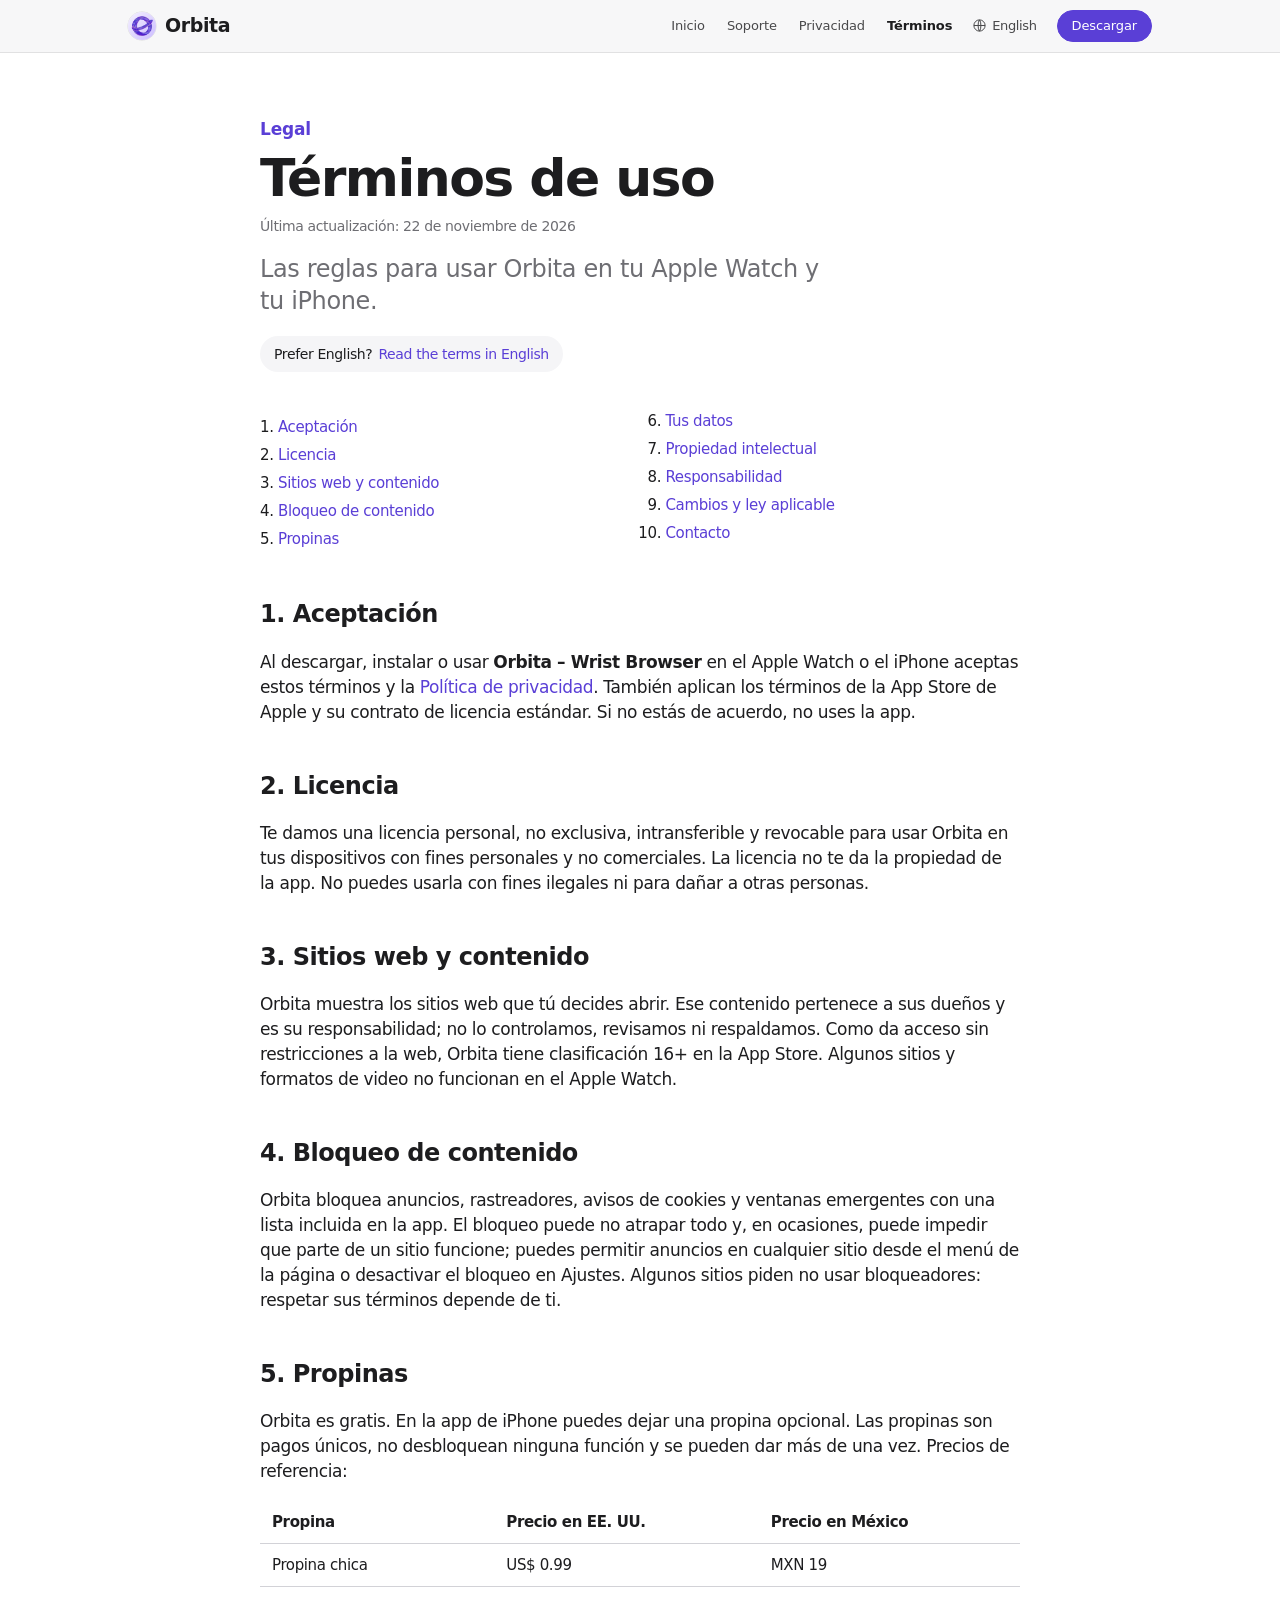
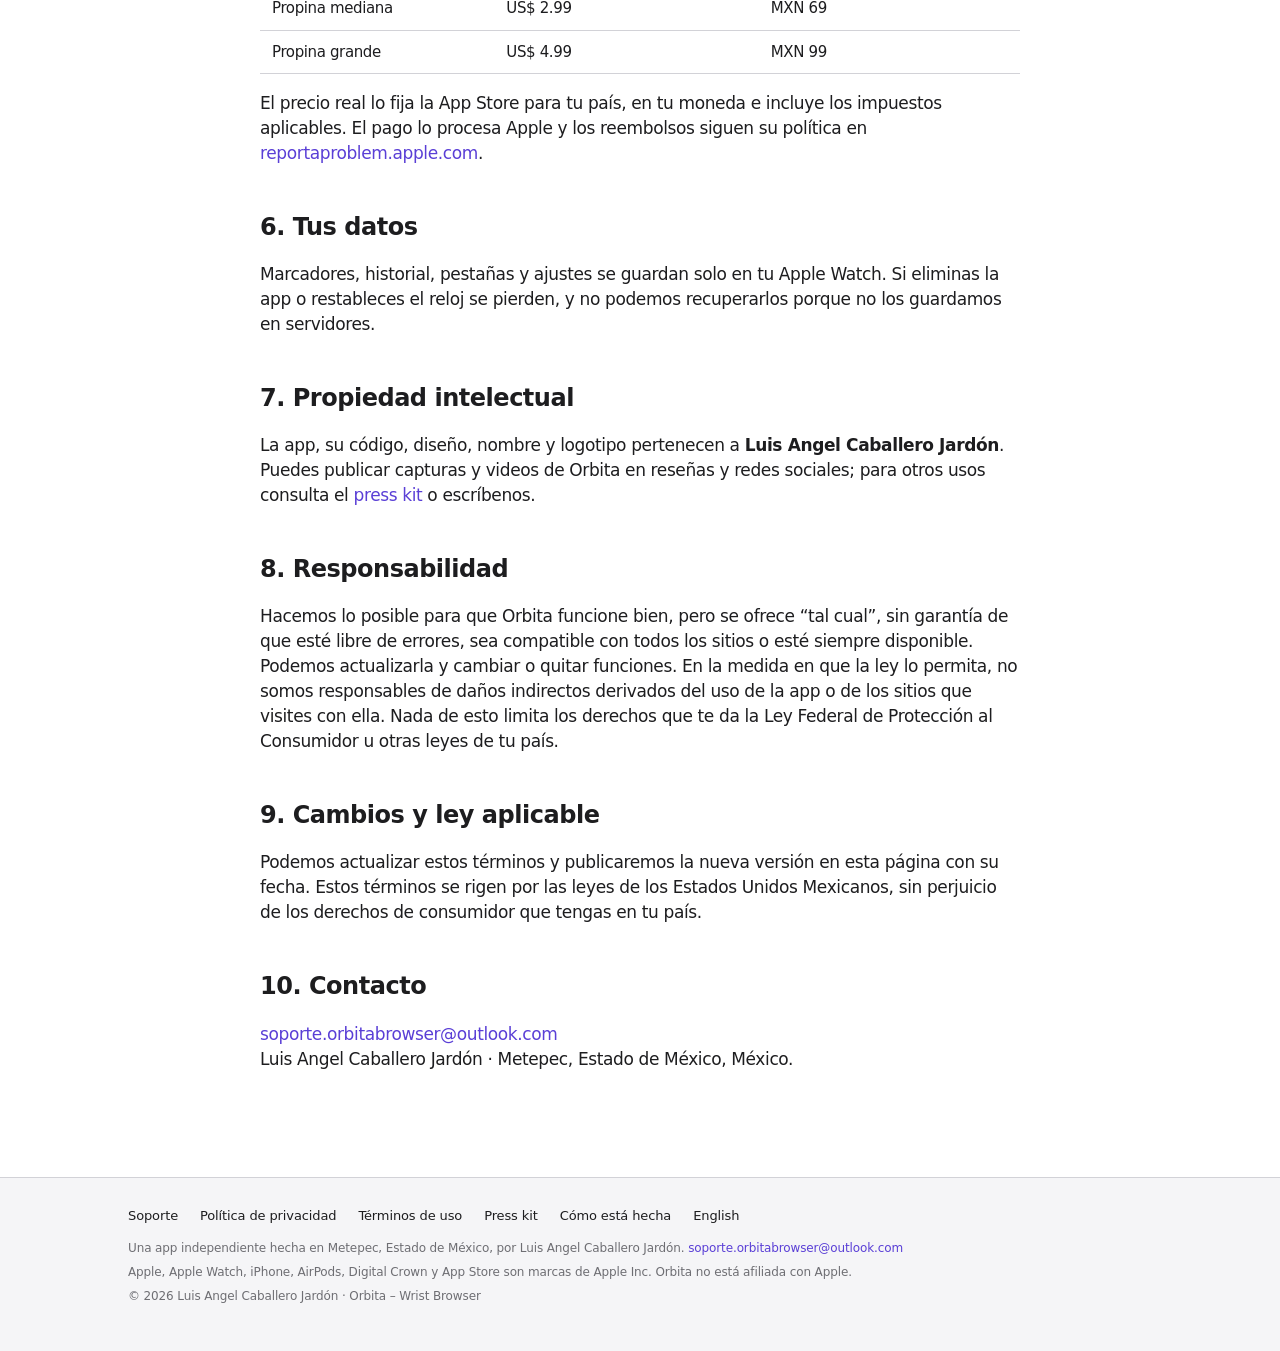
<file: es/terms.html>
<!DOCTYPE html>
<html lang="es">
<head>
  <meta charset="utf-8">
  <meta name="viewport" content="width=device-width, initial-scale=1, viewport-fit=cover">
  <meta name="color-scheme" content="light dark">
  <title>Términos de uso · Orbita – Wrist Browser</title>
  <meta name="description" content="Los términos para usar Orbita – Wrist Browser en el Apple Watch y el iPhone, incluidas las propinas opcionales.">
  <meta name="theme-color" content="#efeaff" media="(prefers-color-scheme: light)">
  <meta name="theme-color" content="#000000" media="(prefers-color-scheme: dark)">
  <link rel="canonical" href="https://llcaballeroll.github.io/orbita_browser_web/es/terms.html">
  <link rel="alternate" hreflang="en" href="https://llcaballeroll.github.io/orbita_browser_web/terms.html">
  <link rel="alternate" hreflang="es" href="https://llcaballeroll.github.io/orbita_browser_web/es/terms.html">
  <link rel="alternate" hreflang="x-default" href="https://llcaballeroll.github.io/orbita_browser_web/terms.html">

  <meta property="og:type" content="website">
  <meta property="og:site_name" content="Orbita – Wrist Browser">
  <meta property="og:locale" content="es_MX">
  <meta property="og:title" content="Términos de uso · Orbita – Wrist Browser">
  <meta property="og:description" content="Los términos para usar Orbita – Wrist Browser en el Apple Watch y el iPhone, incluidas las propinas opcionales.">
  <meta property="og:url" content="https://llcaballeroll.github.io/orbita_browser_web/es/terms.html">
  <meta property="og:image" content="https://llcaballeroll.github.io/orbita_browser_web/assets/img/og-image.jpg">
  <meta property="og:image:width" content="1200">
  <meta property="og:image:height" content="630">
  <meta name="twitter:card" content="summary_large_image">
  <meta name="apple-itunes-app" content="app-id=6825872586">

  <link rel="icon" type="image/png" sizes="32x32" href="../assets/img/favicon-32.png">
  <link rel="icon" type="image/png" sizes="192x192" href="../assets/img/icon-192.png">
  <link rel="apple-touch-icon" href="../assets/img/apple-touch-icon.png">
  <link rel="stylesheet" href="../css/styles.css">
</head>
<body>
  <a class="skip-link" href="#main">Saltar al contenido</a>

  <header class="nav">
    <nav class="wrap nav-inner" aria-label="Principal">
      <a class="brand" href="./"><img src="../assets/img/icon-192.png" alt="" width="28" height="28">Orbita</a>
      <div class="nav-links">
        <a href="./">Inicio</a>
        <a href="support.html">Soporte</a>
        <a href="privacy.html">Privacidad</a>
        <a href="terms.html" aria-current="page">Términos</a>
      </div>
      <a class="lang" href="../terms.html" hreflang="en" lang="en"><svg viewBox="0 0 24 24" aria-hidden="true"><circle cx="12" cy="12" r="9"/><path d="M3 12h18M12 3c3 3 3 15 0 18M12 3c-3 3-3 15 0 18"/></svg><span>English</span></a>
      <a class="btn" href="https://apps.apple.com/us/app/orbita-wrist-browser/id6825872586" target="_blank" rel="noopener">Descargar</a>
    </nav>
  </header>

  <main id="main" class="doc">
    <div class="wrap">
      <p class="eyebrow">Legal</p>
      <h1>Términos de uso</h1>
      <p class="updated">Última actualización: 22 de noviembre de 2026</p>
      <p class="lead">Las reglas para usar Orbita en tu Apple Watch y tu iPhone.</p>
      <p class="notice" lang="en">Prefer English? <a href="../terms.html" hreflang="en">Read the terms in English</a></p>
      <nav class="toc" aria-label="Contenido"><ol><li><a href="#acceptance">Aceptación</a></li><li><a href="#license">Licencia</a></li><li><a href="#web">Sitios web y contenido</a></li><li><a href="#blocking">Bloqueo de contenido</a></li><li><a href="#tips">Propinas</a></li><li><a href="#data">Tus datos</a></li><li><a href="#ip">Propiedad intelectual</a></li><li><a href="#liability">Responsabilidad</a></li><li><a href="#changes">Cambios y ley aplicable</a></li><li><a href="#contact">Contacto</a></li></ol></nav>

      <h2 id="acceptance">1. Aceptación</h2>
      <p>Al descargar, instalar o usar <strong>Orbita – Wrist Browser</strong> en el Apple Watch o el iPhone aceptas estos términos y la <a href="privacy.html">Política de privacidad</a>. También aplican los términos de la App Store de Apple y su contrato de licencia estándar. Si no estás de acuerdo, no uses la app.</p>

      <h2 id="license">2. Licencia</h2>
      <p>Te damos una licencia personal, no exclusiva, intransferible y revocable para usar Orbita en tus dispositivos con fines personales y no comerciales. La licencia no te da la propiedad de la app. No puedes usarla con fines ilegales ni para dañar a otras personas.</p>

      <h2 id="web">3. Sitios web y contenido</h2>
      <p>Orbita muestra los sitios web que tú decides abrir. Ese contenido pertenece a sus dueños y es su responsabilidad; no lo controlamos, revisamos ni respaldamos. Como da acceso sin restricciones a la web, Orbita tiene clasificación 16+ en la App Store. Algunos sitios y formatos de video no funcionan en el Apple Watch.</p>

      <h2 id="blocking">4. Bloqueo de contenido</h2>
      <p>Orbita bloquea anuncios, rastreadores, avisos de cookies y ventanas emergentes con una lista incluida en la app. El bloqueo puede no atrapar todo y, en ocasiones, puede impedir que parte de un sitio funcione; puedes permitir anuncios en cualquier sitio desde el menú de la página o desactivar el bloqueo en Ajustes. Algunos sitios piden no usar bloqueadores: respetar sus términos depende de ti.</p>

      <h2 id="tips">5. Propinas</h2>
      <p>Orbita es gratis. En la app de iPhone puedes dejar una propina opcional. Las propinas son pagos únicos, no desbloquean ninguna función y se pueden dar más de una vez. Precios de referencia:</p>
      <div class="table-scroll">
        <table>
          <thead><tr><th>Propina</th><th>Precio en EE. UU.</th><th>Precio en México</th></tr></thead>
          <tbody>
            <tr><td>Propina chica</td><td>US$ 0.99</td><td>MXN 19</td></tr>
            <tr><td>Propina mediana</td><td>US$ 2.99</td><td>MXN 69</td></tr>
            <tr><td>Propina grande</td><td>US$ 4.99</td><td>MXN 99</td></tr>
          </tbody>
        </table>
      </div>
      <p>El precio real lo fija la App Store para tu país, en tu moneda e incluye los impuestos aplicables. El pago lo procesa Apple y los reembolsos siguen su política en <a href="https://reportaproblem.apple.com" target="_blank" rel="noopener">reportaproblem.apple.com</a>.</p>

      <h2 id="data">6. Tus datos</h2>
      <p>Marcadores, historial, pestañas y ajustes se guardan solo en tu Apple Watch. Si eliminas la app o restableces el reloj se pierden, y no podemos recuperarlos porque no los guardamos en servidores.</p>

      <h2 id="ip">7. Propiedad intelectual</h2>
      <p>La app, su código, diseño, nombre y logotipo pertenecen a <strong>Luis Angel Caballero Jardón</strong>. Puedes publicar capturas y videos de Orbita en reseñas y redes sociales; para otros usos consulta el <a href="../presskit.html">press kit</a> o escríbenos.</p>

      <h2 id="liability">8. Responsabilidad</h2>
      <p>Hacemos lo posible para que Orbita funcione bien, pero se ofrece “tal cual”, sin garantía de que esté libre de errores, sea compatible con todos los sitios o esté siempre disponible. Podemos actualizarla y cambiar o quitar funciones. En la medida en que la ley lo permita, no somos responsables de daños indirectos derivados del uso de la app o de los sitios que visites con ella. Nada de esto limita los derechos que te da la Ley Federal de Protección al Consumidor u otras leyes de tu país.</p>

      <h2 id="changes">9. Cambios y ley aplicable</h2>
      <p>Podemos actualizar estos términos y publicaremos la nueva versión en esta página con su fecha. Estos términos se rigen por las leyes de los Estados Unidos Mexicanos, sin perjuicio de los derechos de consumidor que tengas en tu país.</p>

      <h2 id="contact">10. Contacto</h2>
      <p><a href="mailto:soporte.orbitabrowser@outlook.com?subject=Orbita%20-%20T%C3%A9rminos">soporte.orbitabrowser@outlook.com</a><br>Luis Angel Caballero Jardón · Metepec, Estado de México, México.</p>
    </div>
  </main>

  <footer class="footer">
    <div class="wrap">
      <div class="footer-links">
        <a href="support.html">Soporte</a>
        <a href="privacy.html">Política de privacidad</a>
        <a href="terms.html">Términos de uso</a>
        <a href="../presskit.html">Press kit</a>
        <a href="../technical.html">Cómo está hecha</a>
        <a href="../terms.html" hreflang="en" lang="en">English</a>
      </div>
      <p>Una app independiente hecha en Metepec, Estado de México, por Luis Angel Caballero Jardón. <a href="mailto:soporte.orbitabrowser@outlook.com">soporte.orbitabrowser@outlook.com</a></p>
      <p>Apple, Apple Watch, iPhone, AirPods, Digital Crown y App Store son marcas de Apple Inc. Orbita no está afiliada con Apple.</p>
      <p>© 2026 Luis Angel Caballero Jardón · Orbita – Wrist Browser</p>
    </div>
  </footer>
</body>
</html>
</file>
<file: css/styles.css>
/* Orbita – Wrist Browser · sitio web
   Chasis inspirado en apple.com (como Versa): mosaicos a todo lo ancho que alternan
   claro y oscuro, tipografía del sistema con tracking negativo en titulares y un solo
   color de acción: el violeta del icono. El reloj y el iPhone se dibujan en CSS;
   las capturas van crudas dentro. */

:root {
  color-scheme: light dark;

  /* Tonos crudos */
  --white: #ffffff;
  --parchment: #f5f5f7;
  --lavender: #efeaff;       /* fondo del icono */
  --lavender-2: #e2d9ff;
  --ink: #1d1d1f;
  --ink-muted: #6e6e73;      /* 4.9:1 sobre blanco */
  --hairline: #d2d2d7;
  --black: #000000;
  --tile: #161617;
  --night: #0d0b1a;          /* noche violeta para mosaicos oscuros */
  --on-dark: #f5f5f7;
  --on-dark-muted: #a1a1a6;  /* 7.6:1 sobre negro */
  --violet-light: #5a3fd6;   /* 6.6:1 sobre blanco, 5.6:1 sobre lavanda */
  --violet-dark: #a597ff;    /* 8.2:1 sobre negro (el #8b78ff de la app, aclarado para texto) */

  /* Superficies de la página (cambian con el tema del sistema) */
  --bg: var(--white);
  --bg-alt: var(--parchment);
  --text: var(--ink);
  --text-muted: var(--ink-muted);
  --accent: var(--violet-light);
  --line: var(--hairline);
  --nav-bg: rgb(245 245 247 / 0.8);
  --hero-a: var(--lavender);
  --hero-b: var(--lavender-2);

  /* Titanio del reloj y del iPhone */
  --ti-1: #e9e6e1;
  --ti-2: #a9a59f;
  --ti-3: #6f6c68;
  --band: #a89cf0;          /* correa lavanda, como el icono */

  @media (prefers-color-scheme: dark) {
    --bg: var(--black);
    --bg-alt: var(--tile);
    --text: var(--on-dark);
    --text-muted: var(--on-dark-muted);
    --accent: var(--violet-dark);
    --line: #424245;
    --nav-bg: rgb(22 22 23 / 0.8);
    --hero-a: #0f0c22;
    --hero-b: #1c1540;
    /* titanio negro */
    --ti-1: #5a5856;
    --ti-2: #2f2e2d;
    --ti-3: #161616;
    --band: #2d2a3d;
  }

  --font: system-ui, -apple-system, BlinkMacSystemFont, "SF Pro Text", "Segoe UI", Inter, Roboto, sans-serif;
  --radius-card: 18px;
  --wrap: 1024px;

  accent-color: var(--accent);
  scrollbar-color: color-mix(in srgb, var(--text) 40%, transparent) transparent;
}

*, *::before, *::after { box-sizing: border-box; }
html { -webkit-text-size-adjust: 100%; text-size-adjust: 100%; }
@media (prefers-reduced-motion: no-preference) { html { scroll-behavior: smooth; } }

body {
  margin: 0;
  font-family: var(--font);
  font-size: 17px;
  line-height: 1.47;
  letter-spacing: -0.022em;
  background: var(--bg);
  color: var(--text);
  -webkit-font-smoothing: antialiased;
  overflow-x: clip;
}

img { max-width: 100%; height: auto; display: block; }
a { color: var(--accent); text-decoration: none; }
a:hover { text-decoration: underline; }
:focus-visible { outline: 2px solid var(--accent); outline-offset: 3px; border-radius: 6px; }

.skip-link {
  position: absolute; left: 12px; top: -60px; z-index: 100;
  background: var(--text); color: var(--bg); padding: 10px 16px; border-radius: 8px;
}
.skip-link:focus { top: 12px; }
.visually-hidden { position: absolute !important; width: 1px; height: 1px; overflow: hidden; clip-path: inset(50%); white-space: nowrap; }

.wrap { width: min(100% - 32px, var(--wrap)); margin-inline: auto; }

/* ---------- Navegación: barra delgada con vidrio ---------- */
.nav {
  position: sticky; top: 0; z-index: 50;
  background: var(--nav-bg);
  backdrop-filter: saturate(180%) blur(20px);
  -webkit-backdrop-filter: saturate(180%) blur(20px);
  border-bottom: 1px solid color-mix(in srgb, var(--text) 10%, transparent);
}
.nav-inner { display: flex; align-items: center; gap: 20px; height: 52px; }
.brand { display: flex; align-items: center; gap: 9px; color: var(--text); font-weight: 600; font-size: 19px; letter-spacing: -0.02em; white-space: nowrap; }
.brand:hover { text-decoration: none; }
.brand img { width: 28px; height: 28px; border-radius: 50%; box-shadow: 0 0 0 0.5px rgb(0 0 0 / 0.12); }
.nav-links { display: flex; gap: 22px; margin-left: auto; font-size: 13px; letter-spacing: -0.01em; }
.nav-links a, .lang { color: var(--text); opacity: 0.8; }
.nav-links a:hover, .lang:hover { opacity: 1; text-decoration: none; }
.nav-links a[aria-current="page"] { opacity: 1; font-weight: 600; }
.lang { display: inline-flex; align-items: center; gap: 5px; font-size: 13px; white-space: nowrap; }
.lang svg { width: 15px; height: 15px; fill: none; stroke: currentColor; stroke-width: 1.6; }
.nav .btn { padding: 5px 14px; font-size: 13px; min-height: 30px; }
@media (max-width: 760px) {
  .nav-links { display: none; }
  .nav .lang { margin-left: auto; }
}
@media (max-width: 480px) {
  .nav-inner { gap: 12px; }
  .nav .lang span { position: absolute; width: 1px; height: 1px; overflow: hidden; clip-path: inset(50%); white-space: nowrap; }
  .nav .lang svg { width: 20px; height: 20px; }
  .nav .lang { min-width: 32px; min-height: 32px; justify-content: center; }
}

/* ---------- Botones ---------- */
.btn {
  display: inline-flex; align-items: center; justify-content: center; gap: 8px;
  min-height: 44px; padding: 11px 22px; border-radius: 980px;
  background: var(--accent); color: var(--bg);
  font-size: 17px; font-weight: 400; letter-spacing: -0.01em;
  border: 1px solid var(--accent);
  transition: transform 0.15s ease, background-color 0.2s ease, color 0.2s ease;
  touch-action: manipulation;
}
.btn:hover { text-decoration: none; }
.btn:active { transform: scale(0.97); }
.btn.ghost { background: transparent; color: var(--accent); }
.btn.ghost:hover { background: var(--accent); color: var(--bg); }
.btn-row { display: flex; flex-wrap: wrap; gap: 12px; justify-content: center; margin-top: 28px; }

/* Insignia de App Store (negra, como la oficial) */
.stores { display: flex; flex-wrap: wrap; gap: 12px; justify-content: center; margin-top: 30px; }
.store {
  display: inline-flex; align-items: center; gap: 10px;
  min-height: 54px; padding: 7px 20px 7px 15px; border-radius: 12px;
  background: #000; color: #fff; border: 1px solid #a6a6a6;
  line-height: 1.05; text-align: left;
  transition: transform 0.15s ease;
}
.store:hover { text-decoration: none; }
.store:active { transform: scale(0.97); }
.store svg { width: 26px; height: 26px; flex: none; }
.store small { display: block; font-size: 11px; letter-spacing: 0; opacity: 0.9; }
.store strong { display: block; font-size: 21px; font-weight: 600; letter-spacing: -0.02em; }
.fineprint { margin: 14px auto 0; font-size: 14px; color: var(--text-muted); max-width: 62ch; text-wrap: balance; }

/* ---------- Mosaicos ---------- */
.tile { padding: 88px 0 0; overflow: hidden; text-align: center; position: relative; }
.tile.alt { background: var(--bg-alt); }
.tile.pad { padding-bottom: 88px; }
.tile.dark {
  background: var(--night); color: var(--on-dark);
  --text: var(--on-dark); --text-muted: var(--on-dark-muted); --accent: var(--violet-dark);
  --bg: var(--night); --bg-alt: rgb(255 255 255 / 0.06); --line: #3a3650;
  --band: #2d2a3d;
  color-scheme: dark;
}
.tile.black { background: var(--black); --bg: var(--black); }

.eyebrow { font-size: 17px; font-weight: 600; color: var(--accent); margin: 0 0 8px; letter-spacing: -0.01em; }
h1, h2, h3 { margin: 0; font-weight: 600; text-wrap: balance; }
.display { font-size: clamp(42px, 7.4vw, 84px); line-height: 1.04; letter-spacing: -0.038em; }
.headline { font-size: clamp(32px, 5vw, 56px); line-height: 1.07; letter-spacing: -0.03em; }
.lead { font-size: clamp(19px, 2.4vw, 24px); line-height: 1.35; color: var(--text-muted); margin: 16px auto 0; max-width: 40ch; text-wrap: pretty; letter-spacing: -0.015em; }
.grad { background: linear-gradient(100deg, #5a3fd6, #8b78ff 55%, #5a3fd6); -webkit-background-clip: text; background-clip: text; color: transparent; }
@media (prefers-color-scheme: dark) { .grad { background-image: linear-gradient(100deg, #b9adff, #8b78ff 55%, #c9c0ff); } }
.tile.dark .grad { background-image: linear-gradient(100deg, #b9adff, #8b78ff 55%, #c9c0ff); }

/* ---------- Hero ---------- */
.hero { background: radial-gradient(120% 80% at 50% 0%, var(--hero-a) 0%, var(--hero-b) 100%); padding-top: 72px; }
.hero .app-icon { width: 92px; height: 92px; border-radius: 50%; margin: 0 auto 22px; box-shadow: 0 10px 30px rgb(90 63 214 / 0.25), 0 0 0 0.5px rgb(0 0 0 / 0.1); }
.hero-stage { position: relative; display: grid; place-items: center; margin-top: 48px; padding-bottom: 72px; }
.hero-stage .orbit {
  position: absolute; width: min(108vw, 620px); top: 50%; left: 50%; translate: -50% -54%;
  opacity: 0.8; pointer-events: none;
  filter: drop-shadow(0 30px 60px rgb(90 63 214 / 0.28));
}
.hero-stage .aw { position: relative; font-size: clamp(15px, 2.9vw, 25px); }

/* ---------- Apple Watch Ultra en CSS ----------
   Todo se mide en em: cambia font-size en .aw y escala completo.
   Pantalla 422x514 (proporción de la captura). */
.aw { position: relative; width: 15.2em; margin: 0 auto; padding: 4.2em 0.75em; }
.aw::before, .aw::after { /* correa arriba y abajo, se desvanece */
  content: ""; position: absolute; left: 50%; translate: -50% 0; width: 10.2em; height: 5.4em;
  background:
    repeating-linear-gradient(180deg, transparent 0 0.62em, rgb(0 0 0 / 0.16) 0.62em 0.7em),
    linear-gradient(90deg, color-mix(in srgb, var(--band) 80%, #000), var(--band) 18% 82%, color-mix(in srgb, var(--band) 80%, #000));
  z-index: 0;
}
.aw::before { top: 0; border-radius: 0.6em 0.6em 0 0; -webkit-mask-image: linear-gradient(transparent, #000 75%); mask-image: linear-gradient(transparent, #000 75%); }
.aw::after { bottom: 0; border-radius: 0 0 0.6em 0.6em; -webkit-mask-image: linear-gradient(#000 25%, transparent); mask-image: linear-gradient(#000 25%, transparent); }
.aw-case {
  position: relative; z-index: 1; padding: 0.42em; border-radius: 3.2em;
  background: linear-gradient(145deg, var(--ti-1), var(--ti-2) 45%, var(--ti-3) 100%);
  box-shadow: 0 1.6em 3.2em rgb(20 10 60 / 0.28), inset 0 0 0 0.06em rgb(255 255 255 / 0.35), inset 0 -0.1em 0.2em rgb(0 0 0 / 0.3);
}
.aw-glass { padding: 0.78em; border-radius: 2.85em; background: #000; box-shadow: inset 0 0 0 0.05em rgb(255 255 255 / 0.12); position: relative; overflow: hidden; }
.aw-glass::after { /* reflejo del zafiro */
  content: ""; position: absolute; inset: 0; border-radius: inherit; pointer-events: none;
  background: linear-gradient(155deg, rgb(255 255 255 / 0.13) 0%, transparent 28%);
}
.aw-screen { position: relative; border-radius: 1.9em; overflow: hidden; aspect-ratio: 422 / 514; background: #000; }
.aw-screen img { width: 100%; height: 100%; object-fit: cover; }
.aw i { position: absolute; z-index: -1; display: block; }
.aw .guard { /* protector de la corona */
  right: -0.36em; top: 24%; width: 0.9em; height: 5.6em; border-radius: 0 1em 1em 0;
  background: linear-gradient(90deg, var(--ti-3), var(--ti-2) 40%, var(--ti-1) 80%, var(--ti-2));
}
.aw .crown {
  right: -0.84em; top: calc(24% + 1.4em); width: 0.72em; height: 2.8em; border-radius: 0.24em; z-index: 2;
  background: repeating-linear-gradient(180deg, var(--ti-1) 0 0.11em, var(--ti-3) 0.11em 0.2em);
  box-shadow: inset -0.12em 0 0.15em rgb(0 0 0 / 0.35);
}
.aw .crown::after { content: ""; position: absolute; left: 0.2em; top: 0.9em; width: 0.32em; height: 1em; border-radius: 0.2em; background: #ff6a1a; opacity: 0.85; }
.aw .side { right: -0.3em; top: 62%; width: 0.4em; height: 3.2em; border-radius: 0 0.3em 0.3em 0; background: linear-gradient(90deg, var(--ti-3), var(--ti-1)); }
.aw .action { left: -0.32em; top: 28%; width: 0.42em; height: 2.6em; border-radius: 0.3em 0 0 0.3em; background: linear-gradient(90deg, #ff8a3d, #ff5f0f); }

/* Varias capturas en la misma pantalla: se cruzan suavemente (solo si se permite movimiento) */
.aw-screen.cycle img + img { position: absolute; inset: 0; opacity: 0; }
@media (prefers-reduced-motion: no-preference) {
  .aw-screen.cycle img { animation: cycle 12s infinite; opacity: 0; position: absolute; inset: 0; }
  .aw-screen.cycle img:first-child { position: relative; }
  .aw-screen.cycle img:nth-child(2) { animation-delay: 4s; }
  .aw-screen.cycle img:nth-child(3) { animation-delay: 8s; }
}
@keyframes cycle { 0%, 30% { opacity: 1; } 36%, 94% { opacity: 0; } 100% { opacity: 1; } }

/* ---------- iPhone en CSS ---------- */
.ip { position: relative; width: 15em; margin: 0 auto; font-size: clamp(13px, 1.6vw, 17px); }
.ip-case {
  position: relative; padding: 0.32em; border-radius: 3em;
  background: linear-gradient(145deg, var(--ti-1), var(--ti-2) 50%, var(--ti-3));
  box-shadow: 0 1.4em 3em rgb(20 10 60 / 0.22);
}
.ip-glass { padding: 0.42em; border-radius: 2.7em; background: #000; }
.ip-screen { position: relative; border-radius: 2.3em; overflow: hidden; aspect-ratio: 1320 / 2868; }
.ip-screen img { width: 100%; height: 100%; object-fit: cover; }
.ip-screen::before { /* Dynamic Island */
  content: ""; position: absolute; z-index: 1; top: 1.25%; left: 50%; translate: -50% 0;
  width: 31%; height: 3.3%; border-radius: 2em; background: #000;
}
.ip i { position: absolute; display: block; background: var(--ti-2); }
.ip .b1 { left: -0.18em; top: 18%; width: 0.22em; height: 2.2em; border-radius: 0.2em 0 0 0.2em; }
.ip .b2 { left: -0.18em; top: 26%; width: 0.22em; height: 3.4em; border-radius: 0.2em 0 0 0.2em; }
.ip .b3 { right: -0.18em; top: 24%; width: 0.22em; height: 5em; border-radius: 0 0.2em 0.2em 0; }

/* ---------- Escenarios con dispositivos ---------- */
.stage { margin: 56px auto 0; display: flex; justify-content: center; align-items: flex-end; gap: clamp(8px, 3vw, 40px); padding-bottom: 88px; }
.stage .aw { font-size: clamp(11px, 1.55vw, 16px); margin: 0; }
.stage .aw.big { font-size: clamp(14px, 2.1vw, 21px); }
.stage figure { margin: 0; }
.stage figcaption { font-size: 14px; color: var(--text-muted); margin-top: 4px; }
.stage .ip { margin: 0; }
.stage .ip.side { font-size: clamp(11px, 1.3vw, 14px); }
@media (max-width: 640px) {
  .stage .side { display: none; }
  .stage .aw.big { font-size: clamp(14px, 4.4vw, 21px); }
  .stage .ip { font-size: clamp(13px, 4.6vw, 18px); }
}

/* ---------- Tarjetas, listas, cifras ---------- */
.cards { display: grid; grid-template-columns: repeat(auto-fit, minmax(240px, 1fr)); gap: 16px; max-width: 980px; margin: 44px auto 0; text-align: left; }
.card { background: var(--bg-alt); border-radius: var(--radius-card); padding: 26px 24px; }
.tile.alt .card { background: var(--bg); }
.tile.dark .card { background: rgb(255 255 255 / 0.06); box-shadow: inset 0 0 0 1px rgb(197 186 255 / 0.12); }
.card h3 { font-size: 21px; letter-spacing: -0.02em; }
.card p { margin: 6px 0 0; color: var(--text-muted); font-size: 15px; }
.card .ico { display: block; width: 30px; height: 30px; margin-bottom: 12px; color: var(--accent); }
.ico svg, svg.ico { width: 100%; height: 100%; fill: none; stroke: currentColor; stroke-width: 1.8; stroke-linecap: round; stroke-linejoin: round; }

.split { display: grid; grid-template-columns: 1.1fr 1fr; gap: clamp(24px, 5vw, 64px); align-items: center; text-align: left; max-width: 980px; margin: 0 auto; padding-bottom: 88px; }
.split .lead { margin-left: 0; }
.split .stage { margin: 0; padding: 0; }
@media (max-width: 760px) { .split { grid-template-columns: 1fr; text-align: center; } .split .lead { margin-left: auto; } }

.checks { list-style: none; padding: 0; margin: 28px 0 0; display: grid; gap: 12px; text-align: left; }
.checks li { position: relative; padding: 16px 18px 16px 50px; border-radius: var(--radius-card); background: var(--bg-alt); }
.tile.alt .checks li { background: var(--bg); }
.checks li::before {
  content: ""; position: absolute; left: 16px; top: 17px; width: 22px; height: 22px; border-radius: 50%;
  background: var(--accent) url("data:image/svg+xml,%3Csvg xmlns='http://www.w3.org/2000/svg' viewBox='0 0 24 24' fill='none' stroke='white' stroke-width='3' stroke-linecap='round' stroke-linejoin='round'%3E%3Cpath d='m6 12 4 4 8-8'/%3E%3C/svg%3E") center / 14px no-repeat;
}
.checks strong { display: block; }
.checks span { color: var(--text-muted); font-size: 15px; }

.facts { display: grid; grid-template-columns: repeat(auto-fit, minmax(150px, 1fr)); gap: 28px; max-width: 900px; margin: 48px auto 0; }
.facts b { display: block; font-size: clamp(36px, 5vw, 52px); font-weight: 600; letter-spacing: -0.03em; line-height: 1.1; color: var(--accent); }
.facts.small b { font-size: clamp(28px, 3.2vw, 36px); white-space: nowrap; }
.facts span { color: var(--text-muted); font-size: 15px; display: block; text-wrap: balance; }

.chips { display: flex; flex-wrap: wrap; justify-content: center; gap: 8px; margin-top: 24px; padding: 0; list-style: none; }
.chip, .chips li { display: inline-block; padding: 6px 14px; border-radius: 980px; font-size: 14px; font-weight: 600; background: color-mix(in srgb, var(--text) 9%, transparent); color: var(--text); }

/* Pasos de la guía del iPhone */
.steps { counter-reset: s; list-style: none; padding: 0; margin: 28px 0 0; display: grid; grid-template-columns: repeat(auto-fit, minmax(190px, 1fr)); gap: 18px 22px; text-align: left; }
.steps li { counter-increment: s; font-size: 15px; color: var(--text-muted); }
.steps li::before { content: counter(s); display: grid; place-items: center; width: 28px; height: 28px; border-radius: 50%; background: color-mix(in srgb, var(--accent) 16%, transparent); color: var(--accent); font-weight: 600; font-size: 14px; margin-bottom: 8px; }
.steps strong { display: block; color: var(--text); font-size: 17px; }

/* Galería deslizable */
.gallery { margin-top: 40px; padding-bottom: 88px; }
.gallery-track {
  display: flex; gap: 8px; overflow-x: auto; padding: 8px max(16px, (100vw - var(--wrap)) / 2) 24px;
  scroll-snap-type: x mandatory; scroll-padding-inline: max(16px, (100vw - var(--wrap)) / 2);
  overscroll-behavior-x: contain; scrollbar-width: thin;
}
.gallery-track:focus-visible { outline-offset: -4px; }
.gallery-track figure { margin: 0; flex: 0 0 auto; scroll-snap-align: start; }
.gallery-track .aw { font-size: clamp(11px, 3.4vw, 14px); }
.gallery-track figcaption { font-size: 14px; color: var(--text-muted); margin-top: 2px; text-align: center; }
.gallery-track .aw { padding-bottom: 2.4em; }
.gallery-track .aw::after { height: 2.6em; }

/* ---------- Aparición suave: solo CSS, solo si el navegador y el usuario lo permiten ---------- */
@media (prefers-reduced-motion: no-preference) {
  @keyframes enter { from { opacity: 0.001; translate: 0 18px; } }
  .hero .enter { animation: enter 0.9s cubic-bezier(.2,.7,.2,1) backwards; }
  .hero .enter:nth-child(2) { animation-delay: 0.08s; }
  .hero .enter:nth-child(3) { animation-delay: 0.16s; }
  .hero .enter:nth-child(4) { animation-delay: 0.24s; }
  .hero .enter:nth-child(5) { animation-delay: 0.32s; }
  @keyframes float { to { translate: -50% -50%; rotate: 4deg; } }
  .hero-stage .orbit { animation: float 9s ease-in-out infinite alternate; }

  @supports ((animation-timeline: view()) and (animation-range: entry)) {
    @keyframes rise { from { opacity: 0.001; translate: 0 32px; } }
    .reveal { animation: rise auto cubic-bezier(.2,.7,.2,1) backwards; animation-timeline: view(); animation-range: entry 0% entry 55%; }
    @keyframes lift { from { translate: 0 60px; scale: 0.96; } }
    .stage .aw, .stage .ip { animation: lift auto ease-out backwards; animation-timeline: view(); animation-range: entry 0% cover 40%; }
  }
}

/* ---------- Páginas de texto (legal / soporte / prensa) ---------- */
.doc { padding: 64px 0 88px; }
.doc .wrap { max-width: 760px; }
.doc h1 { font-size: clamp(36px, 5vw, 52px); letter-spacing: -0.03em; line-height: 1.08; }
.doc .updated { color: var(--text-muted); font-size: 14px; margin-top: 10px; }
.doc .lead { margin-left: 0; }
.doc h2 { font-size: 24px; letter-spacing: -0.02em; margin: 44px 0 10px; scroll-margin-top: 72px; }
.doc h3 { font-size: 19px; margin: 24px 0 6px; }
.doc ul { padding-left: 1.2em; }
.doc li { margin: 6px 0; }
.doc code { font-size: 0.9em; }
.summary { background: var(--bg-alt); border-radius: var(--radius-card); padding: 22px 24px; margin-top: 32px; }
.summary h2 { margin-top: 0; font-size: 19px; }
.summary ul { margin: 0; }
.contact-card { display: flex; flex-wrap: wrap; align-items: center; justify-content: space-between; gap: 16px; background: var(--bg-alt); border-radius: var(--radius-card); padding: 22px 24px; margin-top: 32px; }
.contact-card p { margin: 0; }
.contact-card small { color: var(--text-muted); display: block; font-size: 14px; margin-top: 4px; }
.notice { display: inline-flex; gap: 6px; align-items: center; flex-wrap: wrap; margin-top: 18px; padding: 8px 14px; border-radius: 980px; background: var(--bg-alt); font-size: 14px; }
.toc { margin-top: 24px; font-size: 15px; columns: 2 220px; }
.toc ol { margin: 0; padding-left: 1.2em; }
.table-scroll { overflow-x: auto; margin: 16px 0; }
table { border-collapse: collapse; width: 100%; font-size: 15px; }
th, td { text-align: left; vertical-align: top; padding: 10px 12px; border-bottom: 1px solid var(--line); }
th { font-weight: 600; }
details { border-bottom: 1px solid var(--line); padding: 14px 0; }
summary { cursor: pointer; font-weight: 600; font-size: 17px; }
details p { margin: 10px 0 0; color: var(--text-muted); }
.spec { display: grid; grid-template-columns: minmax(130px, 200px) 1fr; margin: 16px 0 0; }
.spec dt, .spec dd { margin: 0; padding: 12px 0; border-bottom: 1px solid var(--line); }
.spec dt { font-weight: 600; padding-right: 16px; }
.spec dd { color: var(--text-muted); }
@media (max-width: 520px) { .spec { grid-template-columns: 1fr; } .spec dt { border-bottom: 0; padding-bottom: 0; } }
.assets { display: grid; grid-template-columns: repeat(auto-fit, minmax(210px, 1fr)); gap: 16px; margin-top: 16px; }
.asset { background: var(--bg-alt); border-radius: var(--radius-card); padding: 16px; display: flex; flex-direction: column; gap: 12px; }
.asset img { border-radius: 12px; aspect-ratio: 3 / 2; object-fit: contain; width: 100%; background: var(--lavender); }
.asset span { font-size: 15px; font-weight: 600; }
.asset small { display: block; font-weight: 400; color: var(--text-muted); font-size: 13px; }
.press-shots { display: flex; gap: 4px; overflow-x: auto; padding: 8px 2px 18px; scroll-snap-type: x mandatory; }
.press-shots figure { margin: 0; flex: 0 0 auto; scroll-snap-align: start; }
.press-shots .aw { font-size: 10px; }
pre.tree { background: var(--bg-alt); border-radius: var(--radius-card); padding: 20px; overflow-x: auto; font-size: 13px; line-height: 1.55; }

.notfound { min-height: 72vh; display: grid; place-items: center; text-align: center; padding: 64px 16px; }
.notfound .orbit { width: 180px; margin: 0 auto 12px; }
@media (prefers-reduced-motion: no-preference) {
  @keyframes spin { to { rotate: 360deg; } }
  .notfound .orbit { animation: spin 14s linear infinite; }
}

/* ---------- Pie ---------- */
.footer { background: var(--bg-alt); color: var(--text-muted); font-size: 12px; padding: 28px 0 40px; letter-spacing: -0.01em; border-top: 1px solid var(--line); }
.footer-links { display: flex; flex-wrap: wrap; gap: 8px 22px; margin-bottom: 14px; }
.footer-links a { color: var(--text); font-size: 13px; }
.footer p { margin: 6px 0; line-height: 1.5; }
@media (max-width: 520px) {
  .facts { grid-template-columns: 1fr 1fr; gap: 24px 16px; }
  .facts > :last-child:nth-child(odd) { grid-column: 1 / -1; }
}
.doc .chips { padding: 0; }
.doc .cards { grid-template-columns: repeat(auto-fit, minmax(min(100%, 300px), 1fr)); }
</file>
